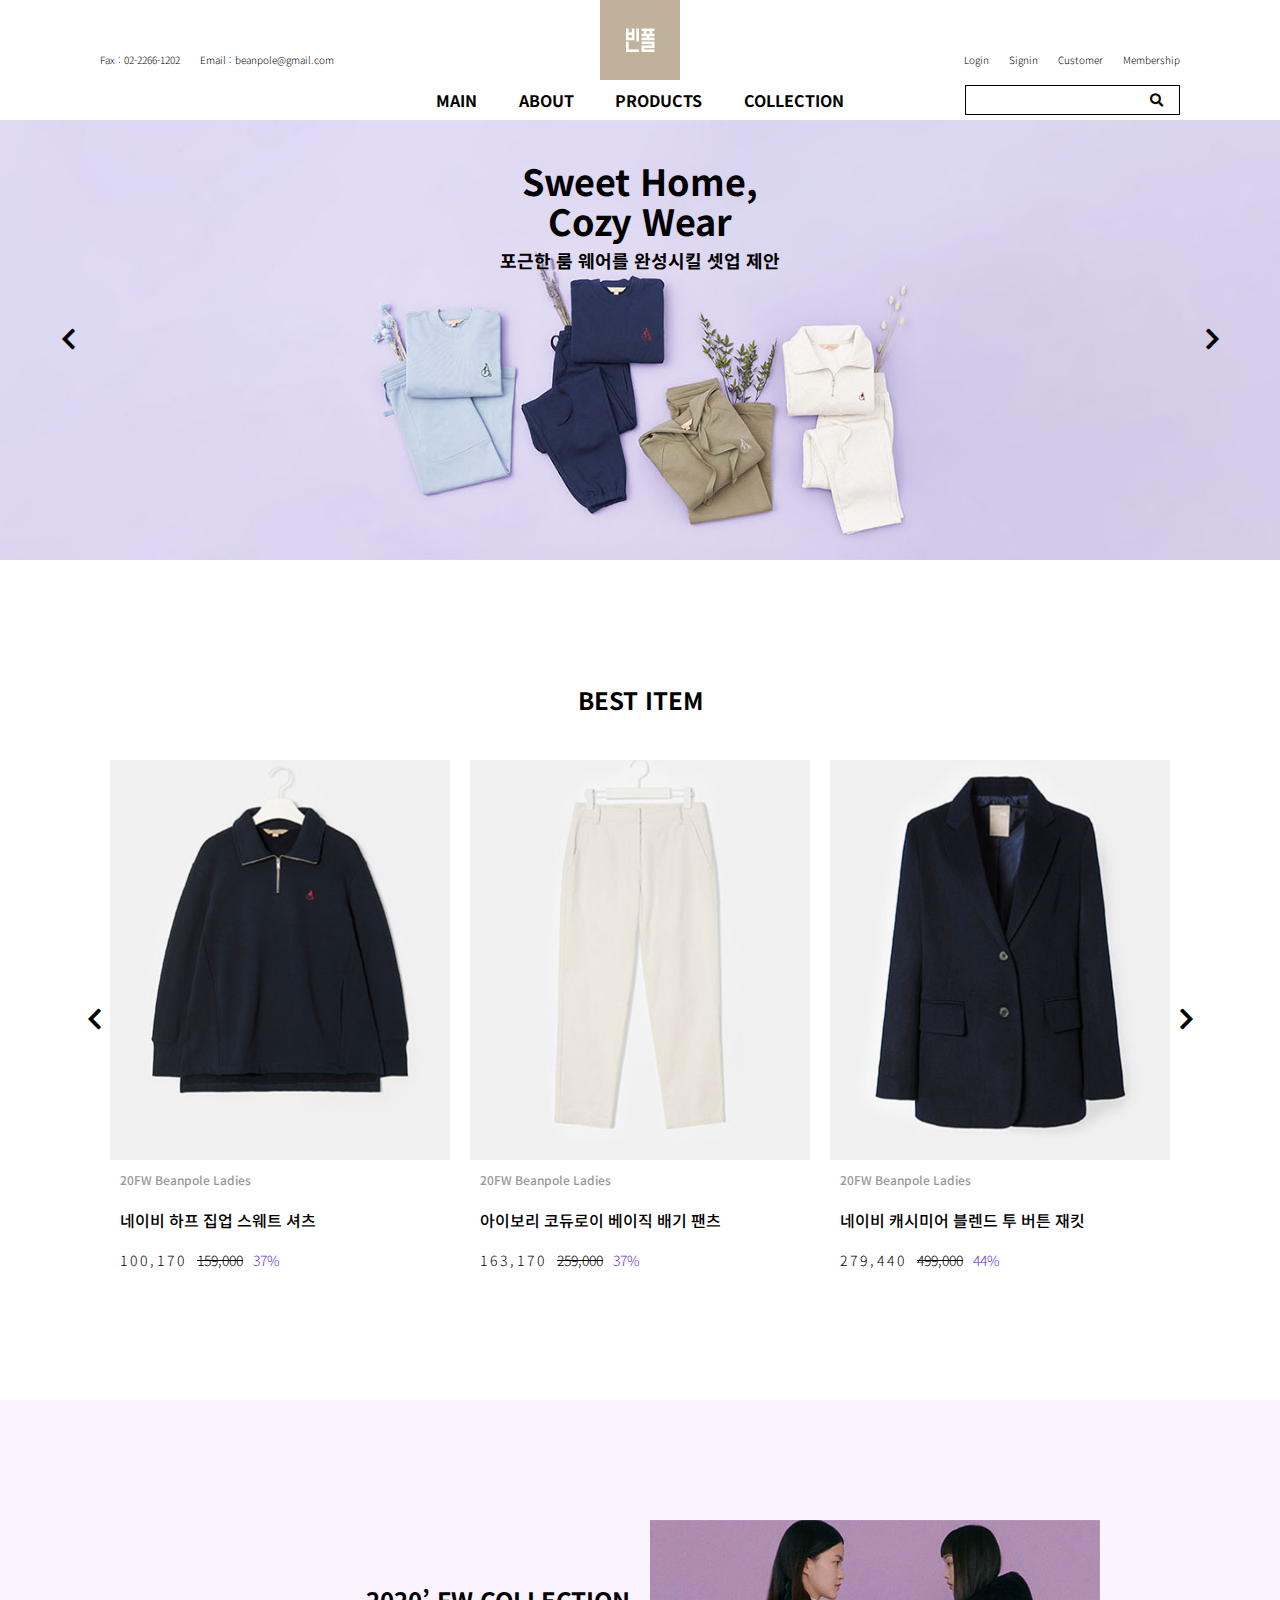
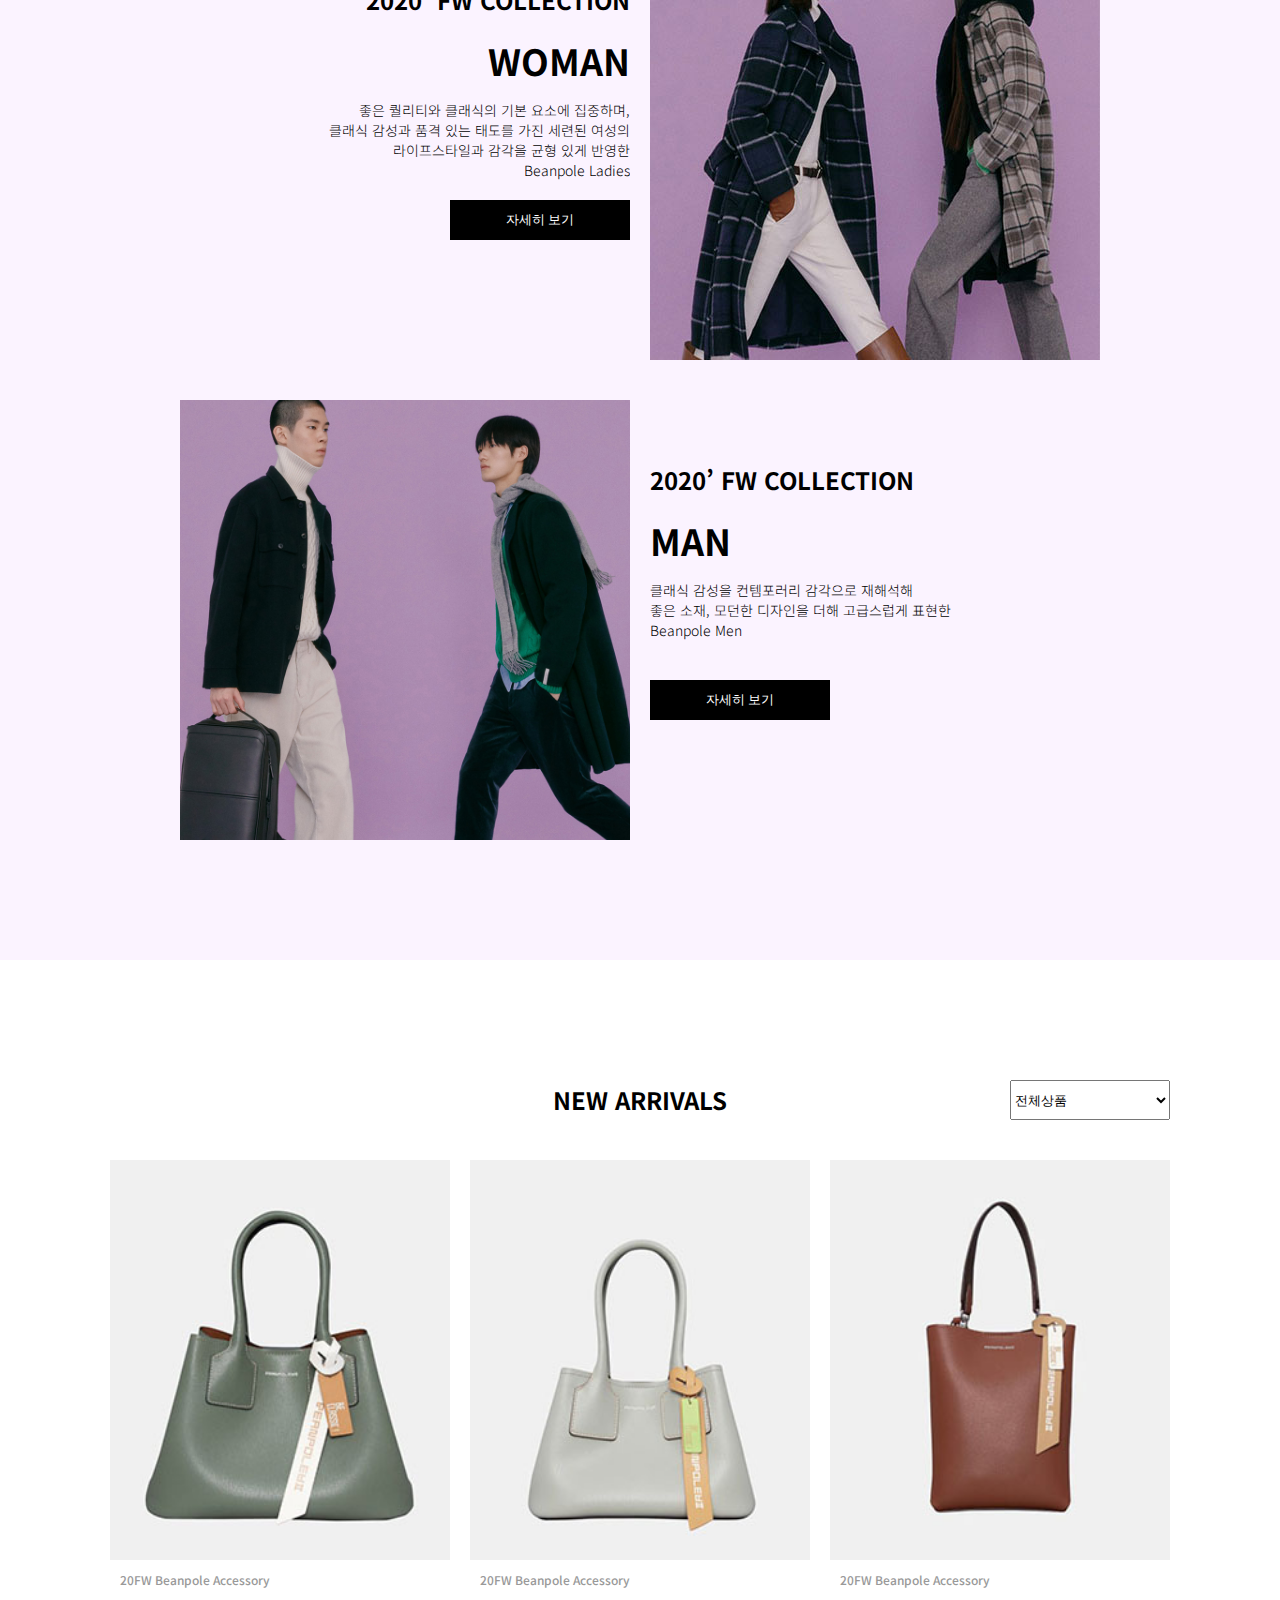
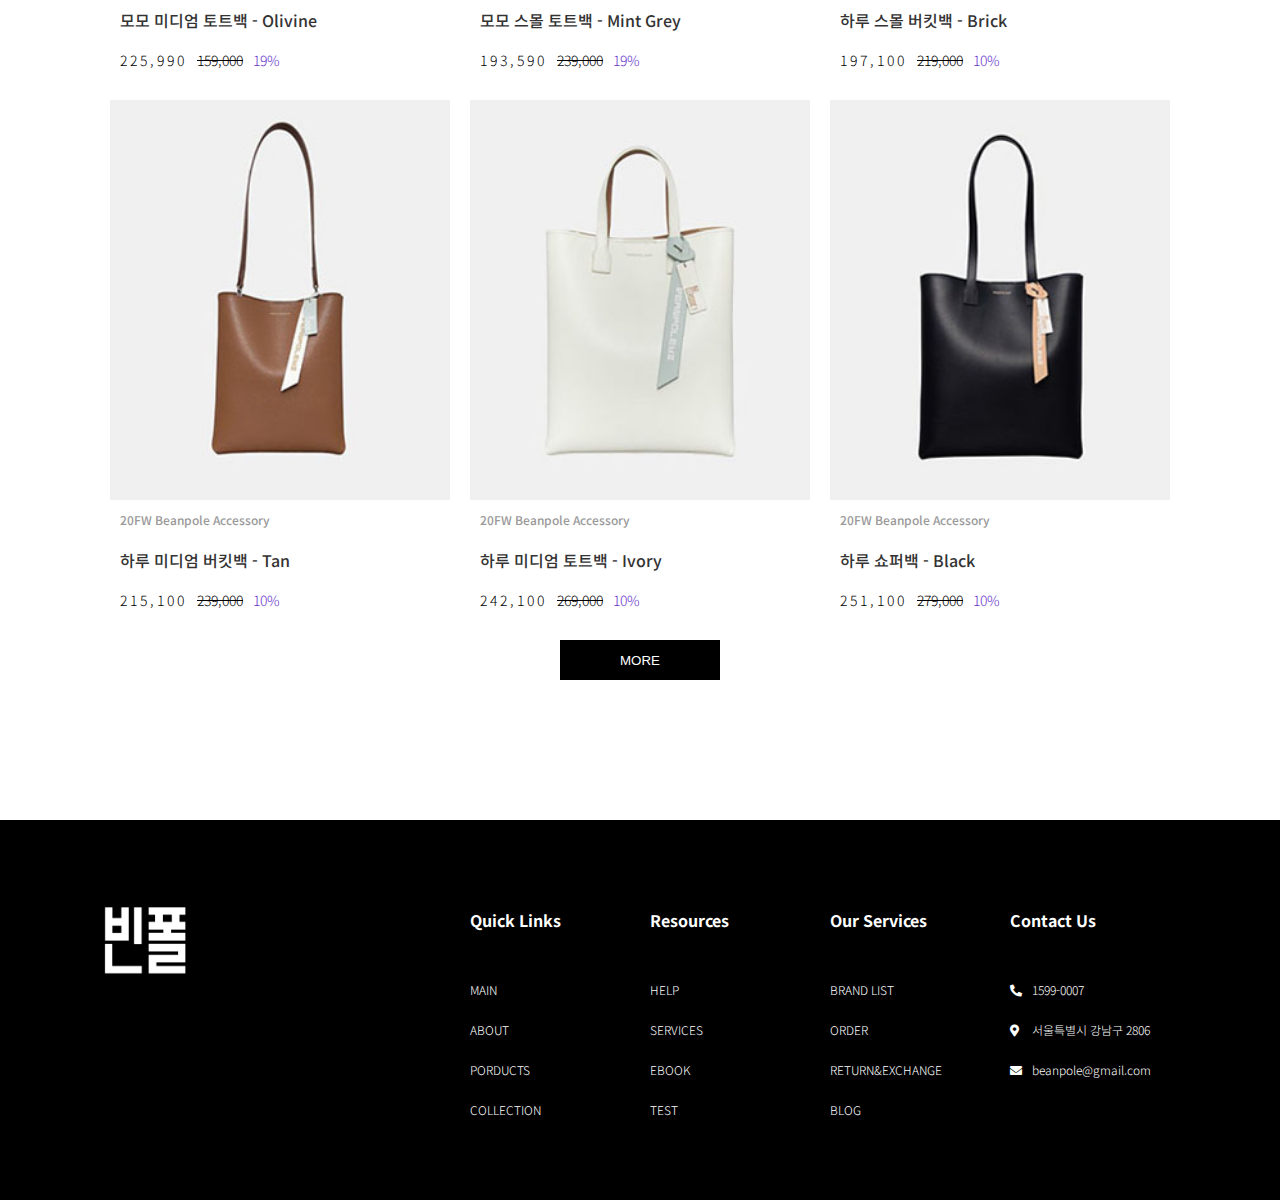
<file: demo/src/main/webapp/WEB-INF/views/beanpole/index.html>
<!DOCTYPE html>
<html lang="ko">

<head>
	<meta charset="UTF-8">
	<meta name="viewport" content="width=device-width">
	<title>Beanpole</title>
	<link rel="icon" href="img/logoB.png">
	<link rel="stylesheet" href="css/reset.css">
	<link rel="stylesheet" href="css/common.css">
	<link rel="stylesheet" href="css/index.css">
	<link rel="stylesheet" href="css/index_mx820.css" media="(max-width:820px)">
	<link rel="stylesheet" href="css/index_mx420.css" media="(max-width:420px)">
</head>

<body>
	<div class="hdrWrap">
		<div class="header">
			<ul class="fl">
				<li>Fax : 02-2266-1202</li>
				<li>Email : beanpole@gmail.com</li>
			</ul>
			
			<h1 class="logo"><a href="index.html"></a></h1>
			
			<ul class="fr">
				<li>Login</li>
				<li>Signin</li>
				<li>Customer</li>
				<li>Membership</li>
			</ul>
		</div>
	</div>

	<div class="menuWrap">
		<div class="menu">
			<ul>
				<li><a href="index.html">main</a></li>
				<li><a href="sub1.html">about</a></li>
				<li><a href="sub2.html">products</a></li>
				<li><a href="sub3.html">collection</a></li>
			</ul>
			<div class="sns">
				<input type="search">
				<button><i class="fas fa-search"></i></button>
			</div>
		</div>
	</div>
	
	<div class="mnWrap">
		<div class="main">
			<div class="image">
				<div class="header">
					<h2>Sweet Home,<br> Cozy Wear</h2>
					<h4>포근한 룸 웨어를 완성시킬 셋업 제안</h4>
				</div>
			</div>
			<div class="btnGroup">
				<button class="btPrev">
					<i class="fas fa-chevron-left"></i>
				</button>
				<button class="btNext">
					<i class="fas fa-chevron-right"></i>
				</button>
			</div>
		</div>
	</div>

	<div class="content cnt1">
		<div class="header">
			<h3>BEST ITEM</h3>
		</div>
		<div class="section clear">
			<div class="article">
				<div class="image i1"></div>
				<div class="segment">
					<h6>20FW Beanpole Ladies</h6>
					<h5>네이비 하프 집업 스웨트 셔츠</h5>
					<ul>
						<li>100,170</li>
						<li><del>159,000</del></li>
						<li>37%</li>
					</ul>
				</div>
			</div>
			<div class="article">
				<div class="image i2"></div>
				<div class="segment">
					<h6>20FW Beanpole Ladies</h6>
					<h5>아이보리 코듀로이 베이직 배기 팬츠</h5>
					<ul>
						<li>163,170</li>
						<li><del>259,000</del></li>
						<li>37%</li>
					</ul>
				</div>
			</div>
			<div class="article">
				<div class="image i3"></div>
				<div class="segment">
					<h6>20FW Beanpole Ladies</h6>
					<h5>네이비 캐시미어 블렌드 투 버튼 재킷</h5>
					<ul>
						<li>279,440</li>
						<li><del>499,000</del></li>
						<li>44%</li>
					</ul>
				</div>
			</div>
			<div class="btnGroup">
				<button class="btPrev">
					<i class="fas fa-chevron-left"></i>
				</button>
				<button class="btNext">
					<i class="fas fa-chevron-right"></i>
				</button>
			</div>
		</div>
	</div>

	<div class="content cnt2">
		<div class="section">
			<div class="article">
				<div class="image i1"></div>
				<div class="segment">
					<h3>2020’ Fw collection</h3>
					<h2>woman</h2>
					<p>
						좋은 퀄리티와 클래식의 기본 요소에 집중하며,
						<br>클래식 감성과 품격 있는 태도를 가진 세련된 여성의
						<br>라이프스타일과 감각을 균형 있게 반영한
						<br>Beanpole Ladies
					</p>
					<div class="btn">
						<button>자세히 보기</button>
					</div>
				</div>
			</div>
			<div class="article">
				<div class="image i2"></div>
				<div class="segment">
					<h3>2020’ Fw collection</h3>
					<h2>man</h2>
					<p>
						클래식 감성을 컨템포러리 감각으로 재해석해
						<br>좋은 소재, 모던한 디자인을 더해 고급스럽게 표현한
						<br>Beanpole Men
					</p>
					<div class="btn">
						<button>자세히 보기</button>
					</div>
				</div>
			</div>
		</div>
	</div>

	<div class="content cnt3">
		<div class="header">
			<h3>new Arrivals</h3>
			<div class="slt">
				<select name="" id="">
					<option value="all">전체상품</option>
					<option value="outer">outer</option>
					<option value="top">top</option>
					<option value="pants">pants</option>
					<option value="acc">acc</option>
					<option value="bag">bag</option>
				</select>
			</div>
		</div>
		<div class="section">
			<div class="article">
				<div class="image i1"></div>
				<div class="segment">
					<h6>20FW Beanpole Accessory</h6>
					<h5>모모 미디엄 토트백 - Olivine</h5>
					<ul>
						<li>225,990</li>
						<li><del>159,000</del></li>
						<li>19%</li>
					</ul>
				</div>
			</div>
			<div class="article">
				<div class="image i2"></div>
				<div class="segment">
					<h6>20FW Beanpole Accessory</h6>
					<h5>모모 스몰 토트백 - Mint Grey</h5>
					<ul>
						<li>193,590</li>
						<li><del>239,000</del></li>
						<li>19%</li>
					</ul>
				</div>
			</div>
			<div class="article">
				<div class="image i3"></div>
				<div class="segment">
					<h6>20FW Beanpole Accessory</h6>
					<h5>하루 스몰 버킷백 - Brick</h5>
					<ul>
						<li>197,100</li>
						<li><del>219,000</del></li>
						<li>10%</li>
					</ul>
				</div>
			</div>
			<div class="article">
				<div class="image i4"></div>
				<div class="segment">
					<h6>20FW Beanpole Accessory</h6>
					<h5>하루 미디엄 버킷백 - Tan</h5>
					<ul>
						<li>215,100</li>
						<li><del>239,000</del></li>
						<li>10%</li>
					</ul>
				</div>
			</div>
			<div class="article">
				<div class="image i5"></div>
				<div class="segment">
					<h6>20FW Beanpole Accessory</h6>
					<h5>하루 미디엄 토트백 - Ivory</h5>
					<ul>
						<li>242,100</li>
						<li><del>269,000</del></li>
						<li>10%</li>
					</ul>
				</div>
			</div>
			<div class="article">
				<div class="image i6"></div>
				<div class="segment">
					<h6>20FW Beanpole Accessory</h6>
					<h5>하루 쇼퍼백 - Black</h5>
					<ul>
						<li>251,100</li>
						<li><del>279,000</del></li>
						<li>10%</li>
					</ul>
				</div>
			</div>
			<div class="btn">
				<button>MORE</button>
			</div>
		</div>
	</div>
	<div class="ftrWrap">
		<div class="footer">
			<h1 class="logo">
				<!--LOGO<br>HERE-->
			</h1>
			<div class="nav">
				<dl>
					<dt>Quick Links</dt>
					<dd>main</dd>
					<dd>about</dd>
					<dd>porducts</dd>
					<dd>collection</dd>
				</dl>
				<dl>
					<dt>Resources</dt>
					<dd>help</dd>
					<dd>services</dd>
					<dd>ebook</dd>
					<dd>test</dd>
				</dl>
				<dl>
					<dt>Our Services</dt>
					<dd>brand list</dd>
					<dd>order</dd>
					<dd>return&amp;exchange</dd>
					<dd>blog</dd>
				</dl>
				<dl>
					<dt>Contact Us</dt>
					<dd>
						<i class="fas fa-phone-alt"></i>1599-0007
					</dd>
					<dd>
						<i class="fas fa-map-marker-alt"></i>&nbsp;서울특별시 강남구 2806
					</dd>
					<dd>
						<i class="fas fa-envelope"></i>beanpole@gmail.com
					</dd>
				</dl>
			</div>
		</div>
	</div>

</body>

</html>
</file>
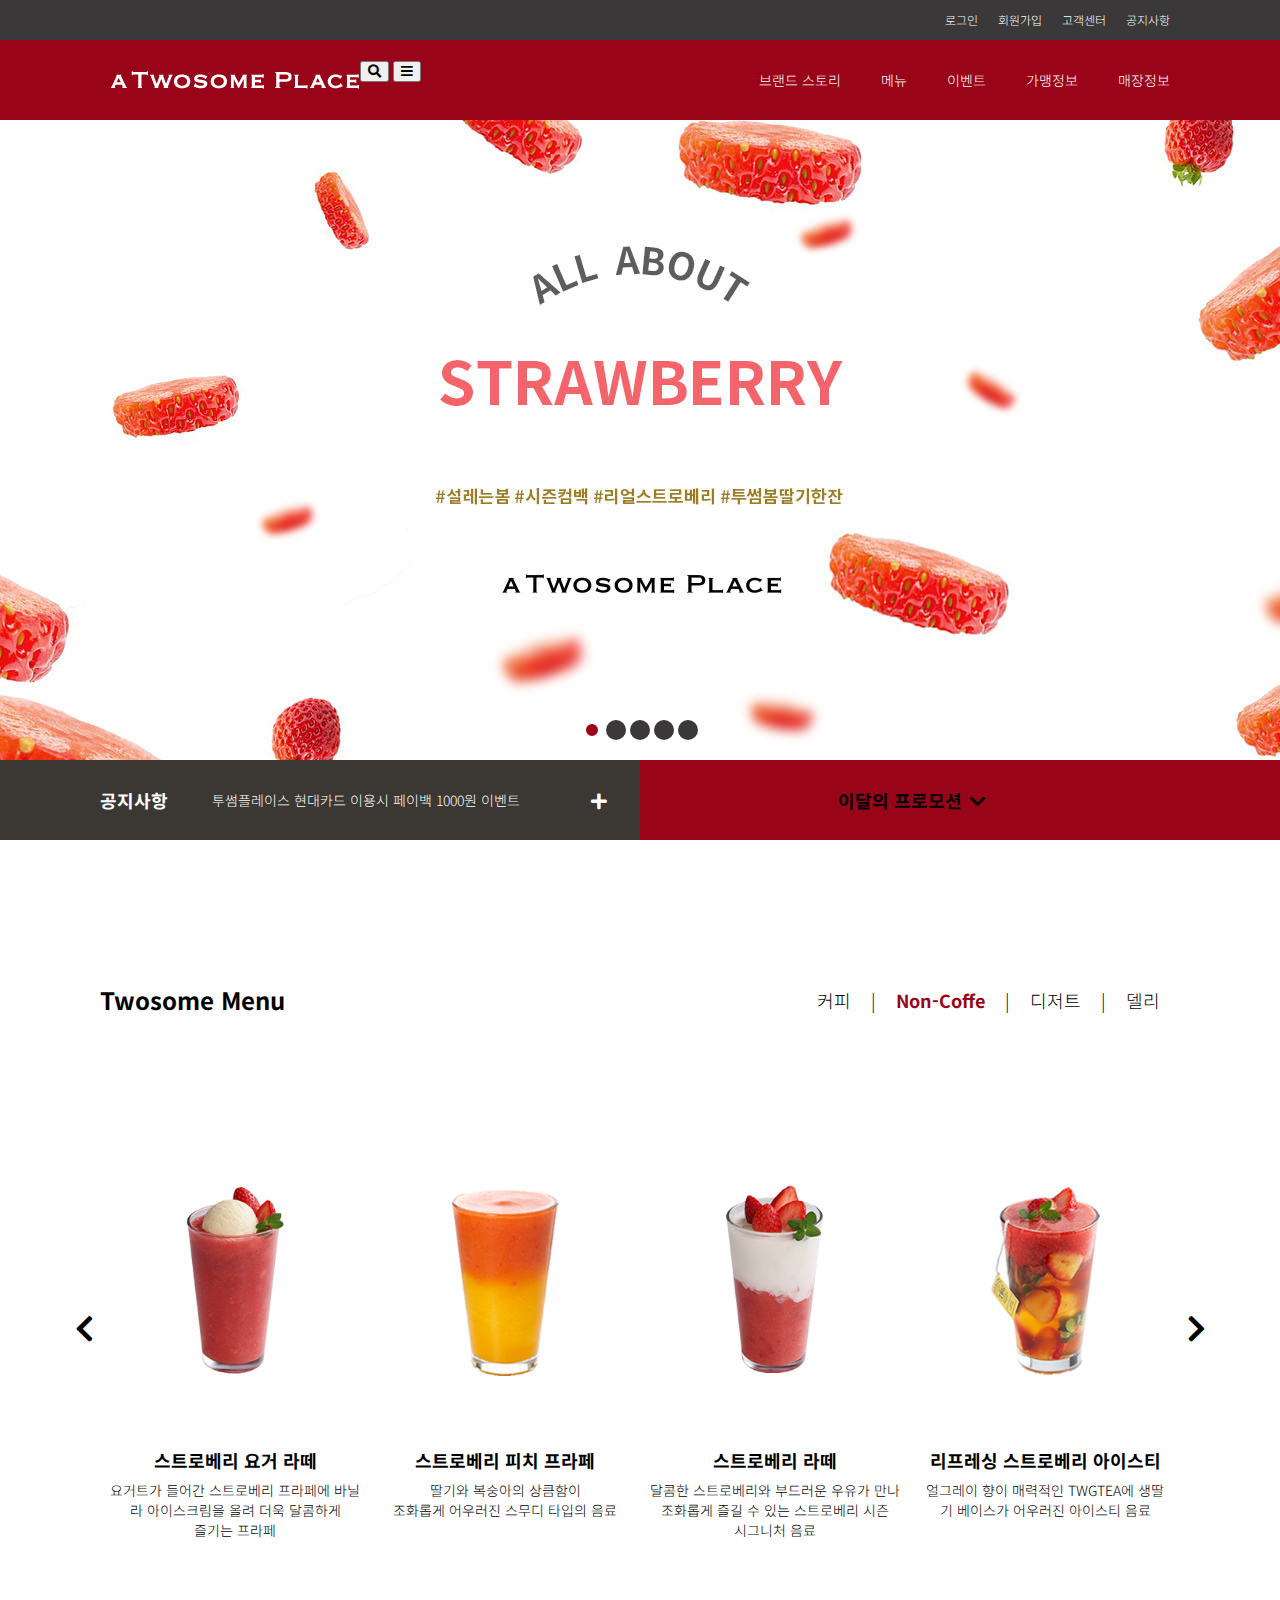
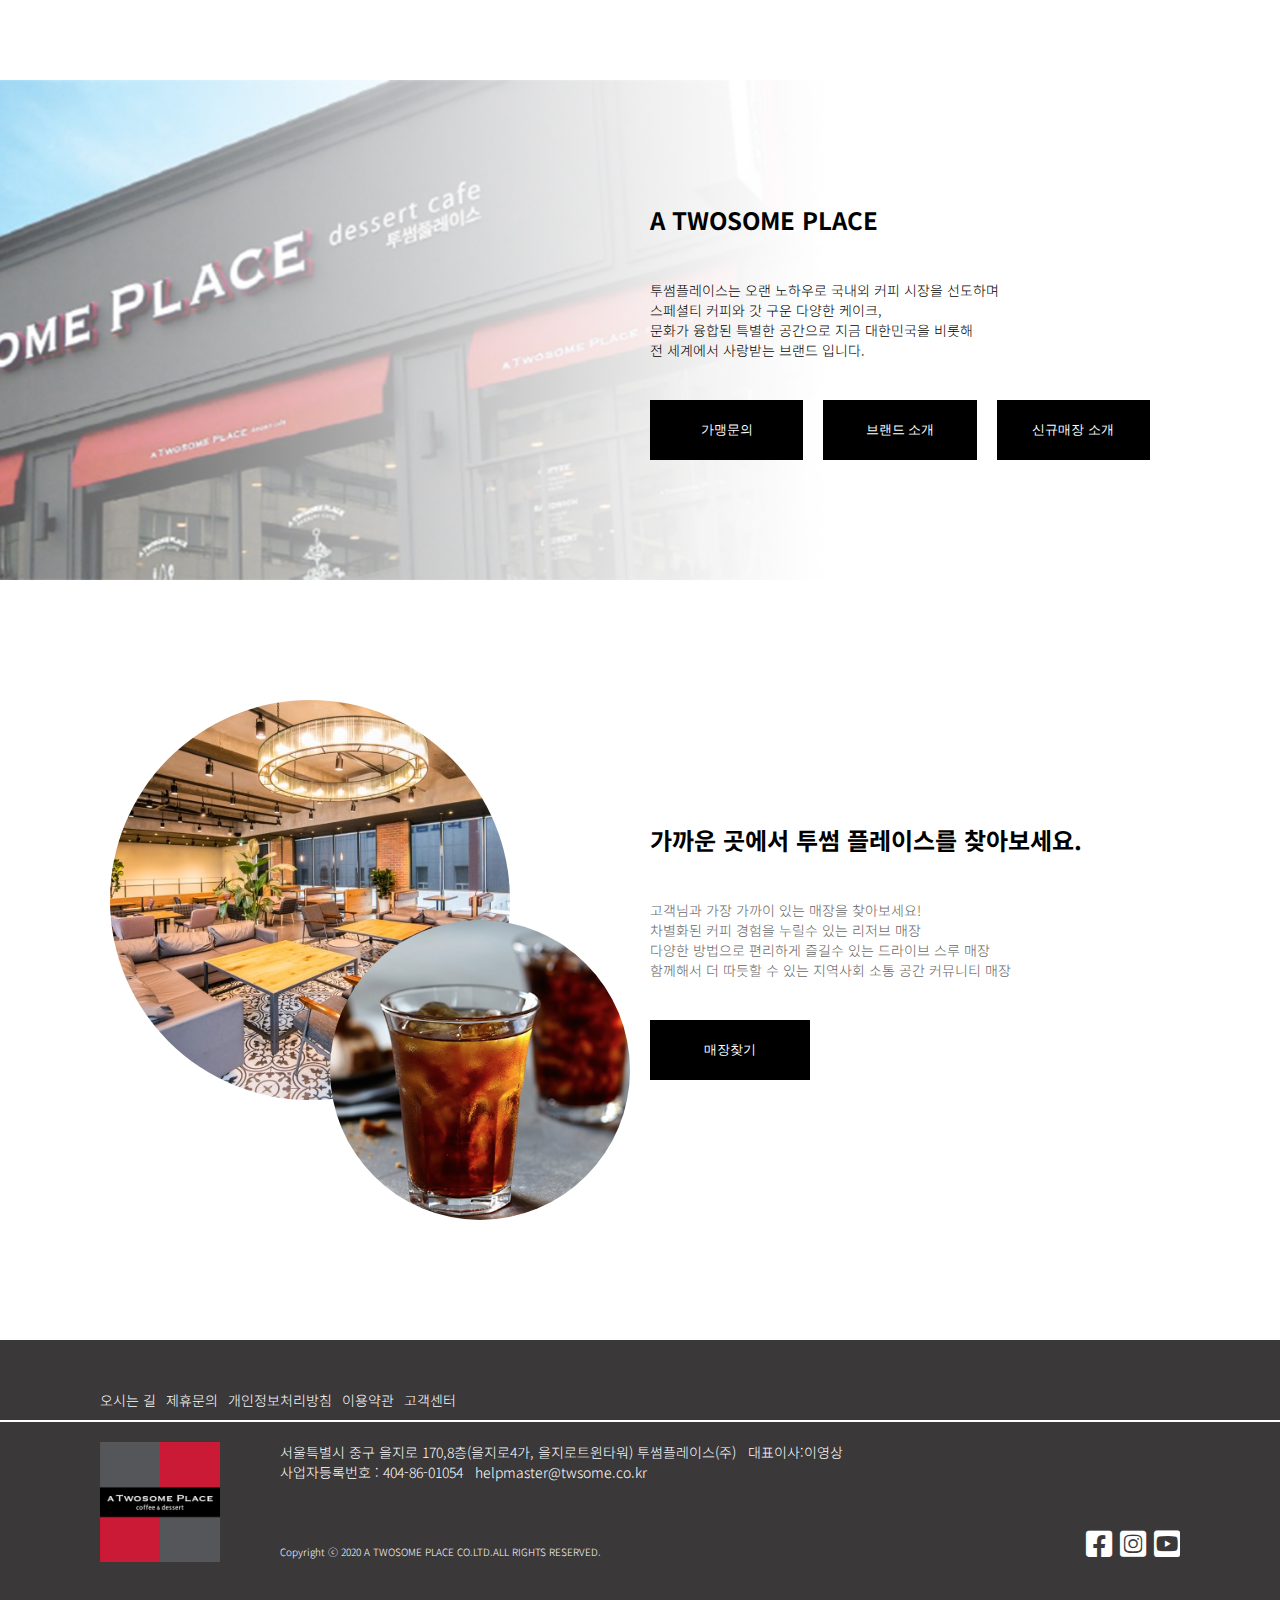
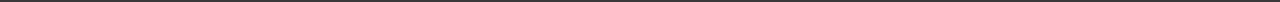
<file: demo/src/main/webapp/WEB-INF/views/twosomeplace/index.html>
<!DOCTYPE html>
<html lang="ko">

<head>
    <meta charset="UTF-8">

    <!--모바일 디바이스 너비만큼 뷰포트의 너비를 조정합니다.-->
    <meta name="viewport" content="width=device-width">

    <title>A Twosome Place</title>
    <link rel="icon" href="img/footerLogo.png">
    <link rel="stylesheet" href="css/reset.css">
    <link rel="stylesheet" href="css/common.css">
    <link rel="stylesheet" href="css/index.css">
    <link rel="stylesheet" href="css/index_mx820.css" media="(max-width:820px)">

    <script>
        //brow변수라는 저장공간 생성
        //brow에 브라우저 정보를 저장

        var brow = navigator.userAgent;
        console.log(brow);

        /*if(조건){조건이 true이면 실행}*/
        if (brow.match('ios | Android | Sysbian | Apple | Samsung | LG | Blackberry | iPhone | iPad | Gallaxy')) {
            //조건이 true이면 실행
            /*window.location.href = ''*/

        }
    </script>

</head>

<body>
    <!--php언어로 외부 문서구조를 불러옵니다.-->
    <div class="menuWrap">
    	<div class="menu">
    		<ul>
    			<li>로그인</li>
    			<li>회원가입</li>
    			<li>고객센터</li>
    			<li>공지사항</li>
    		</ul>
    	</div>
    </div>
    <div class="hdrWrap">
    	<div class="header">
    		<button class="btSearch">
				<i class="fas fa-search"></i>
    		</button>
    		<h1><a href="index.html"></a></h1>
    		<button class="btBars">
				<i class="fas fa-bars"></i>
    		</button>
    		<ul>
    			<li><a href="sub1.html">브랜드 스토리</a></li>
    			<li><a href="sub2.html">메뉴</a></li>
    			<li><a href="sub3.html">이벤트</a></li>
    			<li><a href="">가맹정보</a></li>
    			<li><a href="">매장정보</a></li>
    		</ul>
    	</div>
    </div>

    <div class="mnWrap">
        <input type="radio" name="mnimg" id="b1" checked>
        <input type="radio" name="mnimg" id="b2">
        <input type="radio" name="mnimg" id="b3">
        <input type="radio" name="mnimg" id="b4">
        <input type="radio" name="mnimg" id="b5">
        <div class="mnGroup">
            <div class="mnimg i1"></div>
            <div class="mnimg i2"></div>
            <div class="mnimg i3"></div>
            <div class="mnimg i4"></div>
            <div class="mnimg i5"></div>
        </div>
        <div class="ovMain">
            <div class="c1"><label for="b1"></label></div>
            <div class="c2"><label for="b2"></label></div>
            <div class="c3"><label for="b3"></label></div>
            <div class="c4"><label for="b4"></label></div>
            <div class="c5"><label for="b5"></label></div>
        </div>
    </div>

    <div class="noticeWrap">
        <div class="notice">
            <div class="article art1">
                <div class="segment">
                    <h3 class="logo">공지사항</h3>
                    <p class="text">
                        투썸플레이스 현대카드 이용시 페이백 1000원 이벤트
                    </p>
                    <menu class="icon"><i class="fas fa-plus"></i></menu>
                </div>
            </div>
        </div>
        <div class="notice">
            <div class="article art2">
                <div class="segment">
                    <h3>이달의 프로모션</h3>
                    <menu><i class="fas fa-chevron-left fa-rotate-270"></i></menu>
                </div>
            </div>
        </div>
    </div>
    <div class="content cnt1">
        <div class="header">
            <h2>Twosome Menu</h2>
            <ul>
                <li>커피</li>
                <li>|</li>
                <li>Non-Coffe</li>
                <li>|</li>
                <li>디저트</li>
                <li>|</li>
                <li>델리</li>
            </ul>
        </div>
        <div class="section">
            <div class="article">
                <div class="image i1"></div>
                <h3>스트로베리 요거 라떼</h3>
                <p>
                    요거트가 들어간 스트로베리 프라페에 바닐라 아이스크림을 올려 더욱 달콤하게 <br>즐기는 프라페
                </p>
            </div>
            <div class="article">
                <div class="image i2"></div>
                <h3>스트로베리 피치 프라페</h3>
                <p>
                    딸기와 복숭아의 상큼함이 <br>조화롭게 어우러진 스무디 타입의 음료
                </p>
            </div>
            <div class="article">
                <div class="image i3"></div>
                <h3>스트로베리 라떼</h3>
                <p>
                    달콤한 스트로베리와 부드러운 우유가 만나 조화롭게 즐길 수 있는 스트로베리 시즌 <br>시그니처 음료
                </p>
            </div>
            <div class="article">
                <div class="image i4"></div>
                <h3>리프레싱 스트로베리 아이스티</h3>
                <p>
                    얼그레이 향이 매력적인 TWGTEA에 생딸기 베이스가 어우러진 아이스티 음료
                </p>
            </div>
            <div class="btnGroup">
                <button class="btPrev">
                    <i class="fas fa-chevron-left"></i>
                </button>
                <button class="btNext">
                    <i class="fas fa-chevron-right"></i>
                </button>
            </div>
        </div>
    </div>
    <div class="content cnt2">
        <div class="section">
            <div class="article">
                <div class="segment">
                    <h2>A TWOSOME PLACE</h2>
                    <p>
                        투썸플레이스는 오랜 노하우로 국내외 커피 시장을 선도하며 <br>스페셜티 커피와 갓 구운 다양한 케이크,<br>
                        문화가 융합된 특별한 공간으로 지금 대한민국을
                        비롯해 <br>전 세계에서 사랑받는 브랜드 입니다.
                    </p>
                    <div class="btn">
                        <button>가맹문의</button>
                        <button>브랜드 소개</button>
                        <button>신규매장 소개</button>
                    </div>
                </div>
                <!--<div class="btn">
                    <button>가맹문의</button>
                    <button>브랜드 소개</button>
                    <button>신규매장 소개</button>
                </div>-->

            </div>
        </div>
    </div>
    <div class="content cnt3">
        <div class="section clear">
            <div class="article  clear">
                <div class="image i1"></div>
                <div class="image i2"></div>
            </div>
            <div class="article">
                <div class="segment">
                    <h2>가까운 곳에서 투썸 플레이스를 찾아보세요.</h2>
                    <p>
                        고객님과 가장 가까이 있는 매장을 찾아보세요!
                        <br>차별화된 커피 경험을 누릴수 있는 리저브 매장
                        <br>다양한 방법으로 편리하게 즐길수 있는 드라이브 스루 매장
                        <br>함께해서 더 따듯할 수 있는 지역사회 소통 공간 커뮤니티 매장
                    </p>
                    <div class="btn">
                        <button>매장찾기</button>
                    </div>
                </div>

            </div>
        </div>
    </div>
    

    <div class="ftrWrap">
    <div class="footer">
        <div class="header">
            <ul>
                <li>오시는 길</li>
                <li>제휴문의</li>
                <li>개인정보처리방침</li>
                <li>이용약관</li>
                <li>고객센터</li>
            </ul>
        </div>
    </div>
    <hr>
    <div class="section">
        <h1><a href=""></a></h1>
        <p>
            서울특별시 중구 을지로 170,8층(을지로4가, 을지로트윈타워) 투썸플레이스(주)&nbsp;&nbsp;&nbsp;대표이사:이영상
            <br>사업자등록번호 : 404-86-01054&nbsp;&nbsp;&nbsp;helpmaster@twsome.co.kr
        </p>
        <p>
            Copyright ⓒ 2020 A TWOSOME PLACE CO.LTD.ALL RIGHTS RESERVED.
        </p>
        <menu>
            <i class="fab fa-facebook-square"></i>
            <i class="fab fa-instagram-square"></i>
            <i class="fab fa-youtube-square"></i>
        </menu>
    </div>
</div>

</body></html>
</file>
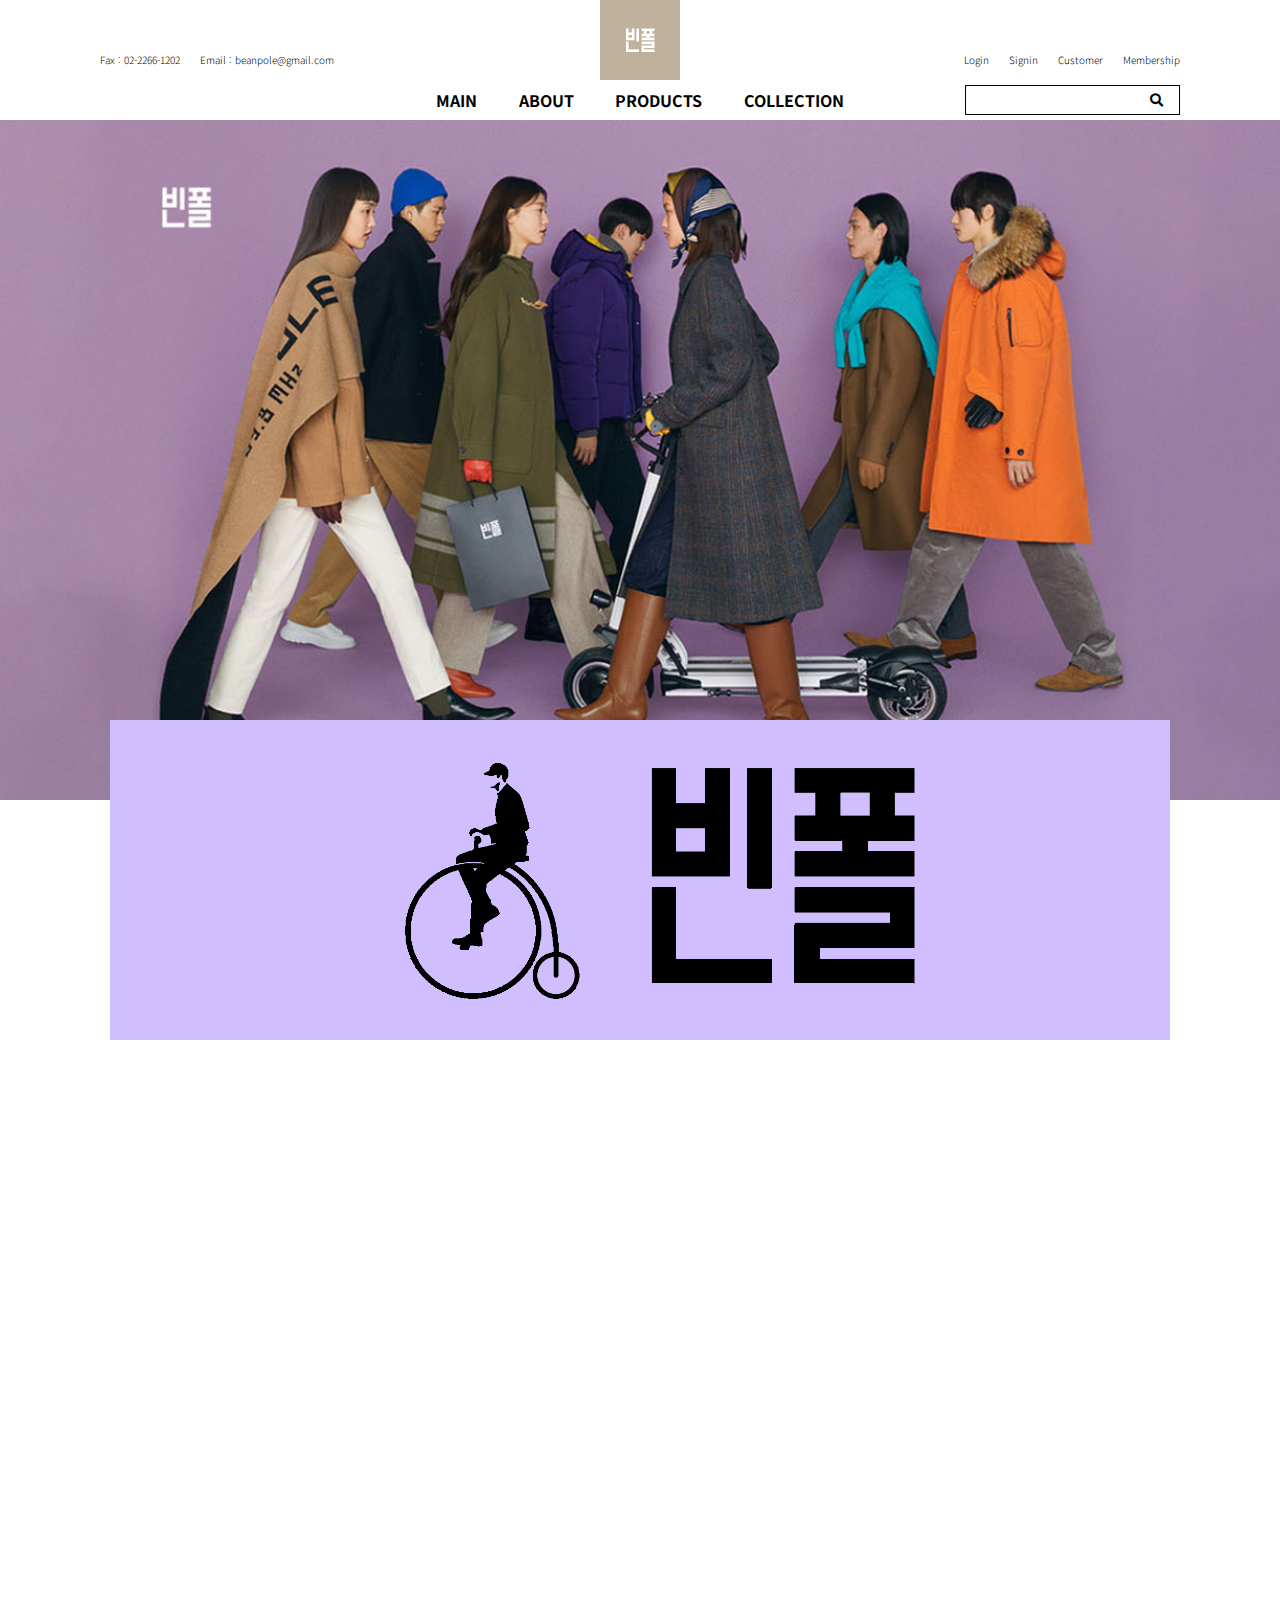
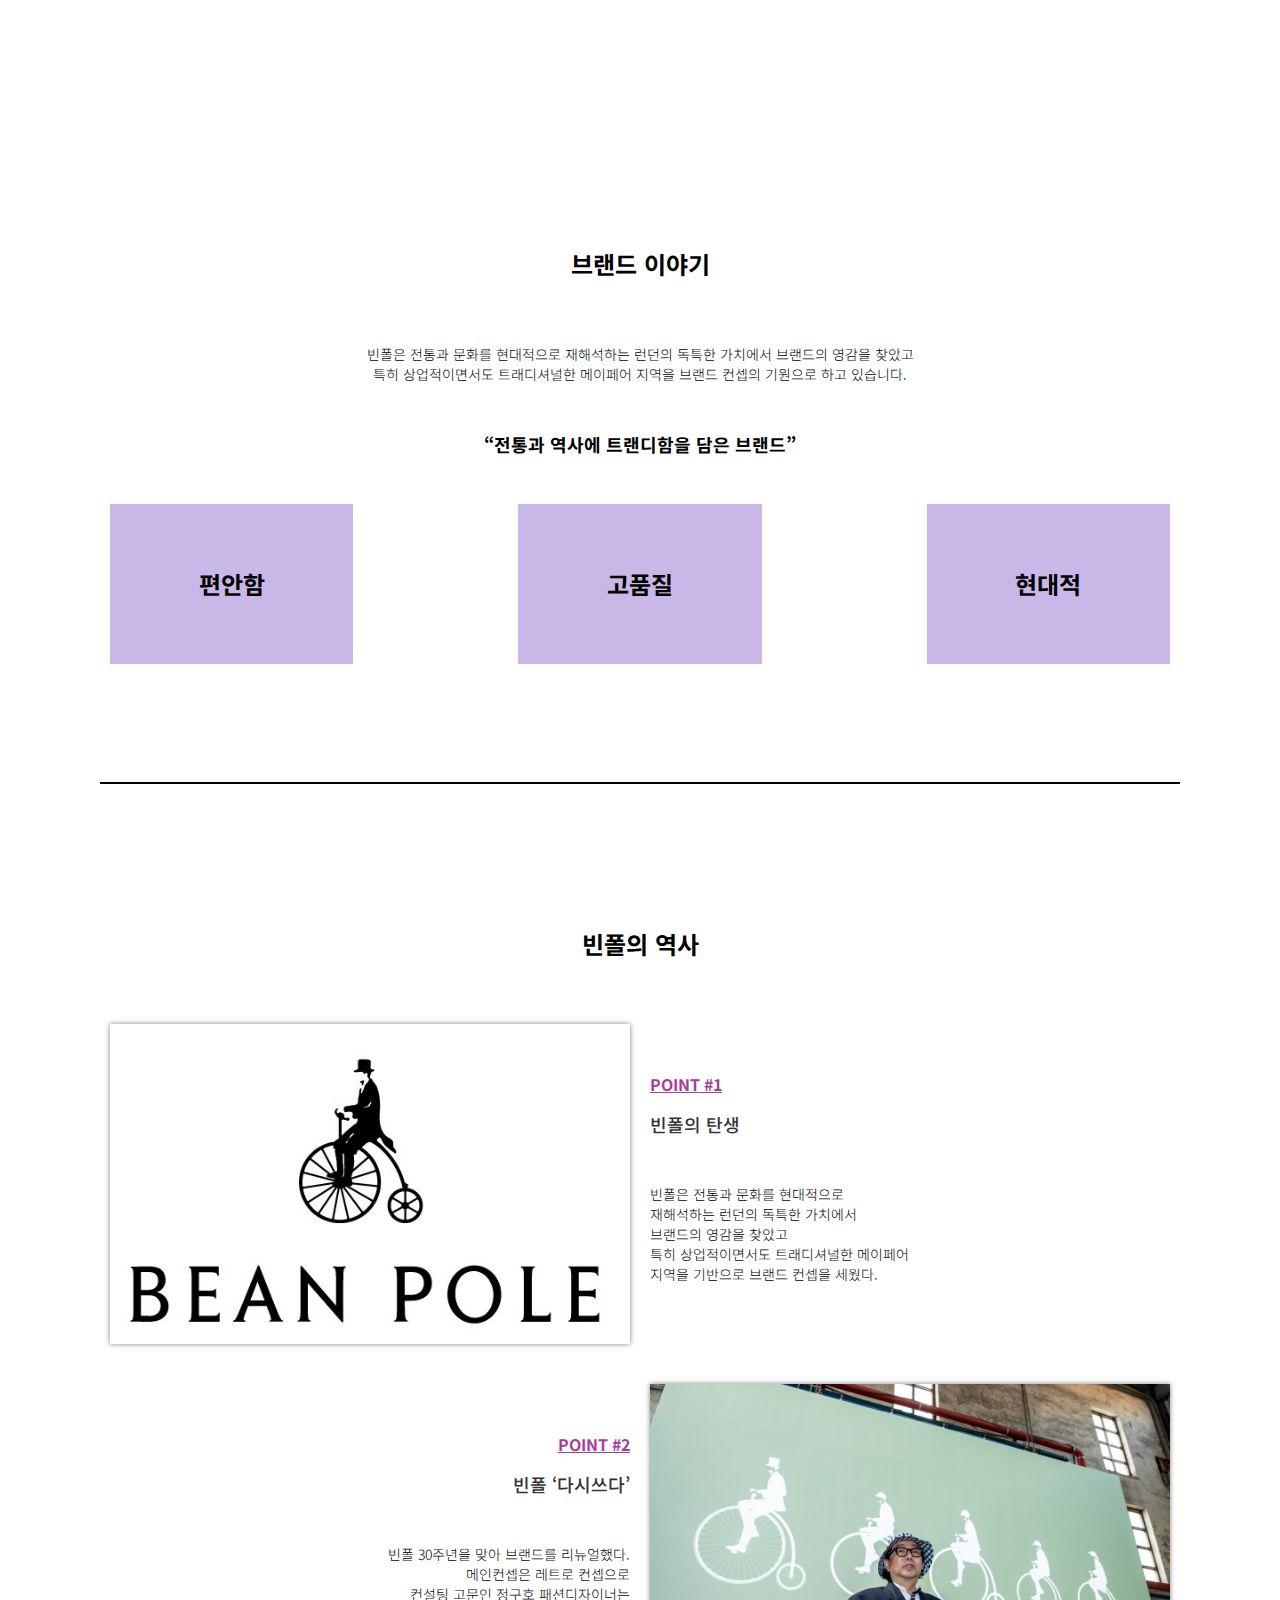
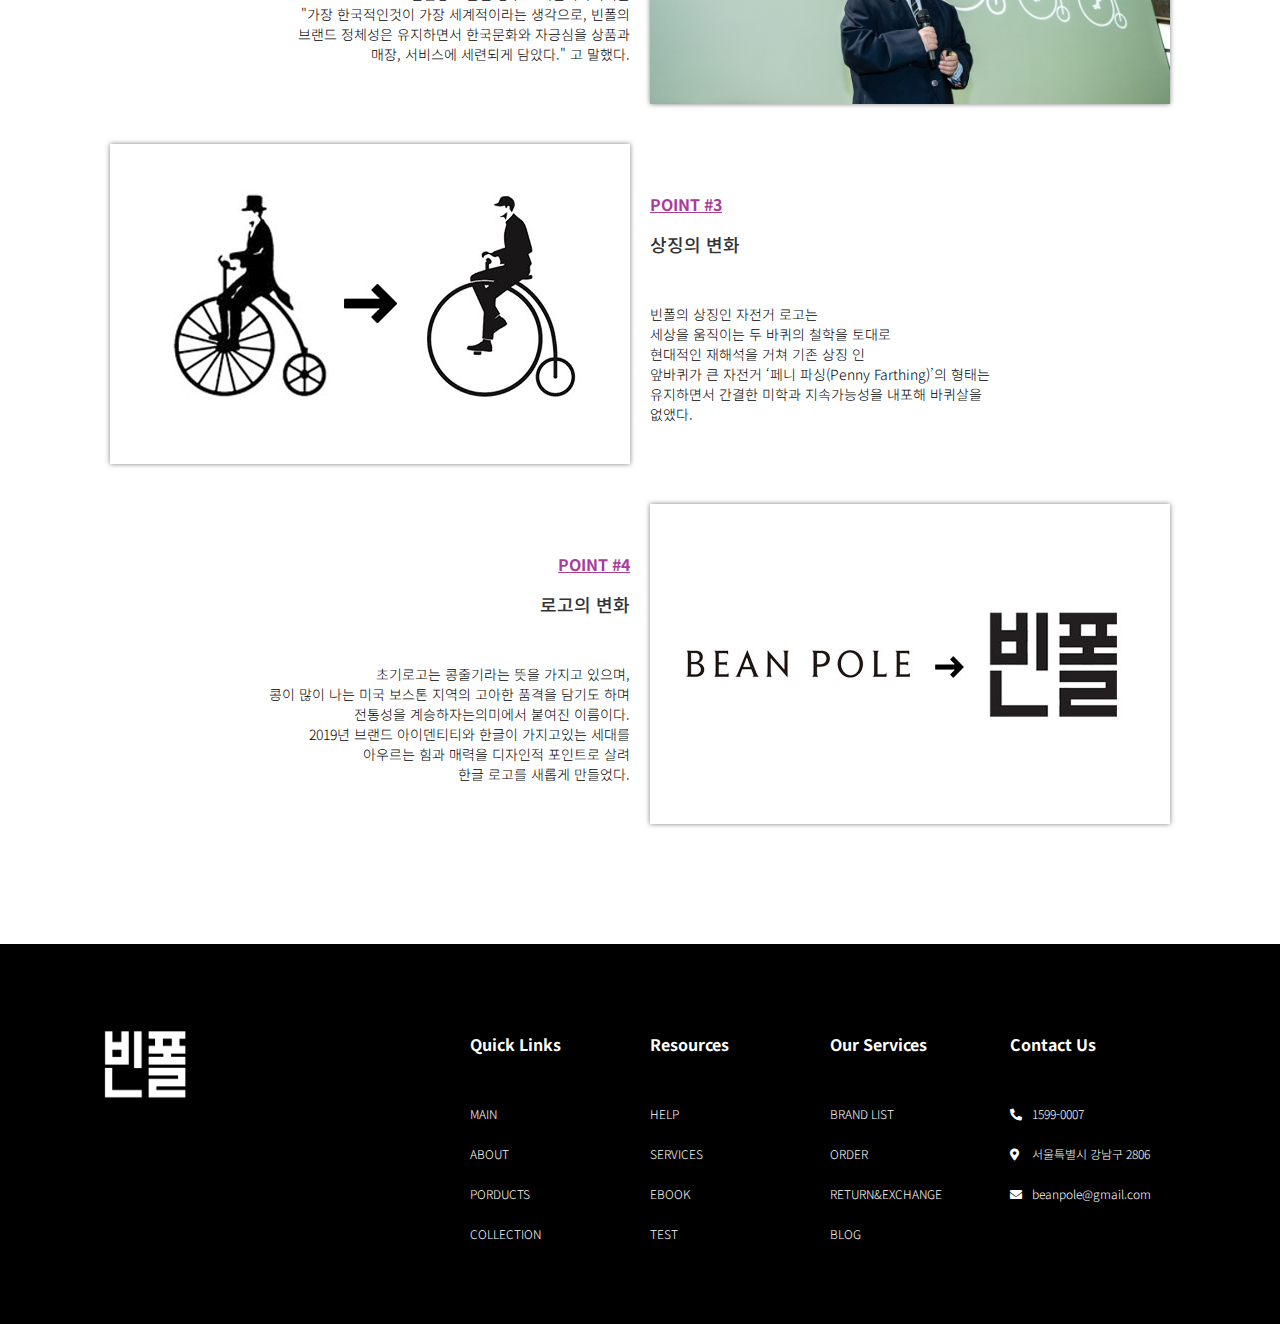
<file: demo/src/main/webapp/WEB-INF/views/beanpole/sub1.html>
<!DOCTYPE html>
<html lang="ko">

<head>
	<meta charset="UTF-8">
	<meta name="viewport" content="width=device-width">
	<title>Beanpole</title>
	<link rel="icon" href="img/logoB.png">
	<link rel="stylesheet" href="css/reset.css">
	<link rel="stylesheet" href="css/common.css">
	<link rel="stylesheet" href="css/sub1.css">
	<link rel="stylesheet" href="css/sub1_mx820.css" media="(max-width:820px)">
	<link rel="stylesheet" href="css/sub1_mx420.css" media="(max-width:420px)">
</head>

<body>
	<div class="hdrWrap">
		<div class="header">
			<ul class="fl">
				<li>Fax : 02-2266-1202</li>
				<li>Email : beanpole@gmail.com</li>
			</ul>
			<h1 class="logo"><a href="index.html"></a></h1>
			<ul class="fr">
				<li>Login</li>
				<li>Signin</li>
				<li>Customer</li>
				<li>Membership</li>
			</ul>
		</div>
	</div>

	<div class="menuWrap">
		<div class="menu">
			<ul>
				<li><a href="index.html">main</a></li>
				<li><a href="sub1.html">about</a></li>
				<li><a href="sub2.html">products</a></li>
				<li><a href="sub3.html">collection</a></li>
			</ul>
			<div class="sns">
				<input type="search">
				<button><i class="fas fa-search"></i></button>
			</div>
		</div>
	</div>


	<div class="mnWrap">
		<div class="main">
			<div class="image"></div>
		</div>
	</div>

	<div class="ovMain">
		<div class="section">
			<div class="image"></div>
			<div class="mov">
				<iframe width="100%" height="640" src="https://www.youtube.com/embed/V8w2eLPKdcA?autoplay=1&mute=1" frameborder="0" allow="accelerometer; autoplay; clipboard-write; encrypted-media; gyroscope; picture-in-picture" allowfullscreen></iframe>
			</div>
		</div>
	</div>


	<div class="content cnt1">
		<div class="header">
			<h3>브랜드 이야기</h3>
			<p>
				빈폴은 전통과 문화를 현대적으로 재해석하는 런던의 독특한 가치에서 브랜드의 영감을 찾았고<br>
				특히 상업적이면서도 트래디셔널한 메이페어 지역을 브랜드 컨셉의 기원으로 하고 있습니다.
			</p>
			<h4>“전통과 역사에 트랜디함을 담은 브랜드”</h4>
		</div>
		<div class="section">
			<div class="article">
				<div class="segment">
					<h3>편안함</h3>
				</div>
			</div>
			<div class="article">
				<div class="segment">
					<h3>고품질</h3>
				</div>
			</div>
			<div class="article">
				<div class="segment">
					<h3>현대적</h3>
				</div>
			</div>
		</div>
	</div>
	<hr>
	<div class="content cnt2">
		<div class="header">
			<h3>빈폴의 역사</h3>
		</div>
		<div class="section clear">
			<div class="article">
				<div class="image i1"></div>
				<div class="segment">
					<h5><span><u>POINT #1</u></span></h5>
					<h4>빈폴의 탄생</h4>
					<p>
						빈폴은 전통과 문화를 현대적으로
						<br>재해석하는 런던의 독특한 가치에서
						<br>브랜드의 영감을 찾았고
						<br>특히 상업적이면서도 트래디셔널한 메이페어
						<br>지역을 기반으로 브랜드 컨셉을 세웠다.
					</p>
				</div>
			</div>
			<div class="article">
				<div class="image i2"></div>
				<div class="segment">
					<h5><span><u>POINT #2</u></span></h5>
					<h4>빈폴 ‘다시쓰다’</h4>
					<p>
						빈폴 30주년을 맞아 브랜드를 리뉴얼했다.
						<br>메인컨셉은 레트로 컨셉으로
						<br>컨설팅 고문인 정구호 패션디자이너는
						<br>"가장 한국적인것이 가장 세계적이라는 생각으로, 빈폴의 <br>브랜드 정체성은 유지하면서 한국문화와 자긍심을 상품과 <br>매장, 서비스에 세련되게 담았다." 고 말했다.
					</p>
				</div>
			</div>
			<div class="article">
				<div class="image i3"></div>
				<div class="segment">
					<h5><span><u>POINT #3</u></span></h5>
					<h4>상징의 변화</h4>
					<p>
						빈폴의 상징인 자전거 로고는
						<br>세상을 움직이는 두 바퀴의 철학을 토대로
						<br>현대적인 재해석을 거쳐 기존 상징 인
						<br>앞바퀴가 큰 자전거 ‘페니 파싱(Penny Farthing)’의 형태는 <br>유지하면서 간결한 미학과 지속가능성을 내포해 바퀴살을 <br>없앴다.
					</p>
				</div>
			</div>
			<div class="article">
				<div class="image i4"></div>
				<div class="segment">
					<h5><span><u>POINT #4</u></span></h5>
					<h4>로고의 변화</h4>
					<p>
						초기로고는 콩줄기라는 뜻을 가지고 있으며,
						<br>콩이 많이 나는 미국 보스톤 지역의 고아한 품격을 담기도 하며
						<br>전통성을 계승하자는의미에서 붙여진 이름이다.
						<br>2019년 브랜드 아이덴티티와 한글이 가지고있는 세대를 <br>아우르는 힘과 매력을 디자인적 포인트로 살려
						<br>한글 로고를 새롭게 만들었다.
					</p>
				</div>
			</div>
		</div>
	</div>

	<div class="ftrWrap">
		<div class="footer">
			<h1 class="logo">
				<!--LOGO<br>HERE-->
			</h1>
			<div class="nav">
				<dl>
					<dt>Quick Links</dt>
					<dd>main</dd>
					<dd>about</dd>
					<dd>porducts</dd>
					<dd>collection</dd>
				</dl>
				<dl>
					<dt>Resources</dt>
					<dd>help</dd>
					<dd>services</dd>
					<dd>ebook</dd>
					<dd>test</dd>
				</dl>
				<dl>
					<dt>Our Services</dt>
					<dd>brand list</dd>
					<dd>order</dd>
					<dd>return&amp;exchange</dd>
					<dd>blog</dd>
				</dl>
				<dl>
					<dt>Contact Us</dt>
					<dd>
						<i class="fas fa-phone-alt"></i>1599-0007
					</dd>
					<dd>
						<i class="fas fa-map-marker-alt"></i>&nbsp;서울특별시 강남구 2806
					</dd>
					<dd>
						<i class="fas fa-envelope"></i>beanpole@gmail.com
					</dd>
				</dl>
			</div>
		</div>
	</div>

</body></html>
</file>
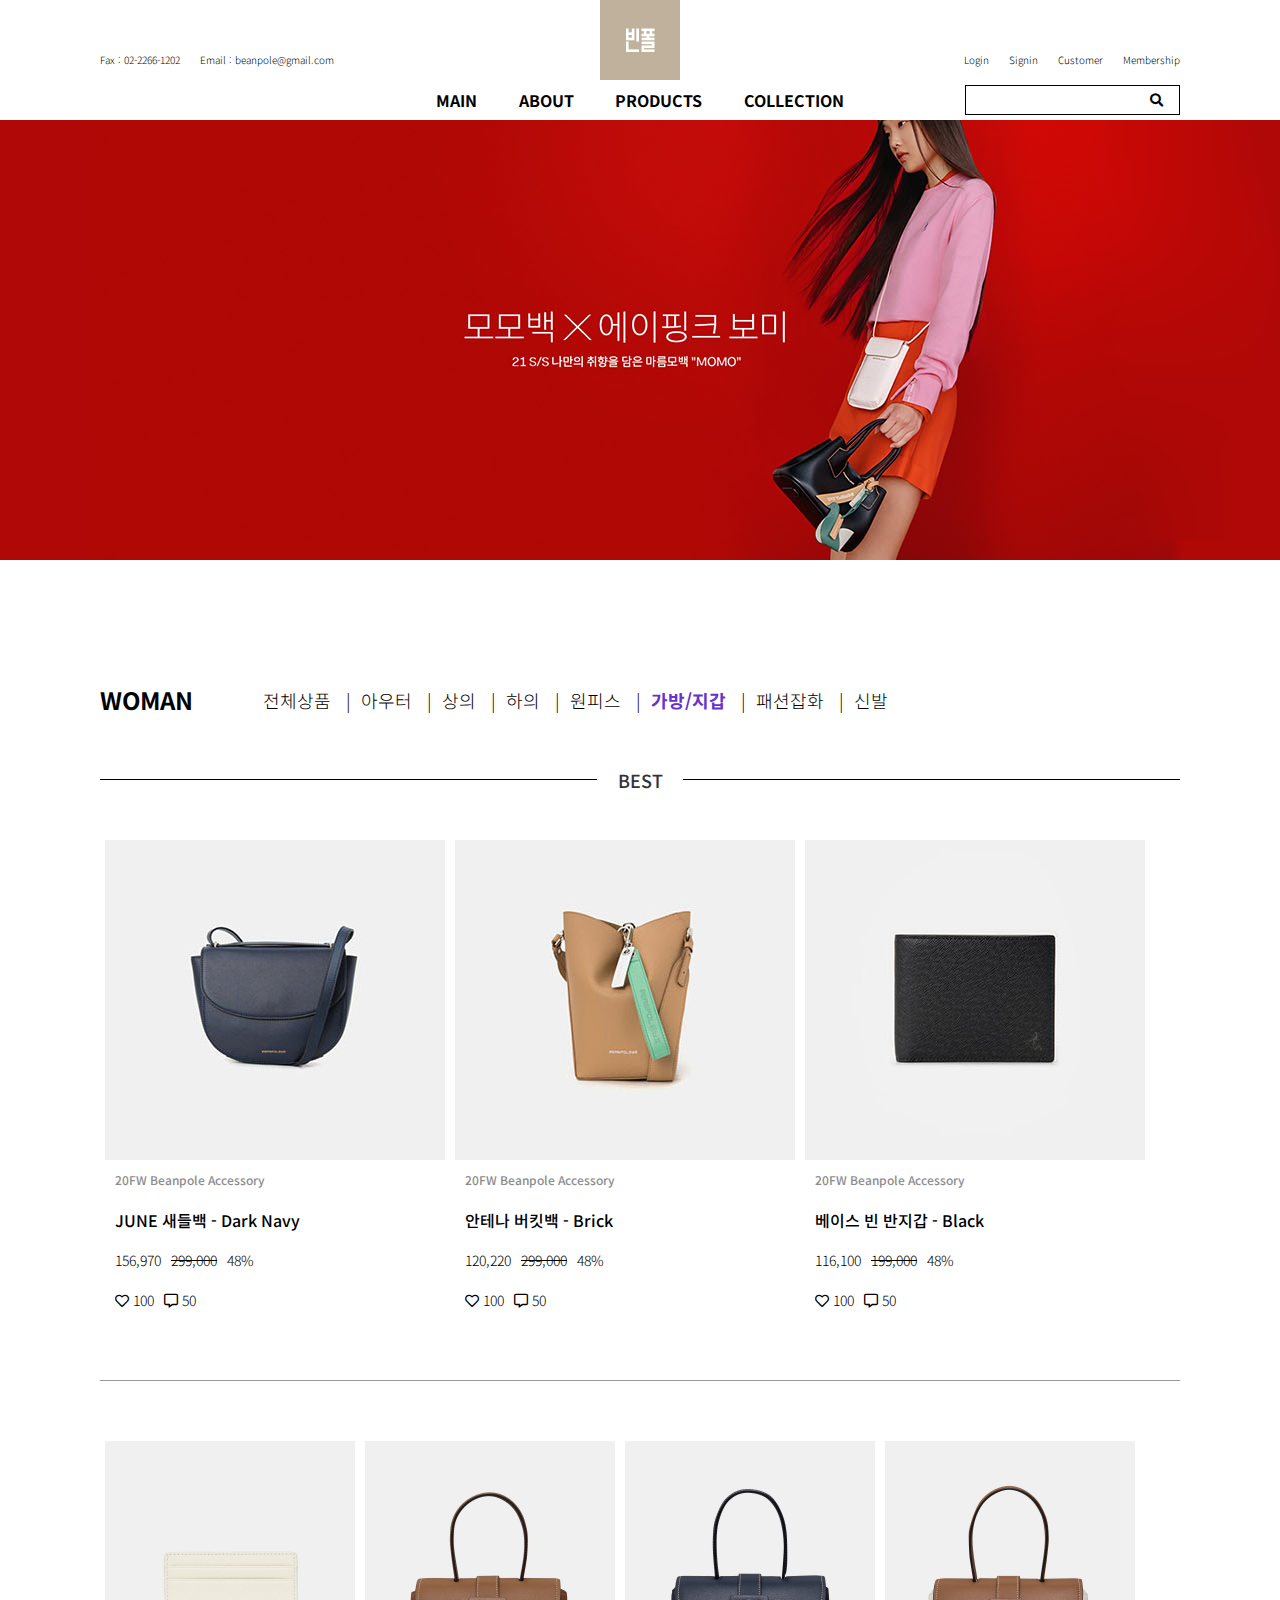
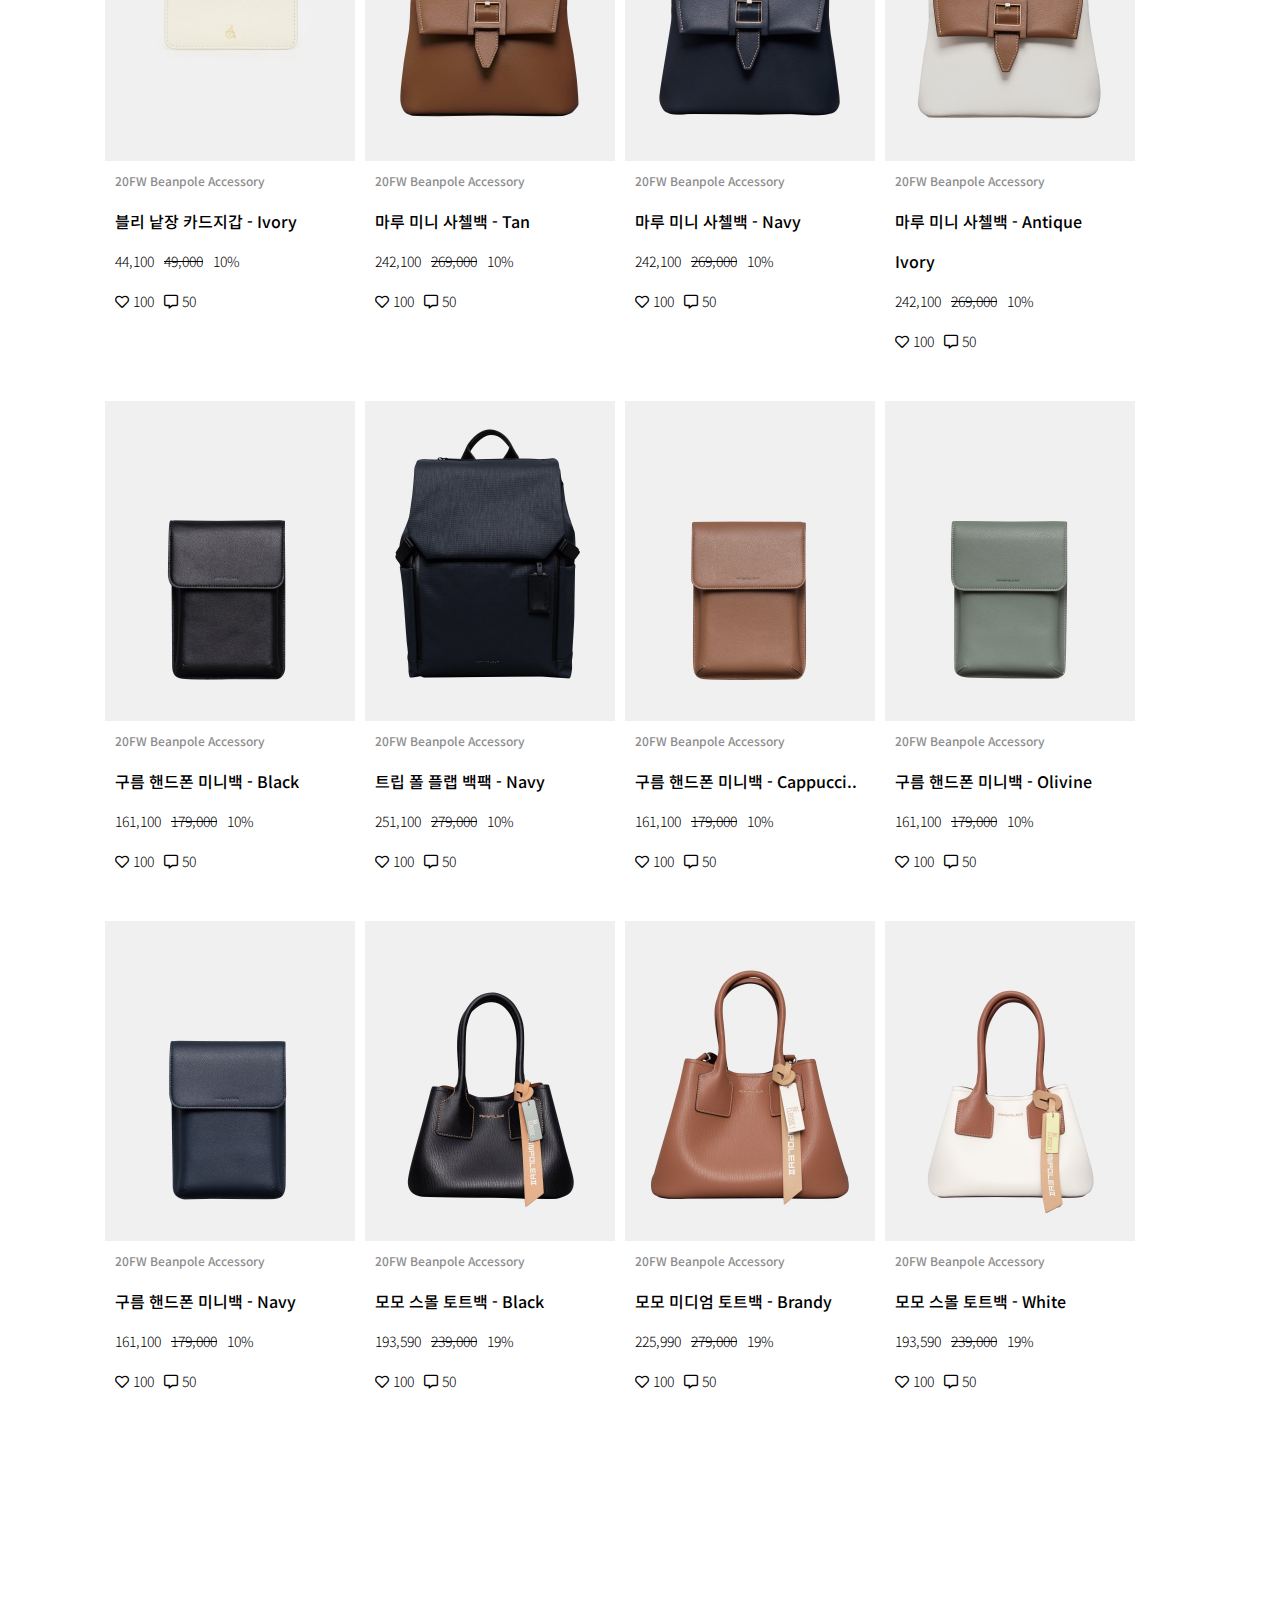
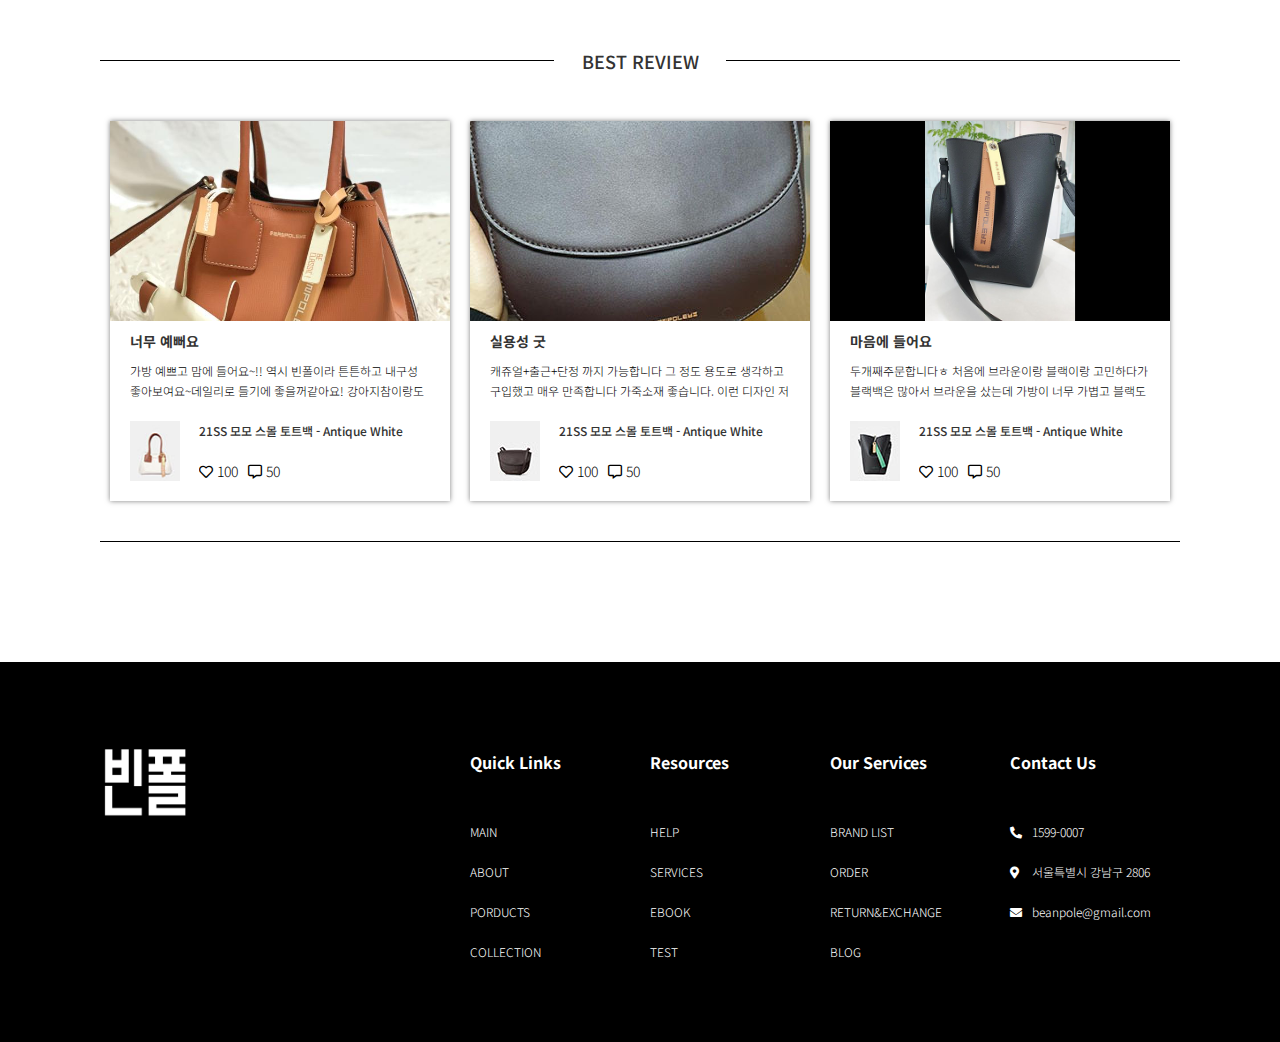
<file: demo/src/main/webapp/WEB-INF/views/beanpole/sub2.html>
<!DOCTYPE html>
<html lang="ko">

<head>
	<meta charset="UTF-8">
	<meta name="viewport" content="width=device-width">
	<title>Beanpole</title>
	<link rel="icon" href="img/logoB.png">
	<link rel="stylesheet" href="css/reset.css">
	<link rel="stylesheet" href="css/common.css">
	<link rel="stylesheet" href="css/sub2.css">
	<link rel="stylesheet" href="css/sub2_mx820.css" media="(max-width:820px)">
	<link rel="stylesheet" href="css/sub2_mx420.css" media="(max-width:420px)">
</head>

<body>
	<div class="hdrWrap">
		<div class="header">
			<ul class="fl">
				<li>Fax : 02-2266-1202</li>
				<li>Email : beanpole@gmail.com</li>
			</ul>
			<h1 class="logo"><a href="index.html"></a></h1>
			<ul class="fr">
				<li>Login</li>
				<li>Signin</li>
				<li>Customer</li>
				<li>Membership</li>
			</ul>
		</div>
	</div>

	<div class="menuWrap">
		<div class="menu">
			<ul>
				<li><a href="index.html">main</a></li>
				<li><a href="sub1.html">about</a></li>
				<li><a href="sub2.html">products</a></li>
				<li><a href="sub3.html">collection</a></li>
			</ul>
			<div class="sns">
				<input type="search">
				<button><i class="fas fa-search"></i></button>
			</div>
		</div>
	</div>



	<div class="mnWrap">
		<div class="main">
			<div class="image"></div>
		</div>
	</div>

	<div class="content cnt1">
		<div class="header">
			<h3>WOMAN</h3>
			<ul>
				<li>전체상품&nbsp;&nbsp;&nbsp;|</li>
				<li>아우터&nbsp;&nbsp;&nbsp;|</li>
				<li>상의&nbsp;&nbsp;&nbsp;|</li>
				<li>하의&nbsp;&nbsp;&nbsp;|</li>
				<li>원피스&nbsp;&nbsp;&nbsp;|</li>
				<li><span>가방/지갑</span>&nbsp;&nbsp;&nbsp;|</li>
				<li>패션잡화&nbsp;&nbsp;&nbsp;|</li>
				<li>신발</li>
			</ul>
		</div>
		<div class="section best">
			<div class="header">
				<h4 class="title">BEST</h4>
			</div>
			<div class="article">
				<div class="image i1"></div>
				<div class="segment">
					<h6>20FW Beanpole Accessory</h6>
					<h5>JUNE 새들백 - Dark Navy</h5>
					<ul class="price">
						<li>156,970</li>
						<li><del>299,000</del></li>
						<li>48%</li>
					</ul>
					<ul class="icon">
						<li>
							<i class="far fa-heart"></i>&nbsp;100
						</li>
						<li>
							<i class="far fa-comment-alt"></i>&nbsp;50
						</li>
					</ul>
				</div>
			</div>
			<div class="article">
				<div class="image i2"></div>
				<div class="segment">
					<h6>20FW Beanpole Accessory</h6>
					<h5>안테나 버킷백 - Brick</h5>
					<ul class="price">
						<li>120,220</li>
						<li><del>299,000</del></li>
						<li>48%</li>
					</ul>
					<ul class="icon">
						<li>
							<i class="far fa-heart"></i>&nbsp;100
						</li>
						<li>
							<i class="far fa-comment-alt"></i>&nbsp;50
						</li>
					</ul>
				</div>
			</div>
			<div class="article">
				<div class="image i3"></div>
				<div class="segment">
					<h6>20FW Beanpole Accessory</h6>
					<h5>베이스 빈 반지갑 - Black</h5>
					<ul class="price">
						<li>116,100</li>
						<li><del>199,000</del></li>
						<li>48%</li>
					</ul>
					<ul class="icon">
						<li>
							<i class="far fa-heart"></i>&nbsp;100
						</li>
						<li>
							<i class="far fa-comment-alt"></i>&nbsp;50
						</li>
					</ul>
				</div>
			</div>
		</div>


		<hr>


		<div class="section product">
			<div class="article">
				<div class="image i1"></div>
				<div class="segment">
					<h6>20FW Beanpole Accessory</h6>
					<h5>블리 낱장 카드지갑 - Ivory</h5>
					<ul class="price">
						<li>44,100</li>
						<li><del>49,000</del></li>
						<li>10%</li>
					</ul>
					<ul class="icon">
						<li>
							<i class="far fa-heart"></i>&nbsp;100
						</li>
						<li>
							<i class="far fa-comment-alt"></i>&nbsp;50
						</li>
					</ul>
				</div>
			</div>
			<div class="article">
				<div class="image i2"></div>
				<div class="segment">
					<h6>20FW Beanpole Accessory</h6>
					<h5>마루 미니 사첼백 - Tan</h5>
					<ul class="price">
						<li>242,100</li>
						<li><del>269,000</del></li>
						<li>10%</li>
					</ul>
					<ul class="icon">
						<li>
							<i class="far fa-heart"></i>&nbsp;100
						</li>
						<li>
							<i class="far fa-comment-alt"></i>&nbsp;50
						</li>
					</ul>
				</div>
			</div>
			<div class="article">
				<div class="image i3"></div>
				<div class="segment">
					<h6>20FW Beanpole Accessory</h6>
					<h5>마루 미니 사첼백 - Navy</h5>
					<ul class="price">
						<li>242,100</li>
						<li><del>269,000</del></li>
						<li>10%</li>
					</ul>
					<ul class="icon">
						<li>
							<i class="far fa-heart"></i>&nbsp;100
						</li>
						<li>
							<i class="far fa-comment-alt"></i>&nbsp;50
						</li>
					</ul>
				</div>
			</div>
			<div class="article">
				<div class="image i4"></div>
				<div class="segment">
					<h6>20FW Beanpole Accessory</h6>
					<h5>마루 미니 사첼백 - Antique Ivory</h5>
					<ul class="price">
						<li>242,100</li>
						<li><del>269,000</del></li>
						<li>10%</li>
					</ul>
					<ul class="icon">
						<li>
							<i class="far fa-heart"></i>&nbsp;100
						</li>
						<li>
							<i class="far fa-comment-alt"></i>&nbsp;50
						</li>
					</ul>
				</div>
			</div>
			<div class="article">
				<div class="image i5"></div>
				<div class="segment">
					<h6>20FW Beanpole Accessory</h6>
					<h5>구름 핸드폰 미니백 - Black</h5>
					<ul class="price">
						<li>161,100</li>
						<li><del>179,000</del></li>
						<li>10%</li>
					</ul>
					<ul class="icon">
						<li>
							<i class="far fa-heart"></i>&nbsp;100
						</li>
						<li>
							<i class="far fa-comment-alt"></i>&nbsp;50
						</li>
					</ul>
				</div>
			</div>
			<div class="article">
				<div class="image i6"></div>
				<div class="segment">
					<h6>20FW Beanpole Accessory</h6>
					<h5>트립 폴 플랩 백팩 - Navy</h5>
					<ul class="price">
						<li>251,100</li>
						<li><del>279,000</del></li>
						<li>10%</li>
					</ul>
					<ul class="icon">
						<li>
							<i class="far fa-heart"></i>&nbsp;100
						</li>
						<li>
							<i class="far fa-comment-alt"></i>&nbsp;50
						</li>
					</ul>
				</div>
			</div>
			<div class="article">
				<div class="image i7"></div>
				<div class="segment">
					<h6>20FW Beanpole Accessory</h6>
					<h5>구름 핸드폰 미니백 - Cappucci..</h5>
					<ul class="price">
						<li>161,100</li>
						<li><del>179,000</del></li>
						<li>10%</li>
					</ul>
					<ul class="icon">
						<li>
							<i class="far fa-heart"></i>&nbsp;100
						</li>
						<li>
							<i class="far fa-comment-alt"></i>&nbsp;50
						</li>
					</ul>
				</div>
			</div>
			<div class="article">
				<div class="image i8"></div>
				<div class="segment">
					<h6>20FW Beanpole Accessory</h6>
					<h5>구름 핸드폰 미니백 - Olivine</h5>
					<ul class="price">
						<li>161,100</li>
						<li><del>179,000</del></li>
						<li>10%</li>
					</ul>
					<ul class="icon">
						<li>
							<i class="far fa-heart"></i>&nbsp;100
						</li>
						<li>
							<i class="far fa-comment-alt"></i>&nbsp;50
						</li>
					</ul>
				</div>
			</div>
			<div class="article">
				<div class="image i9"></div>
				<div class="segment">
					<h6>20FW Beanpole Accessory</h6>
					<h5>구름 핸드폰 미니백 - Navy</h5>
					<ul class="price">
						<li>161,100</li>
						<li><del>179,000</del></li>
						<li>10%</li>
					</ul>
					<ul class="icon">
						<li>
							<i class="far fa-heart"></i>&nbsp;100
						</li>
						<li>
							<i class="far fa-comment-alt"></i>&nbsp;50
						</li>
					</ul>
				</div>
			</div>
			<div class="article">
				<div class="image i10"></div>
				<div class="segment">
					<h6>20FW Beanpole Accessory</h6>
					<h5>모모 스몰 토트백 - Black</h5>
					<ul class="price">
						<li>193,590</li>
						<li><del>239,000</del></li>
						<li>19%</li>
					</ul>
					<ul class="icon">
						<li>
							<i class="far fa-heart"></i>&nbsp;100
						</li>
						<li>
							<i class="far fa-comment-alt"></i>&nbsp;50
						</li>
					</ul>
				</div>
			</div>
			<div class="article">
				<div class="image i11"></div>
				<div class="segment">
					<h6>20FW Beanpole Accessory</h6>
					<h5>모모 미디엄 토트백 - Brandy</h5>
					<ul class="price">
						<li>225,990</li>
						<li><del>279,000</del></li>
						<li>19%</li>
					</ul>
					<ul class="icon">
						<li>
							<i class="far fa-heart"></i>&nbsp;100
						</li>
						<li>
							<i class="far fa-comment-alt"></i>&nbsp;50
						</li>
					</ul>
				</div>
			</div>
			<div class="article">
				<div class="image i12"></div>
				<div class="segment">
					<h6>20FW Beanpole Accessory</h6>
					<h5>모모 스몰 토트백 - White</h5>
					<ul class="price">
						<li>193,590</li>
						<li><del>239,000</del></li>
						<li>19%</li>
					</ul>
					<ul class="icon">
						<li>
							<i class="far fa-heart"></i>&nbsp;100
						</li>
						<li>
							<i class="far fa-comment-alt"></i>&nbsp;50
						</li>
					</ul>
				</div>
			</div>
		</div>
	</div>
	<hr>
	<div class="content cnt2">
		<div class="section clear">
			<div class="header">
				<h4 class="title">BEST REVIEW</h4>
			</div>
			<div class="article">
				<div class="image i1">
					<!--리뷰사진-->
				</div>
				<div class="segment">
					<div class="reivew">
						<h6>너무 예뻐요</h6>
						<p>
							가방 예쁘고 맘에 들어요~!! 역시 빈폴이라 튼튼하고 내구성 좋아보여요~데일리로 들기에 좋을꺼같아요!
							강아지참이랑도 너무 잘어울려서 좋아요!
						</p>
					</div>
					<div class="smallProduct">
						<div class="image i1">
							<!--리뷰 상품사진-->
						</div>
						<div class="header">
							<h6>21SS 모모 스몰 토트백 - Antique White</h6>
							<ul>
								<li>
									<i class="far fa-heart"></i>&nbsp;100
								</li>
								<li>
									<i class="far fa-comment-alt"></i>&nbsp;50
								</li>
							</ul>
						</div>
					</div>
				</div>
			</div>
			<div class="article">
				<div class="image i2">
					<!--리뷰사진-->
				</div>
				<div class="segment">
					<div class="reivew">
						<h6>실용성 굿</h6>
						<p>
							캐쥬얼+출근+단정 까지 가능합니다 그 정도 용도로 생각하고 구입했고 매우 만족합니다 가죽소재 좋습니다. 이런 디자인 저렴한게 많은데 물건도꽤많이들어갑니다 1회용마스크 들어감
						</p>
					</div>
					<div class="smallProduct">
						<div class="image i2">
							<!--리뷰 상품사진-->
						</div>
						<div class="header">
							<h6>21SS 모모 스몰 토트백 - Antique White</h6>
							<ul>
								<li>
									<i class="far fa-heart"></i>&nbsp;100
								</li>
								<li>
									<i class="far fa-comment-alt"></i>&nbsp;50
								</li>
							</ul>
						</div>
					</div>
				</div>
			</div>
			<div class="article">
				<div class="image i3">
					<!--리뷰사진-->
				</div>
				<div class="segment">
					<div class="reivew">
						<h6>마음에 들어요</h6>
						<p>
							두개째주문합니다ㅎ 처음에 브라운이랑 블랙이랑 고민하다가 블랙백은 많아서 브라운을 샀는데 가방이 너무 가볍고 블랙도 주문했어요
						</p>
					</div>
					<div class="smallProduct i3">
						<div class="image i3">
							<!--리뷰 상품사진-->
						</div>
						<div class="header">
							<h6>21SS 모모 스몰 토트백 - Antique White</h6>
							<ul>
								<li>
									<i class="far fa-heart"></i>&nbsp;100
								</li>
								<li>
									<i class="far fa-comment-alt"></i>&nbsp;50
								</li>
							</ul>
						</div>
					</div>
				</div>
			</div>
		</div>
		<hr>
	</div>

	<div class="ftrWrap">
		<div class="footer">
			<h1 class="logo">
				<!--LOGO<br>HERE-->
			</h1>
			<div class="nav">
				<dl>
					<dt>Quick Links</dt>
					<dd>main</dd>
					<dd>about</dd>
					<dd>porducts</dd>
					<dd>collection</dd>
				</dl>
				<dl>
					<dt>Resources</dt>
					<dd>help</dd>
					<dd>services</dd>
					<dd>ebook</dd>
					<dd>test</dd>
				</dl>
				<dl>
					<dt>Our Services</dt>
					<dd>brand list</dd>
					<dd>order</dd>
					<dd>return&amp;exchange</dd>
					<dd>blog</dd>
				</dl>
				<dl>
					<dt>Contact Us</dt>
					<dd>
						<i class="fas fa-phone-alt"></i>1599-0007
					</dd>
					<dd>
						<i class="fas fa-map-marker-alt"></i>&nbsp;서울특별시 강남구 2806
					</dd>
					<dd>
						<i class="fas fa-envelope"></i>beanpole@gmail.com
					</dd>
				</dl>
			</div>
		</div>
	</div>

</body></html>
</file>
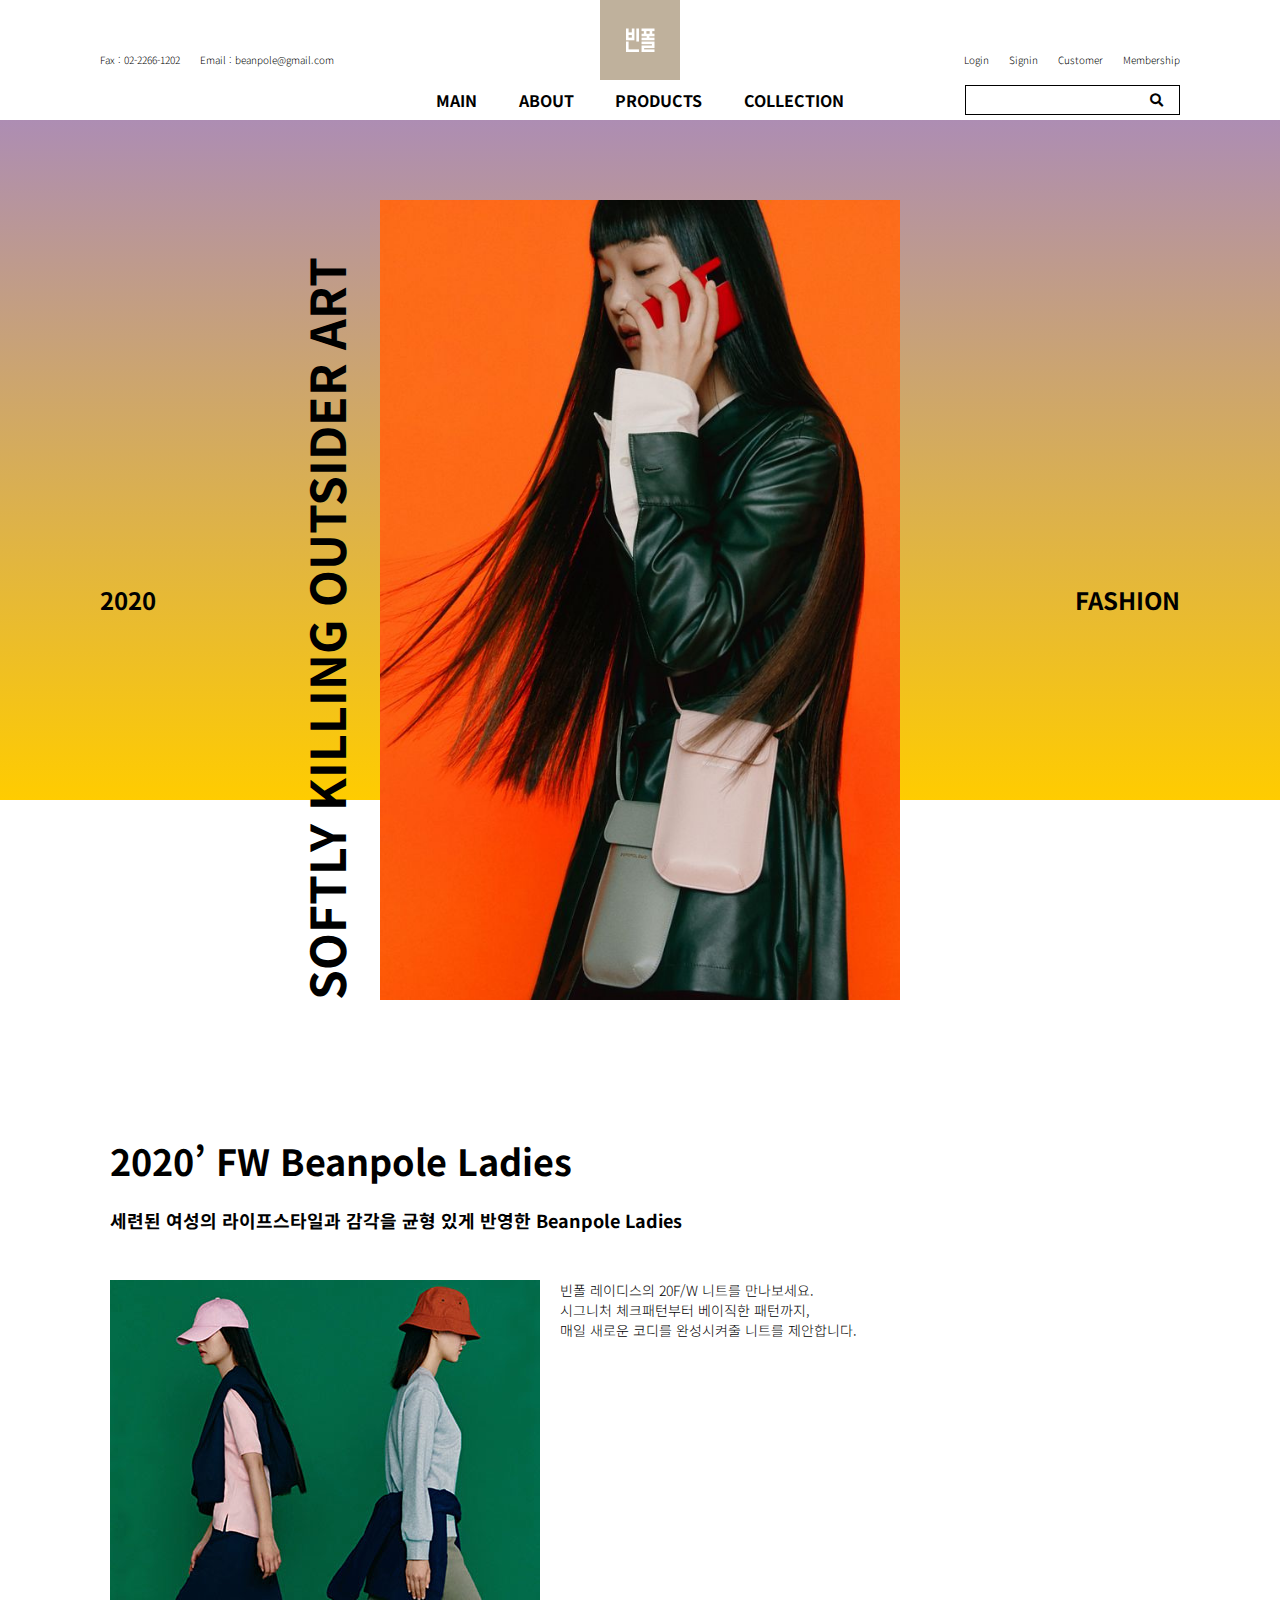
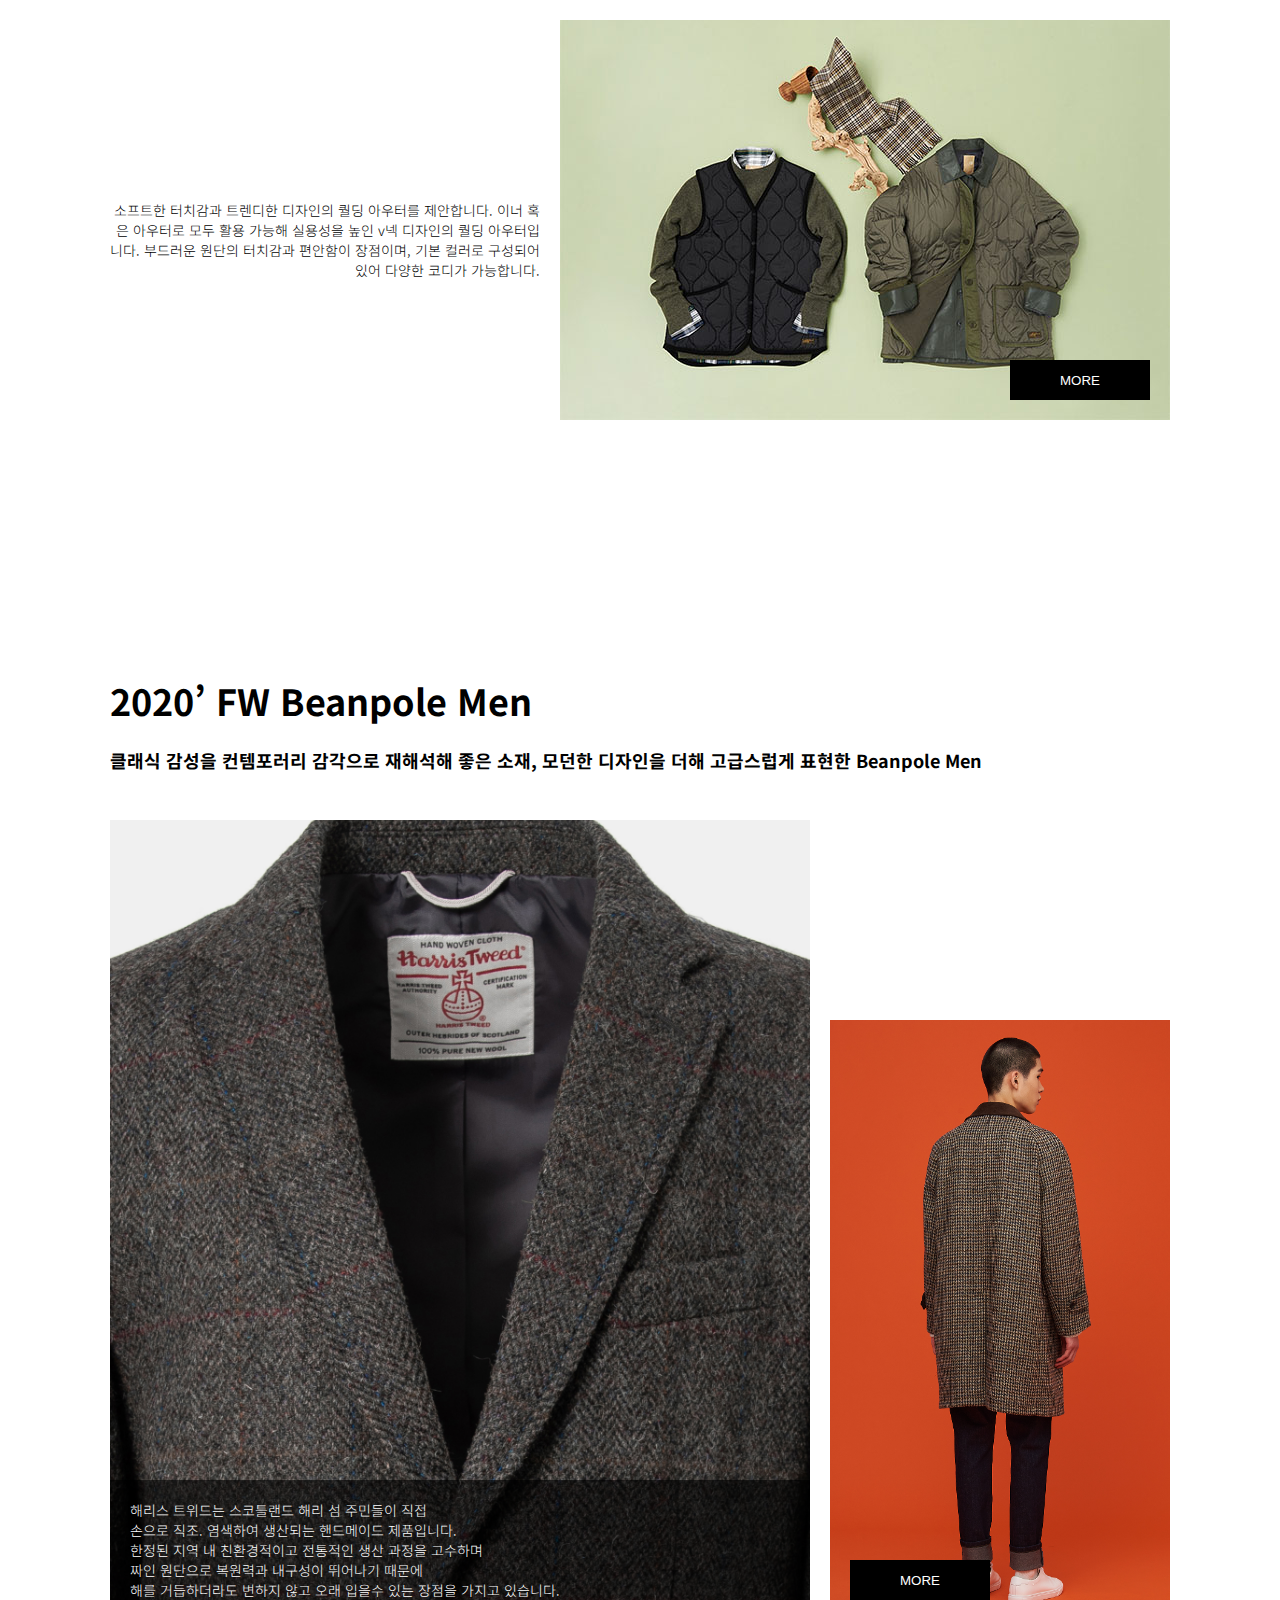
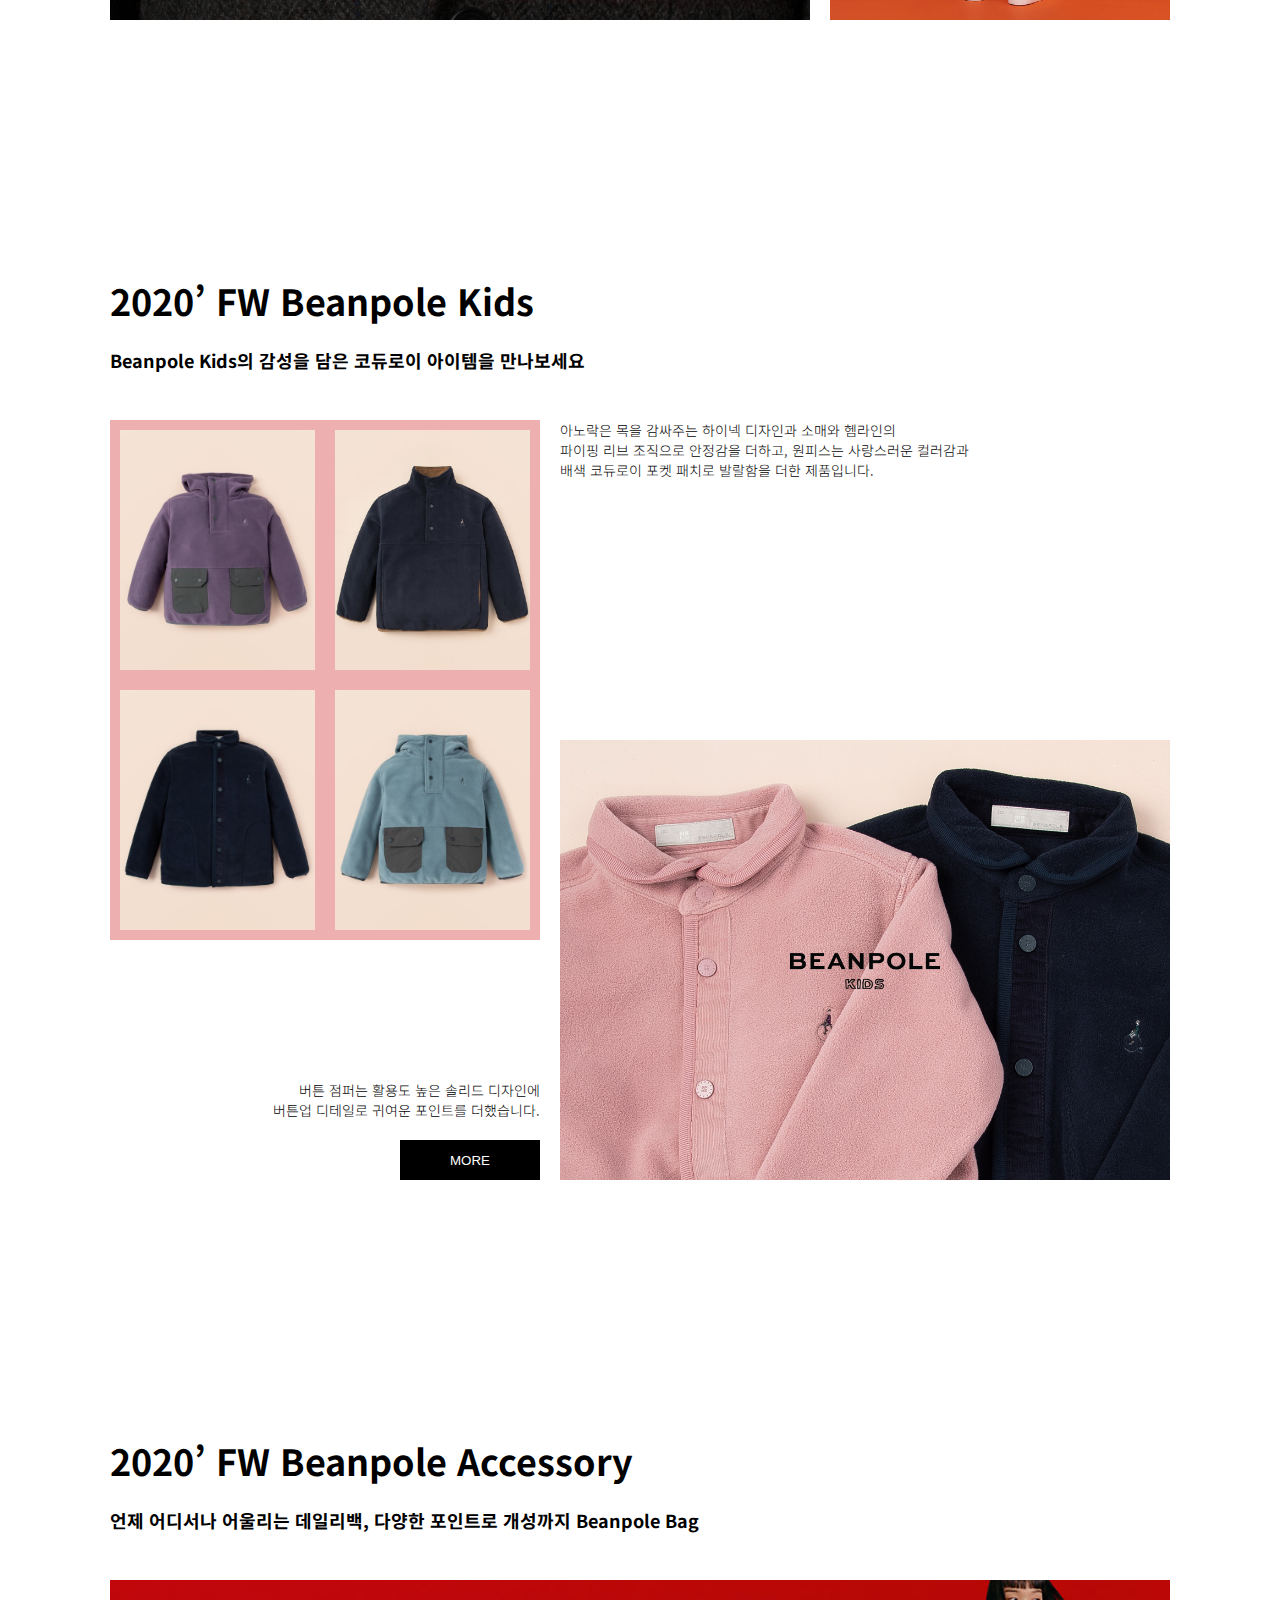
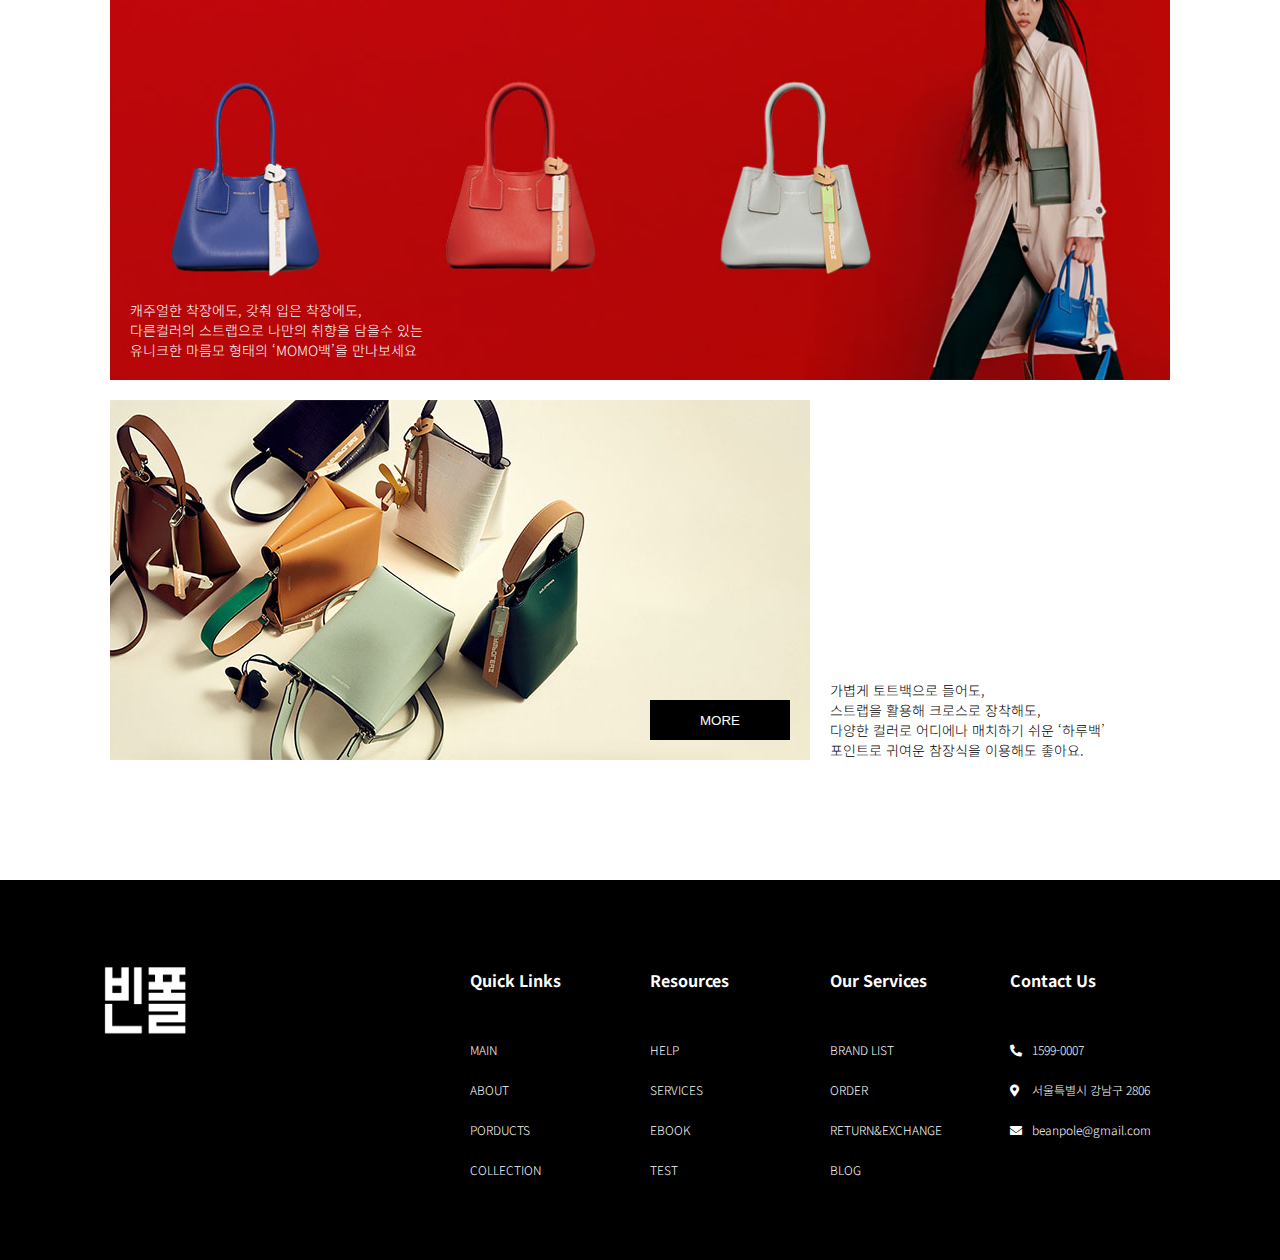
<file: demo/src/main/webapp/WEB-INF/views/beanpole/sub3.html>
<!DOCTYPE html>
<html lang="ko">

<head>
	<meta charset="UTF-8">
	<meta name="viewport" content="width=device-width">
	<title>Beanpole</title>
	<link rel="icon" href="img/logoB.png">
	<link rel="stylesheet" href="css/reset.css">
	<link rel="stylesheet" href="css/common.css">
	<link rel="stylesheet" href="css/sub3.css">
	<link rel="stylesheet" href="css/sub3_mx820.css" media="(max-width:820px)">
	<link rel="stylesheet" href="css/sub3_mx420.css" media="(max-width:420px)">
</head>

<body>
	<div class="hdrWrap">
		<div class="header">
			<ul class="fl">
				<li>Fax : 02-2266-1202</li>
				<li>Email : beanpole@gmail.com</li>
			</ul>
			<h1 class="logo"><a href="index.html"></a></h1>
			<ul class="fr">
				<li>Login</li>
				<li>Signin</li>
				<li>Customer</li>
				<li>Membership</li>
			</ul>
		</div>
	</div>

	<div class="menuWrap">
		<div class="menu">
			<ul>
				<li><a href="index.html">main</a></li>
				<li><a href="sub1.html">about</a></li>
				<li><a href="sub2.html">products</a></li>
				<li><a href="sub3.html">collection</a></li>
			</ul>
			<div class="sns">
				<input type="search">
				<button><i class="fas fa-search"></i></button>
			</div>
		</div>
	</div>


	<div class="mnWrap">
		<div class="main">
			<h3 class="fl">2020</h3>
			<div class="image">
				<h2>softly killing outsider art</h2>
				<div class="i1"></div>
			</div>
			<h3 class="fr">fashion</h3>
		</div>
	</div>

	<div class="content cnt1">
		<div class="header">
			<h2>2020’ FW Beanpole Ladies</h2>
			<h4>세련된 여성의 라이프스타일과 감각을 <br>균형 있게 반영한 Beanpole Ladies</h4>
		</div>
		<div class="section">
			<div class="article">
				<div class="image i1"></div>
				<div class="segment">
					<p>
						빈폴 레이디스의 20F/W 니트를 만나보세요.
						<br>시그니처 체크패턴부터 베이직한 패턴까지,
						<br> 매일 새로운 코디를 완성시켜줄 니트를 제안합니다.
					</p>
				</div>
			</div>
			<div class="article">
				<div class="image i2">
					<div class="btn">
						<button>MORE</button>
					</div>
				</div>
				<div class="segment">
					<p>
						소프트한 터치감과 트렌디한 디자인의 퀄딩 아우터를 제안합니다.
						이너 혹은 아우터로 모두 활용 가능해 실용성을 높인 v넥 디자인의 퀄딩 아우터입니다. 부드러운 원단의 터치감과 편안함이 장점이며,
						기본 컬러로 구성되어 있어 다양한 코디가 가능합니다.
					</p>
				</div>
			</div>
		</div>
	</div>

	<div class="content cnt2">
		<div class="header">
			<h2>2020’ FW Beanpole Men</h2>
			<h4>클래식 감성을 컨템포러리 감각으로 재해석해 좋은 <br>소재, 모던한 디자인을 더해 고급스럽게 표현한 Beanpole Men</h4>
		</div>
		<div class="section">
			<div class="article">
				<div class="image i1"></div>
				<div class="segment">
					<p>
						해리스 트위드는 스코틀랜드 해리 섬 주민들이 직접
						<br>손으로 직조. 염색하여 생산되는 핸드메이드 제품입니다.
						<br>한정된 지역 내 친환경적이고 전통적인 생산 과정을 고수하며
						<br>짜인 원단으로 복원력과 내구성이 뛰어나기 때문에
						<br>해를 거듭하더라도 변하지 않고 오래 입을수 있는 장점을 가지고 있습니다.
					</p>
				</div>
			</div>
			<div class="article">
				<div class="image i2">
					<div class="btn">
						<button>MORE</button>
					</div>
				</div>
			</div>
		</div>
	</div>

	<div class="content cnt3">
		<div class="header">
			<h2>2020’ FW Beanpole Kids</h2>
			<h4>Beanpole Kids의 감성을 담은 코듀로이 <br>아이템을 만나보세요</h4>
		</div>
		<div class="section">
			<div class="article art1 clear">
				<div class="image">
					<div class="i1"></div>
					<div class="i2"></div>
					<div class="i3"></div>
					<div class="i4"></div>
				</div>
				<div class="segment">
					<p>
						아노락은 목을 감싸주는 하이넥 디자인과 소매와 헴라인의
						<br>파이핑 리브 조직으로 안정감을 더하고, 원피스는 사랑스러운 컬러감과
						<br>배색 코듀로이 포켓 패치로 발랄함을 더한 제품입니다.
					</p>
				</div>
			</div>
			<div class="article art2 clear">
				<div class="image i1"></div>
				<div class="segment">
					<p>
						버튼 점퍼는 활용도 높은 솔리드 디자인에
						<br>버튼업 디테일로 귀여운 포인트를 더했습니다.
					</p>
					<div class="btn">
						<button>MORE</button>
					</div>
				</div>
			</div>
		</div>
	</div>

	<div class="content cnt4">
		<div class="header">
			<h2>2020’ FW Beanpole Accessory</h2>
			<h4>언제 어디서나 어울리는 데일리백, <br>다양한 포인트로 개성까지 Beanpole Bag</h4>
		</div>
		<div class="section">
			<div class="article">
				<div class="image i1"></div>
				<div class="segment">
					<p>
						캐주얼한 착장에도, 갖춰 입은 착장에도,
						<br>다른컬러의 스트랩으로 나만의 취향을 담을수 있는
						<br>유니크한 마름모 형태의 ‘MOMO백’을 만나보세요
					</p>
				</div>
			</div>
			<div class="article">
				<div class="image i2">
					<div class="btn">
						<button>MORE</button>
					</div>
				</div>
				<div class="segment">
					<p>
						가볍게 토트백으로 들어도,
						<br>스트랩을 활용해 크로스로 장착해도,
						<br>다양한 컬러로 어디에나 매치하기 쉬운 ‘하루백’
						<br>포인트로 귀여운 참장식을 이용해도 좋아요.
					</p>
				</div>
			</div>
		</div>
	</div>

	<div class="ftrWrap">
		<div class="footer">
			<h1 class="logo">
				<!--LOGO<br>HERE-->
			</h1>
			<div class="nav">
				<dl>
					<dt>Quick Links</dt>
					<dd>main</dd>
					<dd>about</dd>
					<dd>porducts</dd>
					<dd>collection</dd>
				</dl>
				<dl>
					<dt>Resources</dt>
					<dd>help</dd>
					<dd>services</dd>
					<dd>ebook</dd>
					<dd>test</dd>
				</dl>
				<dl>
					<dt>Our Services</dt>
					<dd>brand list</dd>
					<dd>order</dd>
					<dd>return&amp;exchange</dd>
					<dd>blog</dd>
				</dl>
				<dl>
					<dt>Contact Us</dt>
					<dd>
						<i class="fas fa-phone-alt"></i>1599-0007
					</dd>
					<dd>
						<i class="fas fa-map-marker-alt"></i>&nbsp;서울특별시 강남구 2806
					</dd>
					<dd>
						<i class="fas fa-envelope"></i>beanpole@gmail.com
					</dd>
				</dl>
			</div>
		</div>
	</div>


</body>
</file>
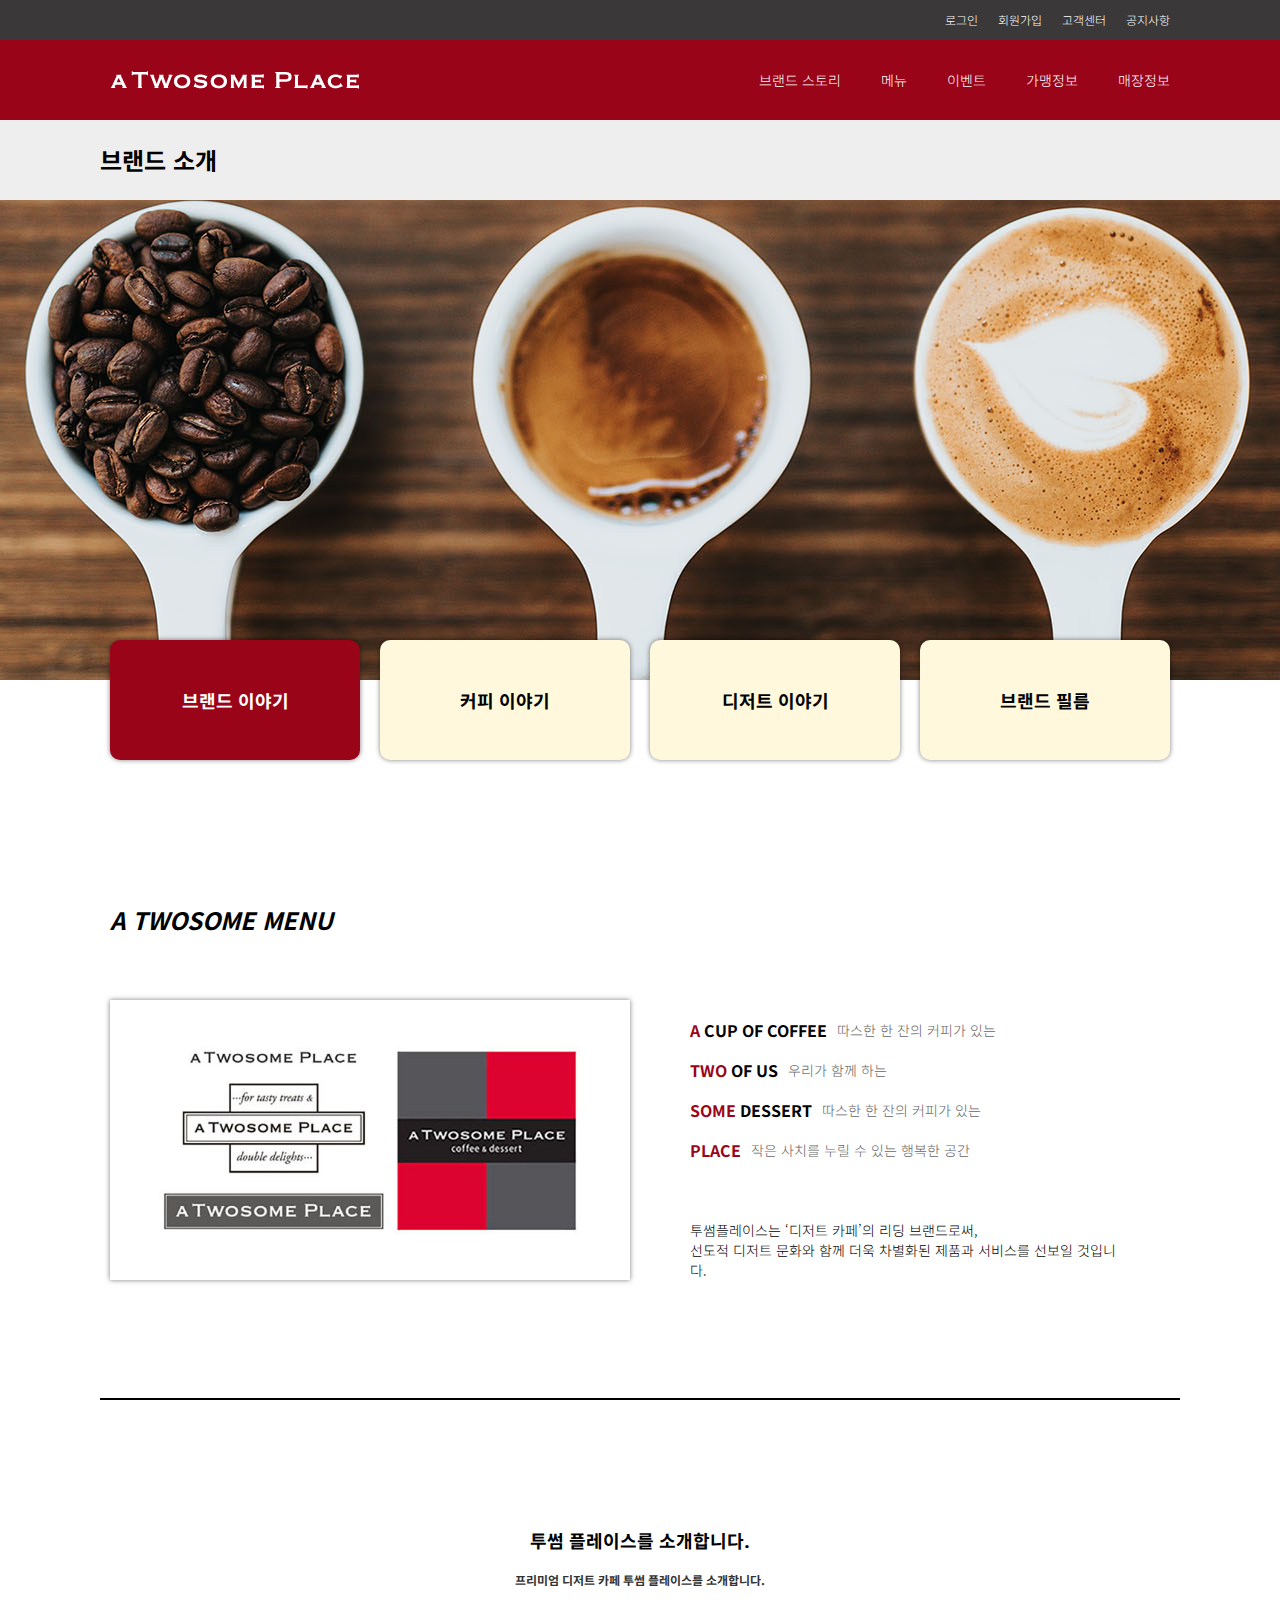
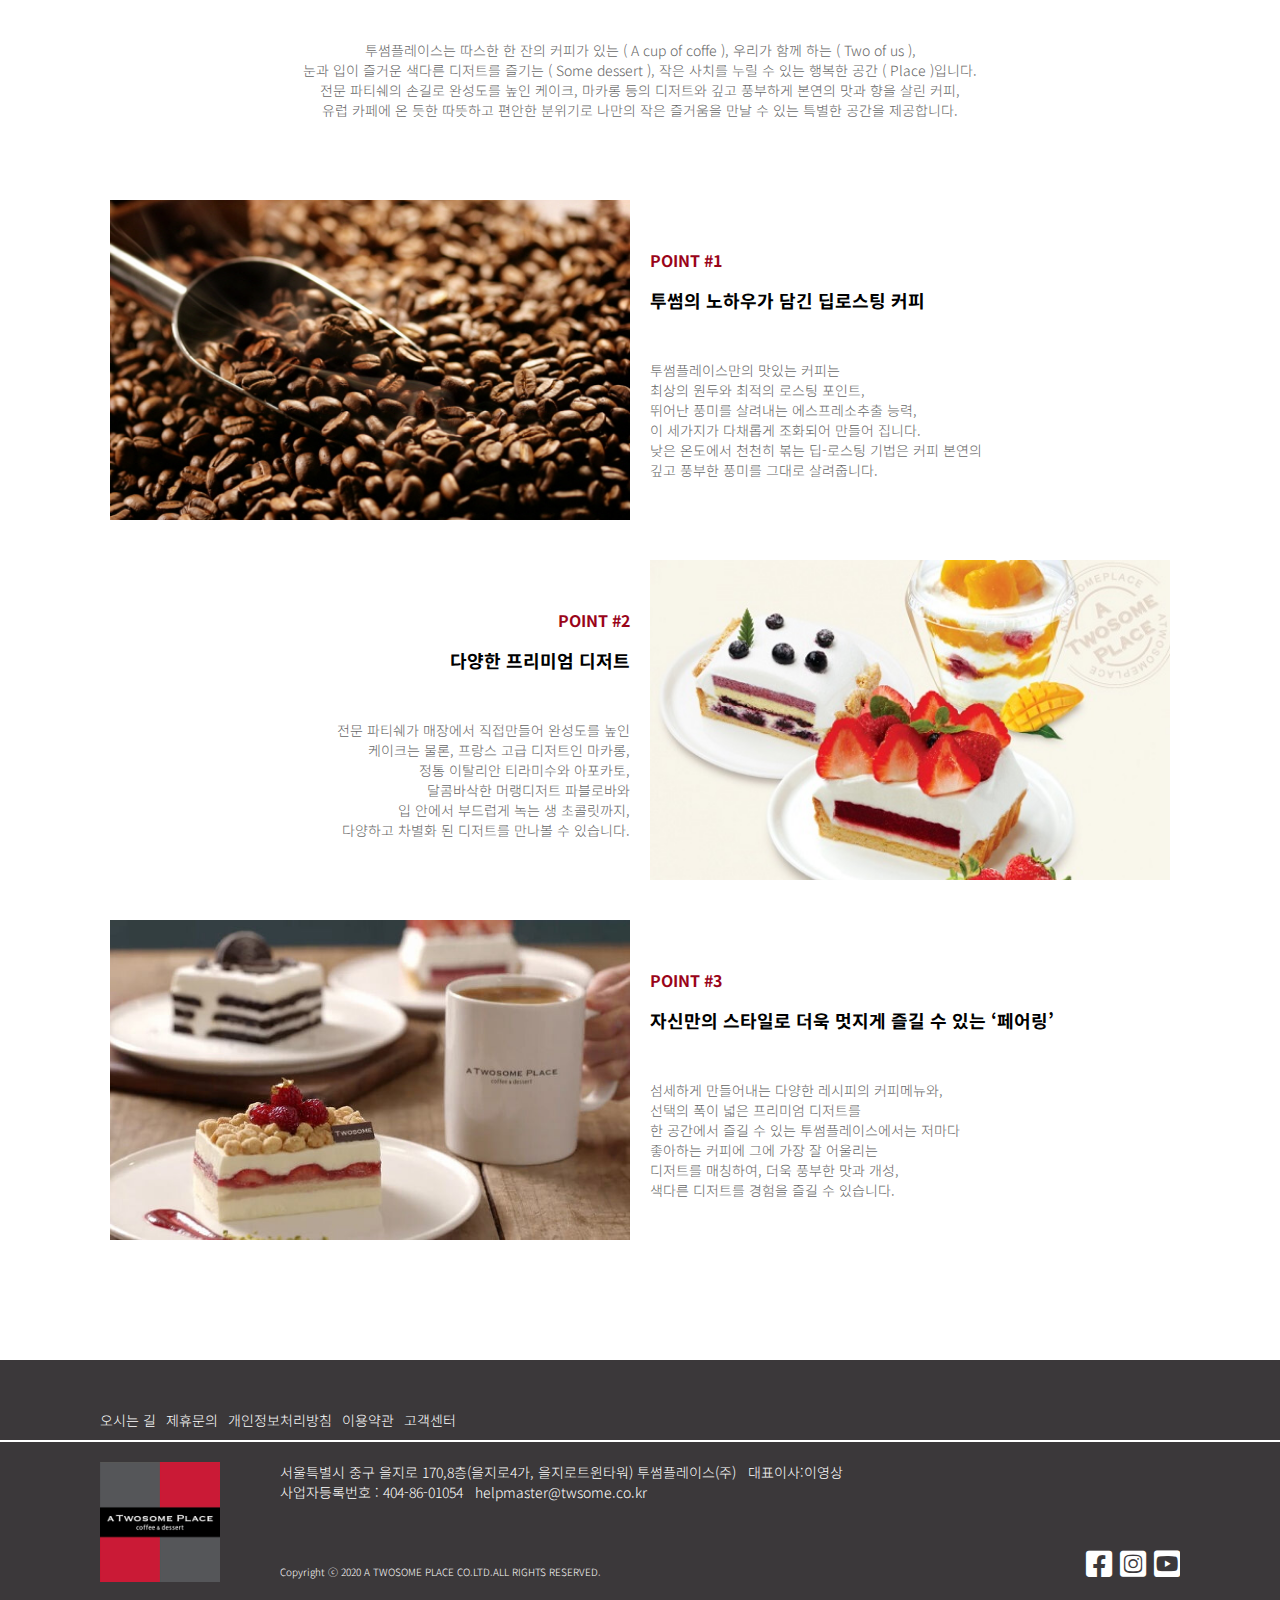
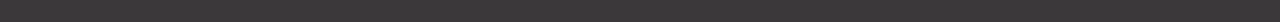
<file: demo/src/main/webapp/WEB-INF/views/twosomeplace/sub1.html>
<!DOCTYPE html>
<html lang="ko">
<head>
    <meta charset="UTF-8">
    
    <title>A Twosome Place</title>
    <link rel="icon" href="img/footerLogo.png">
    <link rel="stylesheet" href="css/reset.css">
    <link rel="stylesheet" href="css/common.css">
    <link rel="stylesheet" href="css/sub1.css">
</head>

<body>
    <div class="menuWrap">
    	<div class="menu">
    		<ul>
    			<li>로그인</li>
    			<li>회원가입</li>
    			<li>고객센터</li>
    			<li>공지사항</li>
    		</ul>
    	</div>
    </div>
    <div class="hdrWrap">
    	<div class="header">
    		<h1><a href="index.html"></a></h1>
    		<ul>
    			<li><a href="sub1.html">브랜드 스토리</a></li>
    			<li><a href="sub2.html">메뉴</a></li>
    			<li><a href="sub3.html">이벤트</a></li>
    			<li><a href="">가맹정보</a></li>
    			<li><a href="">매장정보</a></li>
    		</ul>
    	</div>
    </div>

    <div class="subTitle">
        <div class="segment">
            <h2>브랜드 소개</h2>
        </div>
    </div>
    <div class="main">
        <div class="mainImg"></div>
    </div>
    <div class="overMain">
        <div class="section clear">
            <div class="btn">
                <div class="button">
                    <p>브랜드 이야기</p>
                </div>
            </div>
            <div class="btn">
                <div class="button">
                    <p>커피 이야기</p>
                </div>
            </div>
            <div class="btn">
                <div class="button">
                    <p>디저트 이야기</p>
                </div>
            </div>
            <div class="btn">
                <div class="button">
                    <p>브랜드 필름</p>
                </div>
            </div>
        </div>
    </div>
    <div class="content cnt1">
        <div class="header">
            <h2>A Twosome Menu</h2>
        </div>
        <div class="section">
            <div class="article">
                <div class="image">
                    <!--이미지-->
                </div>
                <div class="segment">
                    <dl>
                        <dt>
                            <span style="color: #9a0419">A</span> cup of coffee
                        </dt>
                        <dd>따스한 한 잔의 커피가 있는</dd>
                    </dl>
                    <dl>
                        <dt>
                            <span style="color: #9a0419">two</span> of us
                        </dt>
                        <dd>우리가 함께 하는</dd>
                    </dl>
                    <dl>
                        <dt>
                            <span style="color: #9a0419">some</span> dessert
                        </dt>
                        <dd>따스한 한 잔의 커피가 있는</dd>
                    </dl>
                    <dl>
                        <dt>
                            <span style="color: #9a0419">place</span>
                        </dt>
                        <dd>작은 사치를 누릴 수 있는 행복한 공간</dd>
                    </dl>
                    <p>
                        투썸플레이스는 ‘디저트 카페’의 리딩 브랜드로써,
                        <br>선도적 디저트 문화와 함께 더욱 차별화된 제품과 서비스를 선보일 것입니다.
                    </p>
                </div>
            </div>
        </div>
    </div>
    
    <div class="content cnt2">
        <div class="header">
            <h3>투썸 플레이스를 소개합니다.</h3>
            <h6>프리미엄 디저트 카페 투썸 플레이스를 소개합니다.</h6>
            <p>
                투썸플레이스는 따스한 한 잔의 커피가 있는 ( A cup of coffe ), 우리가 함께 하는 ( Two of us ), <br>눈과 입이 즐거운 색다른 디저트를 즐기는 ( Some dessert ), 작은 사치를 누릴 수 있는 행복한 공간 ( Place )입니다. <br>전문 파티쉐의 손길로 완성도를 높인 케이크, 마카롱 등의 디저트와 깊고 풍부하게 본연의 맛과 향을 살린 커피, <br>유럽 카페에 온 듯한 따뜻하고 편안한 분위기로 나만의 작은 즐거움을 만날 수 있는 특별한 공간을 제공합니다.
            </p>
        </div>
        <div class="section">
            <div class="article">
                <div class="image i1">
                    <!--이미지-->
                </div>
                <div class="segment">
                    <h5>point #1</h5>
                    <h3>투썸의 노하우가 담긴 딥로스팅 커피</h3>
                    <p>
                        투썸플레이스만의 맛있는 커피는
                        <br>최상의 원두와 최적의 로스팅 포인트,
                        <br>뛰어난 풍미를 살려내는 에스프레소추출 능력,
                        <br>이 세가지가 다채롭게 조화되어 만들어 집니다.
                        <br>낮은 온도에서 천천히 볶는 딥-로스팅 기법은 커피 본연의 깊고 풍부한 풍미를 그대로 살려줍니다.
                    </p>
                </div>
            </div>
            <div class="article">
                <div class="image i2">
                    <!--이미지-->
                </div>
                <div class="segment">
                    <h5>point #2</h5>
                    <h3>다양한 프리미엄 디저트</h3>
                    <p>
                        전문 파티쉐가 매장에서 직접만들어 완성도를 높인
                        <br>케이크는 물론, 프랑스 고급 디저트인 마카롱,
                        <br>정통 이탈리안 티라미수와 아포카토,
                        <br>달콤바삭한 머랭디저트 파블로바와
                        <br>입 안에서 부드럽게 녹는 생 초콜릿까지,
                        <br>다양하고 차별화 된 디저트를 만나볼 수 있습니다.
                    </p>
                </div>
            </div>
            <div class="article">
                <div class="image i3">
                    <!--이미지-->
                </div>
                <div class="segment">
                    <h5>point #3</h5>
                    <h3>자신만의 스타일로 더욱 멋지게 즐길 수 있는 ‘페어링’</h3>
                    <p>
                        섬세하게 만들어내는 다양한 레시피의 커피메뉴와,
                        <br>선택의 폭이 넓은 프리미엄 디저트를
                        <br>한 공간에서 즐길 수 있는 투썸플레이스에서는 저마다
                        <br>좋아하는 커피에 그에 가장 잘 어울리는
                        <br>디저트를 매칭하여, 더욱 풍부한 맛과 개성,
                        <br>색다른 디저트를 경험을 즐길 수 있습니다.
                    </p>
                </div>
            </div>
        </div>
    </div>
    <div class="ftrWrap">
    <div class="footer">
        <div class="header">
            <ul>
                <li>오시는 길</li>
                <li>제휴문의</li>
                <li>개인정보처리방침</li>
                <li>이용약관</li>
                <li>고객센터</li>
            </ul>
        </div>
    </div>
    <hr>
    <div class="section">
        <h1><a href=""></a></h1>
        <p>
            서울특별시 중구 을지로 170,8층(을지로4가, 을지로트윈타워) 투썸플레이스(주)&nbsp;&nbsp;&nbsp;대표이사:이영상
            <br>사업자등록번호 : 404-86-01054&nbsp;&nbsp;&nbsp;helpmaster@twsome.co.kr
        </p>
        <p>
            Copyright ⓒ 2020 A TWOSOME PLACE CO.LTD.ALL RIGHTS RESERVED.
        </p>
        <menu>
            <i class="fab fa-facebook-square"></i>
            <i class="fab fa-instagram-square"></i>
            <i class="fab fa-youtube-square"></i>
        </menu>
    </div>
</div>

</body></html>
</file>
<file: demo/src/main/webapp/WEB-INF/views/beanpole/css/common.css>
/*common.css  문자 글꼴 관련 속성들 저장*/
@import url('all.css');
@import url('https://fonts.googleapis.com/css2?family=Noto+Sans+KR:wght@100;300;400;500;700;900&family=Noto+Serif+KR:wght@200;300;400;500;600;700;900&display=swap');

@font-face{
    font-family:"Noto Sans KR";
    font-weight: 100;/*lighter*/
    src : url(../fonts/NotoSansKR-Thin.otf) format('otf');
}
@font-face{
    font-family:"Noto Sans KR";
    font-weight: 300;/*nomal*/
    src : url(../fonts/NotoSansKR-Light.otf) format('otf');
}
@font-face{
    font-family:"Noto Sans KR";
    font-weight: 700;/*bold*/
    src : url(../fonts/NotoSansKR-Bold.otf) format('otf');
}
@font-face{
    font-family:"Noto Sans KR";
    font-weight: 900;/*bolder*/
    src : url(../fonts/NotoSansKR-Black.otf) format('otf');
}

body{
    font-family: "Noto Sans KR", "돋움", "Sans-serif";
    font-weight: 300;
    font-size: 14px;
    line-height: 20px;
    color: #666;
}
*.clear::after{
    display: block;
    content: '';
    clear: both;
}
/*글로벌 헤더*/
div.hdrWrap .header{
    width: 90%;
    max-width: 1080px;
    margin: 0 auto;
}
div.hdrWrap .header .logo{
    font-weight: 700; font-size: 24px;
    line-height: 80px; color: #000; text-align: center;
}
div.hdrWrap .header .logo a{
    display: block;
    width: 80px;
    height: 80px;
    background-image: url(../img/logo.png);
    background-size: cover;
    background-position: center;
    background-repeat: no-repeat;
    /*background-color: #FC0;*/
}
div.hdrWrap .header ul li{
    font-weight: 300; font-size: 10px; line-height: 40px; color: #000;
    margin-top: 40px;
}

/*메뉴*/
div.menuWrap .menu{
    width: 90%;
    max-width: 1080px;
    margin: 0 auto;
}
div.menuWrap .menu ul li{
    font-weight: 700; font-size: 16px; color: #000; line-height: 40px;
    text-transform: uppercase;
}
div.menuWrap>.menu>.sns>input{
    text-indent: 15px;
}

/*글로벌 컨텐츠*/
div.content{
    padding: 120px 0;
} 
div.content .header{}
div.content .header h2{
    font-weight: 700;
    font-size: 36px;
    color: #000;
    line-height: 40px;
}
div.content .header h3{
    font-weight: 700;
    font-size: 24px;
    color: #000;
    line-height: 80px;
}
div.content .header h4{
    font-weight: 700;
    font-size: 18px;
    color: #000;
    line-height: 80px;
}
div.content .header p{}
div.content .section{
    width: 90%;
    max-width: 1080px;
    margin: 0 auto;
    margin-top: 40px;
}
div.content .section h2{
    font-weight: 700;
    font-size: 36px;
    color: #000;
    line-height: 40px;
}
div.content .section h3{
    font-weight: 700;
    font-size: 24px;
    color: #000;
    line-height: 40px;
}
div.content .section h4{
    font-weight: 500;
    font-size: 18px;
    color: #333;
    line-height: 40px;
}
div.content .section h5{
    font-weight: 500;
    font-size: 16px;
    color: #333;
    line-height: 40px;
}
div.content .section h6{
    font-weight: 500;
    font-size: 12px;
    color: #333;
    line-height: 40px;
}
div.content .section p{
    font-weight: 300;
    font-size: 14px;
    color: #000;
    line-height: 20px;
}
div.content .section .sns{
    font-size: 30px;
    color: #000;
    line-height: 40px;
}
div.banner{
    padding: 80px 0;
}
div.banner .section{
    width: 1080px;
    margin: 0 auto;
}

/*글로벌 푸터*/
div.ftrWrap{
    background-color: #000;
    padding: 80px 0;
}
div.ftrWrap .footer{
    color: #fff;
    width: 90%; 
    max-width: 1080px;
    margin: 0 auto;
    overflow: hidden;
}
div.ftrWrap .footer .logo{
    font-weight: 700; font-size: 24px;
}
div.ftrWrap .footer .nav dl dt{
    line-height: 40px; font-size: 16px; font-weight: 700;
}
div.ftrWrap>.footer>.nav>dl>dd{
    line-height: 20px; font-size: 12px;
    text-transform: uppercase;
}
</file>
<file: demo/src/main/webapp/WEB-INF/views/beanpole/css/index.css>
div.hdrWrap{}
div.hdrWrap>.header{
    width: 90%;
    max-width: 1080px;
    margin: 0 auto;
    overflow: hidden;
    position: relative;
}
div.hdrWrap>.header>.logo{
    font-weight: 700; font-size: 24px; /*background-color: #ccc;*/
    line-height: 80px; color: #000; text-align: center;
    position: absolute;
    width: 80px; height: 80px;
    margin: auto;
    left: 0; right: 0px; top: 0px; bottom: 0;
	
    background-image: url(../img/logo.png);
    background-size: cover;
    background-position: center;
    background-repeat: no-repeat;
}
div.hdrWrap>.header>ul{
    overflow: hidden;
}
div.hdrWrap>.header>ul>li{
    font-weight: 300; font-size: 10px; line-height: 40px; color: #000;
    float: left; margin-top: 40px;
}
div.hdrWrap>.header>.fl{
    float: left;
}
div.hdrWrap>.header>.fl>li{
    margin-right: 20px;
}
div.hdrWrap>.header>.fr{
    float: right;
}
div.hdrWrap>.header>.fr>li{
    margin-left: 20px;
}

div.menuWrap{}
div.menuWrap>.menu{
    width: 90%;
    max-width: 1080px;
    margin: 0 auto;
    position: relative;
    overflow: hidden;
}
/*div.menuWrap>.menu::after{
    display: block; content: ""; 
    clear: both;
}*/
div.menuWrap>.menu>ul{
    /*background-color: #999;*/
    overflow: hidden;
    position: absolute;
    width: 450px; 
    margin: auto;
    left: 0; right: 0;
    display: flex; justify-content: space-around;
    flex-wrap: wrap;
}
div.menuWrap>.menu>ul>li{
    font-weight: 700; font-size: 16px; color: #000; line-height: 40px;
    text-transform: uppercase;
}
div.menuWrap>.menu>ul>li:hover{
    color: #6633cc;
}
div.menuWrap>.menu>.sns{
    float: right; margin: 5px 0;
    overflow: hidden;
}
div.menuWrap>.menu>.sns>input{
    float: left;
    height: 30px;
    border: 1px solid #000;
    border-right: 0;
    width: 185px;
}
div.menuWrap>.menu>.sns>button{
    float: left;
    height: 30px;
    width: 30px;
    border: 1px solid #000;
    border-left: 0;
    text-indent: -8px;
    cursor: pointer;
    background-color: #fff;
}
div.mnWrap{}
div.mnWrap>.main{
    position: relative;
}
div.mnWrap>.main>.image{
    height: 440px; background-color: #ccc;
    background-image: url(../img/index_main_i1.jpg);
    background-size: cover;
    background-position: center;
    background-repeat: no-repeat;
}
div.mnWrap>.main>.image>.header{
    text-align: center; color: #000;
    font-weight: 700; line-height: 40px;
    padding-top: 40px;
}
div.mnWrap>.main>.image>.header>br{
	display: none;
}
div.mnWrap>.main>.image>.header>h2{
    font-size: 36px;
}
div.mnWrap>.main>.image>.header>h4{
    font-size: 18px;
}
div.mnWrap>.main>.btnGroup{
    max-width: 80%;
    width: 1080px; height: 80px; /*background-color: #f30;*/
    position: absolute;
    margin: auto;
    top: 0; bottom: 0;
    left: 0; right: 0;
}
div.mnWrap>.main>.btnGroup>button{
    font-size: 24px; 
    background-color: transparent;
    border: 0;
    width: 80px; height: 80px;
}
div.mnWrap>.main>.btnGroup>.btPrev{
    float: left; margin-left: -100px;
}
div.mnWrap>.main>.btnGroup>.btNext{
    float: right; margin-right: -100px;
}

div.cnt1{}
div.cnt1>.header{
    text-align: center;
}
div.cnt1>.header>h3{
    line-height: 40px;
}
div.cnt1>.section{
    /*overflow: hidden;*/
    position: relative;
}
div.cnt1>.section>.article{
    width: calc(100% / 3 - 20px);
    float: left; margin: 0 10px;
}
div.cnt1>.section>.article>.image{
    height: 400px; background-color: #ccc;
    /*z-index: 10;*/
    
    background-size: 100%;
    background-position: center;
    background-repeat: no-repeat;
    transition: background-size 0.3s;
}
div.cnt1>.section>.article>.image:hover{
    background-size: 110%; cursor: pointer;
}
div.cnt1>.section>.article>.i1{
    background-image: url(../img/index_cnt1_i1.jpg);
}
div.cnt1>.section>.article>.i2{
    background-image: url(../img/index_cnt1_i2.jpg);
}
div.cnt1>.section>.article>.i3{
    background-image: url(../img/index_cnt1_i3.jpg);
}

div.cnt1>.section>.article>.segment{
    padding: 0 10px;
}
div.cnt1>.section>.article>.segment>h6{
    color: #999;
}
div.cnt1>.section>.article>.segment>h5{
    color: #000;
}
div.cnt1>.section>.article>.segment>h4{}
div.cnt1>.section>.article>.segment>ul{
    overflow: hidden;
}
div.cnt1>.section>.article>.segment>ul>li{
    font-size: 14px; color: #000; 
    line-height: 40px; float: left;
    margin-right: 10px;
}
div.cnt1>.section>.article>.segment>ul>li:nth-child(3){
    color: #6633cc;
}
div.cnt1>.section>.article>.segment>ul>li:nth-child(1){
    letter-spacing: 3px;
}
div.cnt1>.section>.btnGroup{
    max-width: 90%;
    width: 1080px; height: 80px; /*background-color: #f30;*/
    position: absolute;
    margin: auto;
    top: 0; bottom: 0;
    left: 0; right: 0;
}
div.cnt1>.section>.btnGroup>button{
    font-size: 24px; 
    background-color: transparent;
    border: 0;
    width: 80px; height: 80px;
}
div.cnt1>.section>.btnGroup>.btPrev{
    float: left; margin-left: -100px;
}
div.cnt1>.section>.btnGroup>.btNext{
    float: right; margin-right: -100px;
}

div.cnt2{
    background-color: rgba(242, 211, 255, 0.27);
}
div.cnt2>.section{
    margin-top: 0;
    width: 90%;
    max-width: 940px;
}
div.cnt2>.section>.article{
    overflow: hidden;
}
div.cnt2>.section>.article>div{
    width: calc(100% / 2 - 20px);
    height: 440px; margin: 0 10px;
}
div.cnt2>.section>.article:first-child>div{
    float: right; text-align: right;
}
div.cnt2>.section>.article:nth-child(2)>div{
    margin-top: 40px;
}
div.cnt2>.section>.article>.image{
    background-color: #6633cc;
    float: left;
    background-size: cover;
    background-position: center;
    background-repeat: no-repeat;
}
div.cnt2>.section>.article>.i1{
    background-image: url(../img/index_cnt2_i1.jpg);
}
div.cnt2>.section>.article>.i2{
    background-image: url(../img/index_cnt2_i2.jpg);
}
div.cnt2>.section>.article>.segment{
    /*background-color: #999;*/
    float: left; padding: 40px 0;
}
div.cnt2>.section>.article>.segment>h3{
    text-transform: uppercase; line-height: 80px;
}
div.cnt2>.section>.article>.segment>h2{
    text-transform: uppercase;
}
div.cnt2>.section>.article>.segment>p{
    height: 80px; overflow: hidden; margin-top: 20px;
}
div.cnt2>.section>.article>.segment>.btn{
	margin-top: 20px;
}
div.cnt2>.section>.article>.segment>.btn>button{
    width: 180px; height: 40px; border: 0;
    background-color: #000; color: #fff; 
    transition: font-size 0.2s;
}
div.cnt2>.section>.article>.segment>.btn>button:hover{
    font-size: 16px;
}

div.cnt3{}
div.cnt3>.header{
    width: 90%;
    max-width: 1060px;
    margin: 0 auto; text-align: center;
    text-transform: uppercase;
    position: relative;
    overflow: hidden;
}
div.cnt3>.header>h3{
    line-height: 40px;
    position: absolute;
    margin: auto; width: 200px;
    left: 0; right: 0;
    top: 0; bottom: 0;
}
div.cnt3>.header>.slt{ 
    float: right;
}
div.cnt3>.header>.slt>select{
    width: 160px; height: 40px;
}
div.cnt3>.header>.slt>select>option{
    text-transform: uppercase;
}
div.cnt3>.section{
    overflow: hidden;
    position: relative;
}
div.cnt3>.section>.article{
    width: calc(100% / 3 - 20px);
    float: left; margin: 0 10px;
}
div.cnt3>.section>.article:nth-child(n+4){
    margin-top: 20px;
}
div.cnt3>.section>.article>.image{
    height: 400px;
    background-color: #ccc;
    background-size: 100%;
    background-position: center;
    background-repeat: no-repeat;
    transition: background-size 0.3s;
}
div.cnt3>.section>.article:hover>.image{
    background-size: 110%;
}
div.cnt3>.section>.article>.i1{
    background-image: url(../img/index_cnt3_i1.jpg);
}
div.cnt3>.section>.article>.i2{
    background-image: url(../img/index_cnt3_i2.jpg);
}
div.cnt3>.section>.article>.i3{
    background-image: url(../img/index_cnt3_i3.jpg);
}
div.cnt3>.section>.article>.i4{
    background-image: url(../img/index_cnt3_i4.jpg);
}
div.cnt3>.section>.article>.i5{
    background-image: url(../img/index_cnt3_i5.jpg);
}
div.cnt3>.section>.article>.i6{
    background-image: url(../img/index_cnt3_i6.jpg);
}

div.cnt3>.section>.article>.segment{
    padding: 0 10px;
}
div.cnt3>.section>.article>.segment>h6{
    color: #999;
}
div.cnt3>.section>.article>.segment>ul{
    overflow: hidden;
}
div.cnt3>.section>.article>.segment>ul>li{
    font-size: 14px; color: #000; 
    line-height: 40px; float: left;
    margin-right: 10px;
}
div.cnt3>.section>.article>.segment>ul>li:nth-child(3){
    color: #6633cc;
}
div.cnt3>.section>.article>.segment>ul>li:nth-child(1){
    letter-spacing: 3px;
}
div.cnt3>.section>.btn{
    text-align: center;
}
div.cnt3>.section>.btn>button{
    width: 160px; height: 40px; border: 0;
    background-color: #000; color: #fff; margin: 20px 0;
}

div.ftrWrap{
    background-color: #000;
    padding: 80px 0;
}
div.ftrWrap>.footer{
    color: #fff;
    width: 90%; 
    max-width: 1080px;
    margin: 0 auto;
    overflow: hidden;
}
div.ftrWrap>.footer>.logo{
    width: 90px; height: 80px;
    font-weight: 700; font-size: 24px;
    float: left;
    
    background-image: url(../img/logoW.png);
    background-size: cover;
    background-position: center;
    background-repeat: no-repeat;
}
div.ftrWrap>.footer>.nav{
    width: 720px; 
    /*background-color: #ccc;*/
    float: right;
}
div.ftrWrap>.footer>.nav>dl{
    width: calc(100% / 4 - 20px);
    float: left; margin: 0 10px;
}
div.ftrWrap>.footer>.nav>dl>dt{
    line-height: 40px; font-size: 16px; font-weight: 700;
}
div.ftrWrap>.footer>.nav>dl>dd{
    line-height: 20px; font-size: 12px;
    text-transform: uppercase; margin-top: 40px;
}
div.ftrWrap>.footer>.nav>dl>dd:nth-of-type(n+2){
    margin-top: 20px;
}
div.ftrWrap>.footer>.nav>dl>dd>i{
    margin-right: 10px;
}
div.ftrWrap>.footer>.nav>dl:nth-child(4)>dd{
    text-transform: none;
}
</file>
<file: demo/src/main/webapp/WEB-INF/views/beanpole/css/index_mx820.css>
/*index_mx820.css*/
/*body{
	background-color: rgba(51, 102, 51, 0.29);
}*/
div.menuWrap>.menu>.sns{
    float: right; margin: 5px 0;
    overflow: hidden;
}
div.menuWrap>.menu>.sns>input{
    height: 30px;
    border-radius: 20px 0 0 20px;
    width: 30px;
    transition: width 0.5s;
}
div.menuWrap>.menu>.sns>input:focus{
	width: 100px;
    text-indent: 20px;
}
div.menuWrap>.menu>.sns>button{
    height: 30px;
    border-radius: 0 20px 20px 0;
    text-indent: -8px;
}
div.cnt1>.section>.article>.image{
    height: 280px;
}

div.cnt2>.section>.article>div{
    width: calc(100% / 2 - 20px);
    height: 360px; margin: 0 10px;
}
div.cnt2>.section>.article:nth-child(2)>div{
    margin-top: 20px;
}

div.cnt3>.section>.article>.image{
    height: 280px;
}
div.ftrWrap>.footer>.logo{
	width: 60px; height: 60px;
}
div.ftrWrap>.footer>.nav{
    width: 640px; 
    /*background-color: #ccc;*/
    float: right;
}
div.ftrWrap>.footer>.nav>dl{
	width: calc(100% / 4);
    margin: auto;
}
</file>
<file: demo/src/main/webapp/WEB-INF/views/beanpole/css/index_mx420.css>
/*index_mx420.css*/
/*body{
	background-color: rgba(51, 102, 51, 0.29);
}*/

div.hdrWrap>.header{
	overflow: visible;
}
div.hdrWrap>.header>.logo{
	position: relative;
}
div.hdrWrap>.header>ul{
    display: none;
}
/*header-end*/
div.mnWrap>.main>.image{
    height: 540px;
    background-image: url(../img/index_main_Mi1.jpg);
}
/*menu_start*/
div.menuWrap>.menu>ul{
    overflow: hidden;
    position: relative;
    width: 100%; 
    margin: auto;
    left: 0; right: 0;
    display: flex; justify-content: space-around;
    flex-wrap: wrap;
}
div.menuWrap>.menu{
	height: 40px;
}
div.menuWrap>.menu>.sns{
	display: none;
}
/*menu_end*/
div.content{
    padding: 80px 0;
} 
/*ct1_start*/
div.cnt1>.section>.article{
    width: 100%; float: none;
	margin: 0;
}
div.cnt1>.section>.article:nth-child(n+2){
    display: none;
}
div.cnt1>.section>.article>.image{
    height: 460px;
}
/*ct1_end*/
/*ct2_start*/
div.cnt2>.section>.article>div{
    width: 100%;
    height: 360px; margin: 0;
}
div.cnt2>.section>.article>div{
    float: none;
}
div.cnt2>.section>.article{
    padding-top: 80px;
}
/*ct2_end*/
/*ct3_start*/
div.cnt3>.header>h3{
	position: relative;
}
div.cnt3>.header>.slt{ 
    float: none;
}
div.cnt3>.header>.slt>select{
    width: 100%;
	margin-top: 20px;
}
div.cnt3>.section>.article{
    width: calc(100% / 2 - 20px);
    float: left; margin: 0 10px;
}
div.cnt3>.section>.article:nth-child(n+3){
    margin-top: 20px;
}
div.cnt3>.section>.article:nth-child(n+7){
    display: none;
}
div.cnt3>.section>.article>.image{
	height: 200px;
}
div.cnt3>.section>.article>.segment{
    padding: 0;
}
div.cnt3>.section>.article>.segment>h5{
	white-space: nowrap;
	text-overflow: ellipsis;
	overflow: hidden;
}
div.cnt3>.section>.article>.segment>ul{
	margin-left: 20px;
}
div.cnt3>.section>.article>.segment>ul>li:nth-child(2){
	display: none;
}
/*ct3_end*/
div.ftrWrap>.footer{
    text-align: center;
}
div.ftrWrap>.footer>.logo{
	width: 20%; height: 60px;
    float: none;
    display: inline-block;
}
div.ftrWrap>.footer>.nav{
    width: 100%; 
    /*background-color: #ccc;*/
    float: left;
    margin: 0 auto;
    margin-top: 20px;
}
div.ftrWrap>.footer>.nav>dl{
    width: 100%;
    float:none;
    text-align: center;
    text-transform: uppercase;
}
div.ftrWrap>.footer>.nav>dl>dt{}
div.ftrWrap>.footer>.nav>dl>dd{
    display: none;
}
</file>
<file: demo/src/main/webapp/WEB-INF/views/twosomeplace/css/common.css>
/*common.css  문자 글꼴 관련 속성들 저장*/
@import url('all.css');
@import url('https://fonts.googleapis.com/css2?family=Noto+Sans+KR:wght@100;300;400;500;700;900&family=Noto+Serif+KR:wght@200;300;400;500;600;700;900&display=swap');
@font-face{
    font-family:"Noto Sans KR";
    font-weight: 100;/*lighter*/
    src : url(../fonts/NotoSansKR-Thin.otf) format('otf');
}
@font-face{
    font-family:"Noto Sans KR";
    font-weight: 300;/*nomal*/
    src : url(../fonts/NotoSansKR-Light.otf) format('otf');
}
@font-face{
    font-family:"Noto Sans KR";
    font-weight: 700;/*bold*/
    src : url(../fonts/NotoSansKR-Bold.otf) format('otf');
}
@font-face{
    font-family:"Noto Sans KR";
    font-weight: 900;/*bolder*/
    src : url(../fonts/NotoSansKR-Black.otf) format('otf');
}

body{
    /*font-family: "Noto Sans KR", "돋움", "Sans-serif";*/
    font-family: "Noto Sans KR";
    font-weight: 300;
    font-size: 14px;
    line-height: 20px;
    color: #666;
}
*.clear::after{
    display: block;
    content: '';
    clear: both;
}
/*탑메뉴*/
div.menuWrap{
    background-color: #3b383a;
}
div.menuWrap .menu{
    /*width: 1060px;*/
    width: 90%;
    max-width: 1060px;
    margin: 0 auto;
}
div.menuWrap .menu li{
    font-weight: 300;
    font-size: 12px;
    color: #FFF;
    line-height: 40px;
}
/*글로벌 헤더*/
div.hdrWrap{
    background-color: #9a0419;
    padding: 20px 0;
}
div.hdrWrap .header{
    width: 90%;
    max-width: 1060px;
    margin: 0 auto;
}
div.hdrWrap .header h1{
    font-size: 36px;
    color: #FFF;
    line-height: 40px;
}
div.hdrWrap .header h1 a{
    display: block;
    width: 250px;
    height: 40px;
    background-image: url(../img/headerLogo.png);
    background-size: cover;
    background-position: center;
    background-repeat: no-repeat;
    /*background-color: #FC0;*/
}
div.hdrWrap .header li{
    font-weight: 300;
    font-size: 14px;
    color: #000;
    line-height: 40px;
    color: #FFF;
}
div.hdrWrap>.header>ul>li::after{
    display: block; content: '';
    width: 0; height: 4px;
    background-color: #fff;
    margin-top: -4px;
    float: right;
    transition: width 0.3s;
}
div.hdrWrap>.header>ul>li:hover::after{
    /*border-bottom:  4px solid #fff;*/
    width: 100%;
    float: left;
}
/*메인*/
/*div.noticeWrap .notice{
    background-color: #F00;
}
div.noticeWrap>.notice .article{
    background-color: #000;
    padding: 20px 0;
}*/
div.noticeWrap .notice h3{
    font-size: 18px;
    /*font-size: 1.5vw;*/
    font-weight: 700;
    line-height: 40px;
}
div.noticeWrap .notice p{
    font-size: 14px;
    /*font-size: 1.2vw;*/
    font-weight: 300;
    line-height: 40px;
}
div.noticeWrap .notice menu{
    font-size: 18px;
    /*font-size: 1.5vw;*/
    line-height: 40px;
}

/*글로벌 컨텐츠*/
div.content{
    padding: 120px 0;
}
div.content .header{}
div.content .header h2{
    font-weight: 700;
    font-size: 24px;
    color: #000;
    line-height: 80px;
}
div.content .header p{}
div.content .header li{
    font-weight: 300;
    font-size: 18px;
    color: #000;
    line-height: 80px;
}
div.content .section{
    width: 90%;
    max-width: 1080px;
    margin: 0 auto;
}
div.content h2{
    font-weight: 700;
    font-size: 24px;
    color: #000;
    line-height: 80px;
}
div.content h3{
    font-weight: 700;
    font-size: 18px;
    color: #000;
    line-height: 40px;
}
div.content h5{
    font-weight: 700;
    font-size: 16px;
    color: #333;
    line-height: 40px;
}
div.content h6{
    font-weight: 700;
    font-size: 12px;
    color: #333;
    line-height: 40px;
}
div.content p{
    font-weight: 300;
    line-height: 20px;
}
div.content menu{
    font-size: 30px; 
    color: #000;
    line-height: 40px;
}
div.content .segment dt{
    font-weight: 700;
    font-size: 16px;
    line-height: 20px;
    color: #000;
}
div.content .segment dd{
    font-weight: 300;
    font-size: 14px;
    line-height: 20px;
}

div.banner{
    padding: 80px 0;
}
div.banner .section{
    width: 1080px;
    margin: 0 auto;
}
/*글로벌 푸터*/
div.ftrWrap{
    background-color: #3b383a;
    padding: 40px 0;
}
div.ftrWrap .footer{
    width: 90%;
    max-width: 1080px;
    margin: 0 auto;
    color: #FFF;
}
div.ftrWrap .footer .header li{
    margin-right: 10px;
    line-height: 40px;
}
div.ftrWrap>hr{
    width: 100%;
    height: 2px;
    background-color: #fff;
}
div.ftrWrap .section{
    width: 90%;
    max-width: 1080px;
    color: #FFF;
    margin: 0 auto;
    margin-top: 20px;
}
div.ftrWrap .section h1{
    width: 120px;
    height: 120px;
    font-size: 36px;
    line-height: 120px;
    background-image: url(../img/footerLogo.png);
    background-size: cover;
    background-position: center;
    background-repeat: no-repeat;
    background-color: #FC0;
}
div.ftrWrap .section p{
    width: 610px;
    height: 40px;
}
div.ftrWrap .section menu{
    font-size: 30px;
    line-height: 40px;
    width: 120px; text-align: right;
}
</file>
<file: demo/src/main/webapp/WEB-INF/views/twosomeplace/css/index.css>
/*top-menu*/
div.menuWrap>.menu{
    overflow: hidden;
}
div.menuWrap>.menu>ul{
    overflow: hidden;
    float: right;
}
div.menuWrap>.menu>ul>li{
    float: left;
    margin-left: 20px;
}

/*header*/
div.hdrWrap{}
div.hdrWrap>.header{
    overflow: hidden; 
}
div.hdrWrap>.header>h1{
    float: left;
}
div.hdrWrap>.header>ul{
    overflow: hidden;
    float: right;
}
div.hdrWrap>.header>ul>li{
    float: left;
    margin-left: 40px;
}

/*main*/
div.mnWrap{
    overflow-x: hidden;
}
div.mnWrap>.mnGroup{
    overflow: hidden;
    width: 500%;
    
    /*현재상태*/
    margin-left: 0;
    transition: margin-left 0.5s;
}

div.mnWrap>input{display: none;}
#b1:checked~.mnGroup{margin-left: 0;}
#b2:checked~.mnGroup{margin-left: -100%;}
#b3:checked~.mnGroup{margin-left: -200%;}
#b4:checked~.mnGroup{margin-left: -300%;}
#b5:checked~.mnGroup{margin-left: -400%;}

div.mnWrap>.mnGroup>.mnimg{
    float: left;
    height: 640px;
    width: calc(100% / 5);
    
    background-size: cover;
    background-position: center;
    background-repeat: no-repeat;
}
div.mnWrap>.mnGroup>.i1{
    /*background-color: #fc0;*/
    background-image: url(../img/index_main_i1.jpg);
}
div.mnWrap>.mnGroup>.i2{
    /*background-color: #f90;*/
    background-image: url(../img/index_main_i2.jpg);
}
div.mnWrap>.mnGroup>.i3{
    /*background-color: #f50;*/
    background-image: url(../img/index_main_i3.jpg);
}
div.mnWrap>.mnGroup>.i4{
    /*background-color: #f00;*/
    background-image: url(../img/index_main_i4.jpg);
}
div.mnWrap>.mnGroup>.i5{
    /*background-color: #fc0;*/
    background-image: url(../img/index_main_i5.jpg);
}

div.mnWrap>.ovMain{
    width: 120px;
    margin: 0 auto;
    overflow: hidden;
    margin-top: -40px;
    position: absolute;
    left: 0; right: 0;
}
div.mnWrap>.ovMain>div{
    float: left;
}
div.mnWrap>.ovMain>div>label{
    display:block;
    width:20px;height:20px;
    background-color:#3b383a;
    /*background-color: #000;*/
    border-radius:50%;
    /*border: 3px solid #9a0419;*/
    cursor:pointer;
    margin: 0 2px;
}
#b1:checked~.ovMain>div:nth-child(1)>label{
    background-color: #9a0419;
    border: 4px solid #fff;
}
#b2:checked~.ovMain>div:nth-child(2)>label{
    background-color: #9a0419;
	border: 4px solid #fff;
}
#b3:checked~.ovMain>div:nth-child(3)>label{
    background-color: #9a0419;
	border: 4px solid #fff;
}
#b4:checked~.ovMain>div:nth-child(4)>label{
    background-color: #9a0419;
	border: 4px solid #fff;
}
#b5:checked~.ovMain>div:nth-child(5)>label{
    background-color: #9a0419;
	border: 4px solid #fff;
}




div.noticeWrap{
    background-color: #000;
    overflow: hidden;
    color: #fff;
}
div.noticeWrap>.notice{
    width: calc(100% / 2);
    max-width: 1080px;
    /*overflow: hidden;*/
    background-color: #ccc;
    float: left; 
    /*height: 80px;*/
}
div.noticeWrap>.notice:nth-child(1){
    background-color: #3b3833;
}
div.noticeWrap>.notice:nth-child(2){
    background-color: #9a0419;
}
div.noticeWrap>.notice>.article{
    width: 90%;
    max-width: 540px;
    /*width: 540px;*/
    /*width: 100%; max-width: 540px;*/
    overflow: hidden;/* margin: 0 10px;*/
}
div.noticeWrap>.notice>.art1{
    /*width: 100%; max-width: 540px;*/
    /*height: 80px; overflow: hidden;*/
    float: right; padding: 20px 0;
}
div.noticeWrap>.notice>.art1>.segment{
    /*display: flex;
    justify-content: space-around;*/
    overflow:hidden;   
}
div.noticeWrap>.notice>.art1>.segment>*{
    /*margin: 0 10px;*/
}
div.noticeWrap>.notice>.art1>.segment>.logo{
    /*width: 70px;*/
    width: 17%;
    white-space: nowrap;
    overflow:hidden;
    text-overflow: ellipsis;
    float: left; margin-right: 10px;
}
div.noticeWrap>.notice>.art1>.segment>.text{
    /*width: 340px;*/
    width: 63%; height: 40px;
    white-space: nowrap;
    overflow:hidden;
    text-overflow: ellipsis;
    float: left; margin: 0 10px;
}
div.noticeWrap>.notice>.art1>.segment>.icon{
    /*width: 70px;*/ 
    width: 10%;
    text-align: center;
    float: left; margin-left: 10px;
}

div.noticeWrap>.notice>.art2{
    width: 90%; max-width: 540px;
    padding: 20px 0; float: left;
}
div.noticeWrap>.notice>.art2>.segment{
    text-align: center; color: #000;
}
div.noticeWrap>.notice>.art2>.segment>h3{
    display: inline;
}
div.noticeWrap>.notice>.art2>.segment>menu{
    display: inline; margin-left: 5px;
}

/*cnt1*/
div.cnt1{}
div.cnt1>.header{
    /*width: 1060px;*/
    width:90%;
    max-width: 1080px;
    margin: 0 auto;
    overflow: hidden;
}
div.cnt1>.header>h2{
    float: left;
}
div.cnt1>.header>ul{
    overflow: hidden;
    float: right;
}
div.cnt1>.header>ul>li{
    float: left;
    margin-right: 20px;
}
div.cnt1>.header>ul>li:nth-child(3){
    font-weight: 700;
    color: #9a0419;
}
div.cnt1>.section{
    margin-top: 80px;
    display: flex; justify-content: space-around;
    flex-wrap: wrap;
    position: relative;
}
div.cnt1>.section>.article{
    /*width: 250px; max-width: 1060px;*/
    width: calc(100% / 4 - 20px);
    max-width: 1080px;
    text-align: center;
    position: relative;
    z-index: 10;
}
div.cnt1>.section>.article>.image{
    width: 100%;
    height: 320px;
    /*background-color: #ccc;*/
    
    background-size: 100%;
    background-position: center;
    background-repeat: no-repeat;
    
    transition: background-size 0.3s;
}
div.cnt1>.section>.article>.image:hover{
    background-size: 130%;    
}
div.cnt1>.section>.article>h3{
    white-space: nowrap;
    overflow:hidden;
    text-overflow: ellipsis;
}
div.cnt1>.section>.article>p{
    line-height: 20px;
    height: 80px;
    overflow: hidden;
	color: #000;
    /*white-space: nowrap;
    overflow:hidden;
    text-overflow: ellipsis;*/
}

div.cnt1>.section>.btnGroup{
    width: 90%; /*max-width:200px;*/
    max-width:1080px;
    height: 80px; /*background-color: #f30;*/
    position: absolute; margin: auto; top: 0; bottom: 0;
}
div.cnt1>.section>.btnGroup>button{
    font-size: 30px;
    width: 60px; height: 60px;
    background-color: transparent;
    border: 0;
    position: absolute;
}
div.cnt1>.section>.btnGroup>.btPrev{
    left: -100px;
}
div.cnt1>.section>.btnGroup>.btNext{
    right: -100px;
}

div.cnt1>.section>.article>.i1{
    background-image: url(../img/index_ct1_i1.png);
}
div.cnt1>.section>.article>.i2{
    background-image: url(../img/index_ct1_i2.png);
}
div.cnt1>.section>.article>.i3{
    background-image: url(../img/index_ct1_i3.png);
}
div.cnt1>.section>.article>.i4{
    background-image: url(../img/index_ct1_i4.png);
}
/*cnt2*/
div.cnt2{
    background-color: #ccc;
    background-image: url(../img/index_ct2_i1.jpg);
    background-size: cover;
    background-position: center;
    background-repeat: no-repeat;
    
    overflow: hidden;
}
div.cnt2>.section{
    overflow: hidden;
}
div.cnt2>.section>.article{
    width: 100%;
    max-width: 1080px;
    margin: auto;
    /*height: 280px;*/
    /*padding: 0 10px;*/
}
div.cnt2>.section>.article>.segment{
    width: calc(100% / 2 - 20px);
    float: right; margin: 0 10px;
}
div.cnt2>.section>.article>.segment>h2{
    line-height: 40px;
}
div.cnt2>.section>.article>.segment>p{
    margin-top: 40px;
    color: #000;
    /*width: 340px;*/
    height: 80px;
    overflow: hidden;
}
div.cnt2>.section>.article>.segment>.btn{
    width: 100%;
    /*width: 520px;*/
    margin-top: 40px;
}
div.cnt2>.section>.article>.segment>.btn>button{
    /*width: 160px;*/
    width: calc(33.33% - 20px);
    height: 60px;
    color: #fff;
    background-color: #000;
    border-style: none;
    display: block;
    float: left;
}
div.cnt2>.section>.article>.segment>.btn>button:nth-child(1){
    margin-right: 10px;
}
div.cnt2>.section>.article>.segment>.btn>button:nth-child(2){
    margin:0 10px;
}
div.cnt2>.section>.article>.segment>.btn>button:nth-child(3){
    margin-left: 10px;
    /*margin-right: 0;*/
}
/*cnt3*/
div.cnt3{}
div.cnt3>.section{
    /*overflow: hidden;*/    
}
div.cnt3>.section>.article{
    width: calc(100% / 2 - 20px);
    margin: 0 10px;
    float: left;
    position: relative;
}
div.cnt3>.section>.article>.image{
    background-size: cover;
    background-position: center;
    background-repeat: no-repeat;
}
div.cnt3>.section>.article>.i1{
    /*width: 400px; height: 400px;*/
    width: 50vw; height: 50vw;
    max-width: 400px; max-height: 400px;
    background-color: #666;
    border-radius: 70%;
    background-image: url(../img/index_ct3_i1.jpg);
}
div.cnt3>.section>.article>.i2{
    width: 40vw; height: 40vw;
    max-width: 300px; max-height: 300px;
    background-color: #ccc;
    position: absolute;
    margin: auto;
    right: 0; top: 220px;
    border-radius: 70%;
    background-image: url(../img/index_ct3_i2.png);
}
div.cnt3>.section>.article>.segment{
    padding: 120px 0;
}
div.cnt3>.section>.article>.segment>h2{
    line-height: 40px;
}
div.cnt3>.section>.article>.segment>p{
    height: 80px; overflow: hidden; margin-top: 40px;
}
div.cnt3>.section>.article>.segment>.btn{
    margin-top: 40px; padding-bottom: 20px;
}
div.cnt3>.section>.article>.segment>.btn>button{
    width: 160px; height: 60px; color: #fff; 
    border: 0; background-color: #000;
}

/*footer*/
div.ftrWrap{}
div.ftrWrap>.footer{}
div.ftrWrap>.footer>.header{}
div.ftrWrap>.footer>.header>ul{
    overflow: hidden;
}
div.ftrWrap>.footer>.header>ul>li{
    float: left;
}
div.ftrWrap>hr{
    width: 100%;
    height: 2px;
    background-color: #fff;
}
div.ftrWrap>.section{
    overflow: hidden;
    position: relative;
}
div.ftrWrap>.section>h1{
    float: left;
}
div.ftrWrap>.section>p{
    width: 610px;
    height: 40px;
    float: left;
    margin-left: 60px;
}
div.ftrWrap>.section>p:nth-child(3){
    font-size: 10px;
    height: 20px;
    margin-top: 60px;
}
div.ftrWrap>.section>menu{
    position: absolute;
    margin: auto;
    right: 0; bottom: 0;
}
</file>
<file: demo/src/main/webapp/WEB-INF/views/twosomeplace/css/index_mx820.css>
body{
	background-color: rgba(90, 51, 102, 0.35);
}
div.hdrWrap>.header>h1{
	width: 90%;
}
div.hdrWrap .header h1 a{
	margin: 0 auto;
	background-image: url(../img/headerLogoM.jpg);
}
div.hdrWrap>.header>.btSearch{
	float: left;
}
div.hdrWrap>.header>.btBars{
	float: right;
}
div.hdrWrap>.header>button{
	height: 40px;
	line-height: 40px;
	font-size: 18px;
	background-color: transparent;
	border: 0; color: #fff;
}
div.hdrWrap>.header>ul{
	display: none;
}
div.mnWrap>.mnGroup>.mnimg{
	height: 780px;
}
div.mnWrap>.mnGroup>.i1{
	background-image: url(../img/index_main_i1M.jpg);
}
div.mnWrap>.mnGroup>.i2{
	background-image: url(../img/index_main_i2M.jpg);
}
div.mnWrap>.mnGroup>.i3{
	background-image: url(../img/index_main_i3M.jpg);
}
div.mnWrap>.mnGroup>.i4{
	background-image: url(../img/index_main_i4M.jpg);
}
div.mnWrap>.mnGroup>.i5{
	background-image: url(../img/index_main_i5M.jpg);
}
div.noticeWrap>.notice>.art1>.segment>.logo{
	width: 50%;
	text-align: right;
}
div.noticeWrap>.notice>.art1>.segment>.text{
	display: none;
}

div.cnt1>.section>.article{
	width: calc(100% / 2 - 20px);
}
div.cnt1>.section>.article:nth-child(n+3){
	display: none;
}
div.cnt1>.section>.article>p>br{
	display: none
}
div.cnt1>.section>.btnGroup{
	width: 80%;
}

div.cnt2{
	background-position: 30% center;
}
div.cnt2>.section>.article>.segment>h2{
	text-align: center;
}
div.cnt2>.section>.article>.segment>p{
	text-align: center;
	padding: 0 23px;
}
div.cnt2>.section>.article>.segment>p>br{
	display: none;
}
div.cnt2>.section>.article>.segment>.btn{
	margin: 0 auto;
	width: 90%;
	margin-top: 40px;
}
div.cnt2>.section>.article>.segment>.btn>button{
	width: 100%;
	float: none;
	font-size: 16px;
}
div.cnt2>.section>.article>.segment>.btn>button:nth-child(1){
    margin-right: 0px;
}
div.cnt2>.section>.article>.segment>.btn>button:nth-child(2){
    margin:0px; margin-top: 20px;
}
div.cnt2>.section>.article>.segment>.btn>button:nth-child(3){
    margin:0px; margin-top: 20px;
}

div.cnt3>.section>.article>.i1{
	margin-left: -100px;
}
div.ftrWrap>.section>p{
    width: 610px;
    height: 40px;
    float: left;
    margin-left: 60px;
}
</file>
<file: demo/src/main/webapp/WEB-INF/views/beanpole/css/sub1.css>
div.hdrWrap{}
div.hdrWrap>.header{
    overflow: hidden;
    position: relative;
}
div.hdrWrap>.header>.logo{
    position: absolute;
    width: 80px;
    margin: auto;
    left: 0; right: 0px; top: 0px; bottom: 0;
    
    background-image: url(../img/logo.png);
    background-size: cover;
    background-position: center;
    background-repeat: no-repeat;
}
div.hdrWrap>.header>ul{
    overflow: hidden;
}
div.hdrWrap>.header>ul>li{
    float: left;
}
div.hdrWrap>.header>.fl{
    float: left;
}
div.hdrWrap>.header>.fl>li{
    margin-right: 20px;
}
div.hdrWrap>.header>.fr{
    float: right;
}
div.hdrWrap>.header>.fr>li{
    margin-left: 20px;
}

div.menuWrap{}
div.menuWrap>.menu{
    position: relative;
    overflow: hidden;
}
div.menuWrap>.menu>ul{
    /*background-color: #999;*/
    overflow: hidden;
    position: absolute;
    width: 450px; 
    margin: auto;
    left: 0; right: 0;
    display: flex; justify-content: space-around;
    flex-wrap: wrap;
}
div.menuWrap>.menu>ul>li{}
div.menuWrap>.menu>ul>li:hover{
    color: #6633cc;
}
div.menuWrap>.menu>.sns{
    float: right; margin: 5px 0;
    overflow: hidden;
}
div.menuWrap>.menu>.sns>input{
    float: left;
    height: 30px;
    border: 1px solid #000;
    border-right: 0;
    width: 185px;
}
div.menuWrap>.menu>.sns>button{
    float: left;
    height: 30px;
    width: 30px;
    border: 1px solid #000;
    border-left: 0;
    text-indent: -8px;
    cursor: pointer;
    background-color: #fff;
}

/*main*/
div.mnWrap{}
div.mnWrap>.main{
    /*width: 100%; min-width: 1080px;*/
    height: 680px;
    background-size: cover;
    background-position: center;
    background-repeat: no-repeat;
    
    background-image: url(../img/sub1_main_i1.jpg);
}

div.ovMain{
    width: 90%;
    max-width: 1060px;
    margin: 0 auto;
    margin-top: -80px;
}
div.ovMain>.section{
    
}
div.ovMain>.section>.image{
    height: 320px;
    background-color: rgb(208, 190, 255);
    background-image: url(../img/sub1_ov_i1.png);
    background-position: center;
    background-size: contain;
    background-repeat: no-repeat;
}
div.ovMain>.section>.mov{
    /*position: relative;
    height: 0;
    padding-bottom: 56.25%;*/
    
    padding-top: 20px;
}
div.ovMain>.section>.mov>iframe{
    /*position: absolute;
    top: 0;
    left: 0;
    width: 100%;
    height: 100%;*/
}

div.cnt1{
    position: relative;
}
div.cnt1::after{
    content: '';
    position: absolute;
    margin: 0 auto;
    left: 0; right: 0; bottom: 0;
    width: 90%;
    max-width : 1080px;
    border-bottom:2px solid #000;
}
div.cnt1>.header{
    text-align: center;
}
div.cnt1>.header>h3{}
div.cnt1>.header>p{
    height: 40px; overflow: hidden;
    margin-top: 40px; color: #000;
}
div.cnt1>.header>h4{
    line-height: 40px; margin-top: 40px;
}
div.cnt1>.section{
    width: 90%;
    max-width: 1060px; overflow: hidden;
}
div.cnt1>.section>.article{
    width: calc(100% / 3 - 110px);
    height: 160px; background-color: rgba(77, 24, 177, 0.31);
    float: left; margin: 0 82.5px;
}
div.cnt1>.section>.article:nth-of-type(1){
    margin-left: 0;
}
div.cnt1>.section>.article:nth-of-type(3){
    margin-right: 0;
}
div.cnt1>.section>.article>.segment{
    text-align: center;
}
div.cnt1>.section>.article>.segment>h3{
    line-height: 80px; padding: 40px 0;
}

div.cnt2{}
div.cnt2>.header{
    text-align: center;
}
div.cnt2>.section{}
div.cnt2>.section>.article{
    /*overflow: hidden;*/
}
div.cnt2>.section>.article>div{
    width: calc(100% / 2 - 20px);
    height: 320px; margin: 0 10px;
}
div.cnt2>.section>.article:nth-child(even)>div{
    float: right; text-align: right;
}
div.cnt2>.section>.article:nth-child(n+2)>div{
    margin-top: 40px;
}
div.cnt2>.section>.article>.image{
    background-color: #ccc;
    float: left;
    box-shadow: 0px 0px 5px rgba(0,0,0,0.5);
    
    background-position: center;
    background-size: cover;
    background-repeat: no-repeat;
}
div.cnt2>.section>.article>.i1{
    background-image: url(../img/sub1_cnt2_i1.jpg);
}
div.cnt2>.section>.article>.i2{
    background-image: url(../img/sub1_cnt2_i2.jpg);
}
div.cnt2>.section>.article>.i3{
    background-image: url(../img/sub1_cnt2_i3.jpg);
}
div.cnt2>.section>.article>.i4{
    background-image: url(../img/sub1_cnt2_i4.jpg);
}
div.cnt2>.section>.article>.segment{
    /*background-color: #999;*/
    float: left; padding: 40px 0;
}
div.cnt2>.section>.article>.segment>h5{
	font-weight: 700;
    color: #a83c9c;
}
div.cnt2>.section>.article>.segment>h3{
    text-transform: uppercase; line-height: 80px;
}
div.cnt2>.section>.article>.segment>h2{
    text-transform: uppercase;
}
div.cnt2>.section>.article>.segment>p{
    height: 120px; 
	overflow: hidden;
	margin: 40px 0;
}
div.cnt2>.section>.article>.segment>.btn{
    
}
div.cnt2>.section>.article>.segment>.btn>button{
    width: 180px; height: 40px; border: 0;
    background-color: #000; color: #fff; margin: 20px 0;
}
div.ftrWrap{}
div.ftrWrap>.footer{
    overflow: hidden;
}
div.ftrWrap>.footer>.logo{
    width: 90px; height: 80px;
    float: left;
    
    background-image: url(../img/logoW.png);
    background-size: cover;
    background-position: center;
    background-repeat: no-repeat;
}
div.ftrWrap>.footer>.nav{
    width: 720px; 
    /*background-color: #ccc;*/
    float: right;
}
div.ftrWrap>.footer>.nav>dl{
    width: calc(100% / 4 - 20px);
    float: left; margin: 0 10px;
}
div.ftrWrap>.footer>.nav>dl>dt{}
div.ftrWrap>.footer>.nav>dl>dd{
    margin-top: 40px;
}
div.ftrWrap>.footer>.nav>dl>dd:nth-of-type(n+2){
    margin-top: 20px;
}
div.ftrWrap>.footer>.nav>dl>dd>i{
    margin-right: 10px;
}
div.ftrWrap>.footer>.nav>dl:nth-child(4)>dd{
    text-transform: none;
}
</file>
<file: demo/src/main/webapp/WEB-INF/views/beanpole/css/sub1_mx820.css>
/*sub1_mx820.css*/
/*body{
	background-color: rgba(51, 102, 51, 0.29);
}*/
div.menuWrap>.menu>.sns{
    float: right; margin: 5px 0;
    overflow: hidden;
}
div.menuWrap>.menu>.sns>input{
    height: 30px;
    border-radius: 20px 0 0 20px;
    width: 30px;
    transition: width 0.5s;
}
div.menuWrap>.menu>.sns>input:focus{
	width: 100px;
    text-indent: 20px;
}
div.menuWrap>.menu>.sns>button{
    height: 30px;
    border-radius: 0 20px 20px 0;
    text-indent: -8px;
}

div.cnt1>.section>.article{
    width: calc(100% / 3 - 30px);
	margin: 0 22px;
}

div.cnt2>.section>.article>div{
    height: 210px;
}
div.cnt2>.section>.article>.image{
    background-position: center;
    background-size: cover;
    background-repeat: no-repeat;
}
div.cnt2>.section>.article>.segment{
	padding: 0;
}
div.cnt2>.section>.article>.segment>p{
	margin:0;
}

div.ftrWrap>.footer>.logo{
	width: 60px; height: 60px;
}
div.ftrWrap>.footer>.nav{
    width: 640px; 
    /*background-color: #ccc;*/
    float: right;
}
div.ftrWrap>.footer>.nav>dl{
	width: calc(100% / 4);
    margin: auto;
}
</file>
<file: demo/src/main/webapp/WEB-INF/views/beanpole/css/sub1_mx420.css>
/*index_mx420.css*/
/*body{
	background-color: rgba(51, 102, 51, 0.29);
}*/

div.hdrWrap>.header{
	overflow: visible;
}
div.hdrWrap>.header>.logo{
	position: relative;
}
div.hdrWrap>.header>ul{
    display: none;
}
/*header-end*/
div.mnWrap>.main>.image{
    height: 540px;
}
/*menu_start*/
div.menuWrap>.menu>ul{
    overflow: hidden;
    position: relative;
    width: 100%; 
    margin: auto;
    left: 0; right: 0;
    display: flex; justify-content: space-around;
    flex-wrap: wrap;
}
div.menuWrap>.menu{
	height: 40px;
}
div.menuWrap>.menu>.sns{
	display: none;
}
div.ovMain>.section>.mov>iframe{
	height: 300px;
}
/*menu_end*/
div.content{
    padding: 80px 0;
} 
/*ct1_start*/
div.cnt1>.header>p{
	width: 90%;
	margin: 0 auto;
}
div.cnt1>.section>.article{
    width: calc(100%);
    height: 80px;
    float: none; margin: 0;
}
div.cnt1>.section>.article:nth-child(n+2){
	margin-top: 20px;
}
div.cnt1>.section>.article>.segment>h3{
	line-height: 0px; font-size: 18px;
}
/*ct1_end*/
/*ct2_start*/
div.cnt2>.section>.article>div{
    width: 100%;
    height: 360px; margin: 0;
}
div.cnt2>.section>.article>div{
    float: none;
}
div.cnt2>.section>.article{
    padding-top: 80px;
}
div.cnt2>.section>.article>div{
	height: 200px;
}
div.cnt2>.section>.article:nth-child(even)>div{
    float: none; text-align: center;
}
div.cnt2>.section>.article:nth-child(n+2)>div{
    margin-top: 0px;
}
div.cnt2>.section>.article>.image{
	float: none;
}
div.cnt2>.section>.article>.segment{
	text-align: center;
	float: none;
}
div.cnt2>.section>.article>.segment>h5{
	margin-top: 40px;
}
div.cnt2>.section>.article>.segment>p>br{
	display: none;
}
/*ct2_end*/

div.ftrWrap>.footer{
    text-align: center;
}
div.ftrWrap>.footer>.logo{
	width: 20%; height: 60px;
    float: none;
    display: inline-block;
}
div.ftrWrap>.footer>.nav{
    width: 100%; 
    /*background-color: #ccc;*/
    float: left;
    margin: 0 auto;
    margin-top: 20px;
}
div.ftrWrap>.footer>.nav>dl{
    width: 100%;
    float:none;
    text-align: center;
    text-transform: uppercase;
}
div.ftrWrap>.footer>.nav>dl>dt{}
div.ftrWrap>.footer>.nav>dl>dd{
    display: none;
}
</file>
<file: demo/src/main/webapp/WEB-INF/views/beanpole/css/sub2.css>
/*header*/
div.hdrWrap{}
div.hdrWrap>.header{
    overflow: hidden;
    position: relative;
}
div.hdrWrap>.header>.logo{
    position: absolute;
    width: 80px;
    margin: auto;
    left: 0; right: 0px; top: 0px; bottom: 0;
    
    background-image: url(../img/logo.png);
    background-size: cover;
    background-position: center;
    background-repeat: no-repeat;
}
div.hdrWrap>.header>ul{
    overflow: hidden;
}
div.hdrWrap>.header>ul>li{
    float: left;
}
div.hdrWrap>.header>.fl{
    float: left;
}
div.hdrWrap>.header>.fl>li{
    margin-right: 20px;
}
div.hdrWrap>.header>.fr{
    float: right;
}
div.hdrWrap>.header>.fr>li{
    margin-left: 20px;
}

/*menu*/
div.menuWrap{}
div.menuWrap>.menu{
    position: relative;
    overflow: hidden;
}
div.menuWrap>.menu>ul{
    /*background-color: #999;*/
    overflow: hidden;
    position: absolute;
    width: 450px; 
    margin: auto;
    left: 0; right: 0;
    display: flex; justify-content: space-around;
    flex-wrap: wrap;
}
div.menuWrap>.menu>ul>li{}
div.menuWrap>.menu>ul>li:hover{
    color: #6633cc;
}
div.menuWrap>.menu>.sns{
    float: right; margin: 5px 0;
    overflow: hidden;
}
div.menuWrap>.menu>.sns>input{
    float: left;
    height: 30px;
    border: 1px solid #000;
    border-right: 0;
    width: 185px;
}
div.menuWrap>.menu>.sns>button{
    float: left;
    height: 30px;
    width: 30px;
    border: 1px solid #000;
    border-left: 0;
    text-indent: -8px;
    cursor: pointer;
    background-color: #fff;
}

/*main*/
div.mnWrap{}
div.mnWrap>.main{
    position: relative;
    height: 440px; background-color: #ccc;
    background-image: url(../img/sub2_main_i1.jpg);
    background-position: center;
    background-size: cover;
    background-repeat: no-repeat;
}

/*sub2.common*/
div.content .section .article .segment{
    padding: 0 10px;
}
div.content .section .article .segment>h6{
    color: #8d8d8d;
}
div.content .section .article .segment>h5{
    color: #000;
}
div.content .section .article .segment h4{}
div.content .section .article .segment ul{
    overflow: hidden;
}
div.content .section .article .segment li{
    font-size: 14px; color: #000; 
    line-height: 40px; float: left;
    margin-right: 10px;
}

div.cnt1{}
div.cnt1>.header{
    width: 90%;
    max-width: 1080px;
    margin: 0 auto;
    overflow: hidden;
}
div.cnt1>.header>h3{
    line-height: 40px;
    float: left;
}
div.cnt1>.header>ul{
    float: left;
    overflow: hidden;
    margin-left: 70px;
}
div.cnt1>.header>ul>li{
    font-size: 18px; line-height: 40px;color: #000;
    float: left; margin-right: 10px;
}
div.cnt1>.header>ul>li>span{
    color: #6633cc; font-weight: 700;
}


div.cnt1>.section>.article{
    float: left; margin: 0 5px;
}
div.cnt1>.best{
    overflow: hidden;
}
div.cnt1>.best>.header{
    width: 100%;
    max-width: 1080px;
    text-align: center;
    height: 40px;
    position: relative;
}
div.cnt1>.best>.header>h4::before{
    content: '';
    position: absolute;
    margin: auto;
    left: 0; bottom: 20px;
    width : calc(100% / 2 - 4%);
    border-bottom: 1px solid #000;
}
div.cnt1>.best>.header::after{
    content: '';
    position: absolute;
    margin: auto;
    right: 0; bottom: 20px;
    width : calc(100% / 2 - 4%);
    border-bottom: 1px solid #000;   
}
div.cnt1>.best>.header>.title{
}
div.cnt1>.best>.header>h4{}
div.cnt1>.best>.article{
    width: calc(100% / 3 - 20px);
    padding-top: 40px;
}
div.cnt1>.best>.article>.image{
    height: 320px; background-color: #ccc;
    background-position: center;
    background-size: 100%;
    background-repeat: no-repeat;
    transition: background-size 0.3s
}
div.cnt1>.best>.article>.image:hover{
    background-size: 110%;
}
div.cnt1>.best>.article>.i1{
    background-image: url(../img/sub2_cnt1_i1.jpg);
}
div.cnt1>.best>.article>.i2{
    background-image: url(../img/sub2_cnt1_i2.jpg);
}
div.cnt1>.best>.article>.i3{
    background-image: url(../img/sub2_cnt1_i3.jpg);
}

div.cnt1>.best>.article>.segment{}
div.cnt1>.best>.article>.segment>ul{}

div.cnt1>hr{
    width: 90%;
    max-width: 1080px;
    margin: 0 auto;
    height: 1px;
    background-color: #999;
    margin-top: 60px;
    /*display: inline-block;*/
}
div.cnt1>.product{
    padding-top: 20px;
    overflow: hidden;
}
div.cnt1>.product>.article{
    width: calc(100% / 4 - 20px); 
}
div.cnt1>.product>.article:nth-child(n+5){
    margin-top: 40px;
}
div.cnt1>.product>.article>.image{
    height: 320px; background-color: #ccc;
    background-position: center;
    background-size: cover;
    background-repeat: no-repeat;
    transition: background-image 0.3s;
}
div.cnt1>.product>.article>.i1{
    background-image: url(../img/sub2_cnt2_i1.jpg);
}
div.cnt1>.product>.article>.i1:hover{
    background-image: url(../img/sub2_cnt2_i1_b.jpg);
}

div.cnt1>.product>.article>.i2{
    background-image: url(../img/sub2_cnt2_i2.jpg);
}
div.cnt1>.product>.article>.i2:hover{
    background-image: url(../img/sub2_cnt2_i2_b.jpg);
}

div.cnt1>.product>.article>.i3{
    background-image: url(../img/sub2_cnt2_i3.jpg);
}
div.cnt1>.product>.article>.i3:hover{
    background-image: url(../img/sub2_cnt2_i3_b.jpg);
}

div.cnt1>.product>.article>.i4{
    background-image: url(../img/sub2_cnt2_i4.jpg);
}
div.cnt1>.product>.article>.i4:hover{
    background-image: url(../img/sub2_cnt2_i4_b.jpg);
}

div.cnt1>.product>.article>.i5{
    background-image: url(../img/sub2_cnt2_i5.jpg);
}
div.cnt1>.product>.article>.i5:hover{
    background-image: url(../img/sub2_cnt2_i5_b.jpg);
}

div.cnt1>.product>.article>.i6{
    background-image: url(../img/sub2_cnt2_i6.jpg);
}
div.cnt1>.product>.article>.i6:hover{
    background-image: url(../img/sub2_cnt2_i6_b.jpg);
}

div.cnt1>.product>.article>.i7{
    background-image: url(../img/sub2_cnt2_i7.jpg);
}
div.cnt1>.product>.article>.i7:hover{
    background-image: url(../img/sub2_cnt2_i7_b.jpg);
}

div.cnt1>.product>.article>.i8{
    background-image: url(../img/sub2_cnt2_i8.jpg);
}
div.cnt1>.product>.article>.i8:hover{
    background-image: url(../img/sub2_cnt2_i8_b.jpg);
}

div.cnt1>.product>.article>.i9{
    background-image: url(../img/sub2_cnt2_i9.jpg);
}
div.cnt1>.product>.article>.i9:hover{
    background-image: url(../img/sub2_cnt2_i9_b.jpg);
}

div.cnt1>.product>.article>.i10{
    background-image: url(../img/sub2_cnt2_i10.jpg);
}
div.cnt1>.product>.article>.i10:hover{
    background-image: url(../img/sub2_cnt2_i10_b.jpg);
}

div.cnt1>.product>.article>.i11{
    background-image: url(../img/sub2_cnt2_i11.jpg);
}
div.cnt1>.product>.article>.i11:hover{
    background-image: url(../img/sub2_cnt2_i11_b.jpg);
}

div.cnt1>.product>.article>.i12{
    background-image: url(../img/sub2_cnt2_i12.jpg);
}
div.cnt1>.product>.article>.i12:hover{
    background-image: url(../img/sub2_cnt2_i12_b.jpg);
}

div.cnt1>.product>.article>.segment{}

div.cnt2{}
div.cnt2>.section{
    margin-top: 0;
    /*overflow: hidden;*/
}
div.cnt2>.section>.header{
    width: 100%;
    max-width: 1080px;
    text-align: center;
    height: 40px;
    position: relative;
}
div.cnt2>.section>.header>h4{}
div.cnt2>.section>.header>h4::before{
    content: '';
    position: absolute;
    margin: auto;
    right: 0; bottom: 20px;
    /*width : 460px;*/
    width: calc(100% / 2 - 8%);
    border-bottom: 1px solid #000;
}
div.cnt2>.section>.header::after{
    content: '';
    position: absolute;
    margin: auto;
    left: 0; bottom: 20px;
    width: calc(100% / 2 - 8%);
    border-bottom: 1px solid #000;
}
div.cnt2>.section>.header>.title{}

div.cnt2>.section>.article{
    width: calc(100% / 3 - 20px);
    max-width: 1080px;
    float: left; margin: 0 10px; margin-top: 40px;
    box-shadow: 0 0 5px rgba(0,0,0,0.5);
}
div.cnt2>.section>.article>.image{
    height: 200px; background-color: #999;
    background-position: center;
    background-size: cover;
    background-repeat: no-repeat;
}
div.cnt2>.section>.article>.i1{
    background-image: url(../img/sub2_cnt3_i1.jpg);
}
div.cnt2>.section>.article>.i2{
    background-image: url(../img/sub2_cnt3_i2.jpg);
}
div.cnt2>.section>.article>.i3{
    background-image: url(../img/sub2_cnt3_i3.jpg);
}
div.cnt2>.section>.article>.segment{
    /*background-color: #ccc;*/ padding: 0 20px;
}
div.cnt2>.section>.article>.segment>.reivew{
    /*background-color: #fc0;*/
}
div.cnt2>.section>.article>.segment>.reivew>h6{
    font-weight: 700; font-size: 14px;
}
div.cnt2>.section>.article>.segment>.reivew>p{
    font-weight: 300; font-size: 12px; line-height:20px;
    height: 40px; overflow: hidden;
}
div.cnt2>.section>.article>.segment>.smallProduct{
    /*background-color: #f60;*/ padding: 10px 0;
    overflow: hidden;
}
div.cnt2>.section>.article>.segment>.smallProduct>.image{
    width: 50px; height: 60px; margin-top: 10px;
    background-color: #999;
    float: left;
    background-position: center;
    background-size: cover;
    background-repeat: no-repeat;
}
div.cnt2>.section>.article>.segment>.smallProduct>.i1{
    background-image: url(../img/sub2_cnt3_i1-1.jpg);
}
div.cnt2>.section>.article>.segment>.smallProduct>.i2{
    background-image: url(../img/sub2_cnt3_i2-1.jpg);
}
div.cnt2>.section>.article>.segment>.smallProduct>.i3{
    background-image: url(../img/sub2_cnt3_i3-1.jpg);
}
div.cnt2>.section>.article>.segment>.smallProduct>.i2{}
div.cnt2>.section>.article>.segment>.smallProduct>.i3{}
div.cnt2>.section>.article>.segment>.smallProduct>.header{
    float: left; width: 230px; margin-left: 19px;
}
div.cnt2>hr{
    width: 90%;
    max-width: 1080px;
    margin: 0 auto;
    height: 1px;
    background-color: #000;
    margin-top: 40px;
    /*display: inline-block;*/
}

/*footer*/
div.ftrWrap{}
div.ftrWrap>.footer{
    overflow: hidden;
}
div.ftrWrap>.footer>.logo{
    width: 90px; height: 80px;
    float: left;
    
    background-image: url(../img/logoW.png);
    background-size: cover;
    background-position: center;
    background-repeat: no-repeat;
}
div.ftrWrap>.footer>.nav{
    width: 720px; 
    /*background-color: #ccc;*/
    float: right;
}
div.ftrWrap>.footer>.nav>dl{
    width: calc(100% / 4 - 20px);
    float: left; margin: 0 10px;
}
div.ftrWrap>.footer>.nav>dl>dt{}
div.ftrWrap>.footer>.nav>dl>dd{
    margin-top: 40px;
}
div.ftrWrap>.footer>.nav>dl>dd:nth-of-type(n+2){
    margin-top: 20px;
}
div.ftrWrap>.footer>.nav>dl>dd>i{
    margin-right: 10px;
}
div.ftrWrap>.footer>.nav>dl:nth-child(4)>dd{
    text-transform: none;
}
</file>
<file: demo/src/main/webapp/WEB-INF/views/beanpole/css/sub2_mx820.css>
/*sub2_mx820.css*/
/*body{
	background-color: rgba(51, 102, 51, 0.29);
}*/
div.menuWrap>.menu>.sns{
    float: right; margin: 5px 0;
    overflow: hidden;
}
div.menuWrap>.menu>.sns>input{
    height: 30px;
    border-radius: 20px 0 0 20px;
    width: 30px;
    transition: width 0.5s;
}
div.menuWrap>.menu>.sns>input:focus{
	width: 100px;
    text-indent: 20px;
}
div.menuWrap>.menu>.sns>button{
    height: 30px;
    border-radius: 0 20px 20px 0;
    text-indent: -8px;
}

div.cnt1>.header>ul{
    float: none;
    margin-left: 100px;
}
div.cnt1>.best>.article{
    width: calc(100% / 3 - 10px);
    padding-top: 40px;
}
div.cnt1>.best>.article>.image{
    height: 200px;
}
div.cnt1>.product>.article{
    width: calc(100% / 4 - 10px); 
}
div.cnt1>.product>.article>.image{
    height: 200px;
}
div.cnt1>.product>.article>.segment{
	padding: 0;
}
div.cnt1>.product>.article>.segment>h5{
	width:100%;
	white-space: nowrap;
	text-overflow: ellipsis;
	overflow:hidden;
}
div.cnt1>.product>.article>.segment>.price>ul{
	width:100%;
	overflow:hidden;
	margin: 0;
}
div.cnt2>.section>.article>.segment>.smallProduct>.header{
    float: left; width: 120px; margin-left: 10px;
	white-space: nowrap;
	text-overflow: ellipsis;
	overflow:hidden;
}
div.cnt2>.section>.article>.segment>.reivew>p{
	height: 20px;
    margin-left: 0;
	white-space: nowrap;
	text-overflow: ellipsis;
}

div.ftrWrap>.footer>.logo{
	width: 60px; height: 60px;
}
div.ftrWrap>.footer>.nav{
    width: 640px; 
    /*background-color: #ccc;*/
    float: right;
}
div.ftrWrap>.footer>.nav>dl{
	width: calc(100% / 4);
    margin: auto;
}
</file>
<file: demo/src/main/webapp/WEB-INF/views/beanpole/css/sub2_mx420.css>
/*index_mx420.css*/
/*body{
	background-color: rgba(51, 102, 51, 0.29);
}*/

div.hdrWrap>.header{
	overflow: visible;
}
div.hdrWrap>.header>.logo{
	position: relative;
}
div.hdrWrap>.header>ul{
    display: none;
}
/*header-end*/
div.mnWrap>.main{
	height: 540px;
	background-image: url(../img/sub2_main_Mi1.jpg);
}
/*menu_start*/
div.menuWrap>.menu>ul{
    overflow: hidden;
    position: relative;
    width: 100%; 
    margin: auto;
    left: 0; right: 0;
    display: flex; justify-content: space-around;
    flex-wrap: wrap;
}
div.menuWrap>.menu{
	height: 40px;
}
div.menuWrap>.menu>.sns{
	display: none;
}
/*menu_end*/
div.content{
    padding: 80px 0;
} 
/*ct1_start*/
div.cnt1>.header>h3{
    float: none;
}
div.cnt1>.header>ul{
	float: none;
	margin-left: 0px;
	margin-top: 20px;
}
div.cnt1>.section>.article{
    width: calc(50% - 20px); 
	float: left;
	margin: 0 10px;
}
div.cnt1>.section>.article>.image{
    height: 200px;
}
div.cnt1>.best>.header>h4::before{
	width : calc(100% / 2 - 10%);
}
div.cnt1>.best>.header::after{
	width : calc(100% / 2 - 10%);
}
div.cnt1>.best>.article{
    width: calc(100%);
    padding-top: 40px;
}
div.cnt1>.best>.article>.image{
	height: 300px;
}
/*ct1_end*/
/*ct2_start*/
div.cnt2>.section>.header>h4::before{
    width: calc(100% / 2 - 20%);
}
div.cnt2>.section>.header::after{
    width: calc(100% / 2 - 20%);
}
div.cnt2>.section>.article{
    width: 100%;
    height: 360px; margin: 0;
	margin-top: 40px;
	float: none;
}
/*ct2_end*/
/*ct3_start*/
div.cnt3>.header>h3{
	position: relative;
}
div.cnt3>.header>.slt{ 
    float: none;
}
div.cnt3>.header>.slt>select{
    width: 100%;
	margin-top: 20px;
}
div.cnt3>.section>.article{
    width: calc(100% / 2 - 20px);
    float: left; margin: 0 10px;
}
div.cnt3>.section>.article:nth-child(n+3){
    margin-top: 20px;
}
div.cnt3>.section>.article:nth-child(n+7){
    display: none;
}
div.cnt3>.section>.article>.image{
	height: 200px;
}
div.cnt3>.section>.article>.segment{
    padding: 0;
}
div.cnt3>.section>.article>.segment>h5{
	white-space: nowrap;
	text-overflow: ellipsis;
	overflow: hidden;
}
div.cnt3>.section>.article>.segment>ul{
	margin-left: 20px;
}
div.cnt3>.section>.article>.segment>ul>li:nth-child(2){
	display: none;
}
/*ct3_end*/
div.ftrWrap>.footer{
    text-align: center;
}
div.ftrWrap>.footer>.logo{
	width: 20%; height: 60px;
    float: none;
    display: inline-block;
}
div.ftrWrap>.footer>.nav{
    width: 100%; 
    /*background-color: #ccc;*/
    float: left;
    margin: 0 auto;
    margin-top: 20px;
}
div.ftrWrap>.footer>.nav>dl{
    width: 100%;
    float:none;
    text-align: center;
    text-transform: uppercase;
}
div.ftrWrap>.footer>.nav>dl>dt{}
div.ftrWrap>.footer>.nav>dl>dd{
    display: none;
}
</file>
<file: demo/src/main/webapp/WEB-INF/views/beanpole/css/sub3.css>
/*header*/
div.hdrWrap{}
div.hdrWrap>.header{
    overflow: hidden;
    position: relative;
}
div.hdrWrap>.header>.logo{
    position: absolute;
    width: 80px;
    margin: auto;
    left: 0; right: 0px; top: 0px; bottom: 0;
    
    background-image: url(../img/logo.png);
    background-size: cover;
    background-position: center;
    background-repeat: no-repeat;
}
div.hdrWrap>.header>ul{
    overflow: hidden;
}
div.hdrWrap>.header>ul>li{
    float: left;
}
div.hdrWrap>.header>.fl{
    float: left;
}
div.hdrWrap>.header>.fl>li{
    margin-right: 20px;
}
div.hdrWrap>.header>.fr{
    float: right;
}
div.hdrWrap>.header>.fr>li{
    margin-left: 20px;
}

/*menu*/
div.menuWrap{}
div.menuWrap>.menu{
    position: relative;
    overflow: hidden;
}
div.menuWrap>.menu>ul{
    /*background-color: #999;*/
    overflow: hidden;
    position: absolute;
    width: 450px; 
    margin: auto;
    left: 0; right: 0;
    display: flex; justify-content: space-around;
    flex-wrap: wrap;
}
div.menuWrap>.menu>ul>li{}
div.menuWrap>.menu>ul>li:hover{
    color: #6633cc;
}
div.menuWrap>.menu>.sns{
    float: right; margin: 5px 0;
    overflow: hidden;
}
div.menuWrap>.menu>.sns>input{
    float: left;
    height: 30px;
    border: 1px solid #000;
    border-right: 0;
    width: 185px;
}
div.menuWrap>.menu>.sns>button{
    float: left;
    height: 30px;
    width: 30px;
    border: 1px solid #000;
    border-left: 0;
    text-indent: -8px;
    cursor: pointer;
    background-color: #fff;
}

/*main*/
div.mnWrap{
    background:linear-gradient(to bottom, #ad8db3 0%, #fc0 100%) ;
    background-size: auto 680px;
    background-repeat: no-repeat;
}
div.mnWrap>.main{
    width: 90%;
    max-width: 1080px; margin: 0 auto;
    text-transform: uppercase;
    overflow: hidden;
    position: relative;
    padding-top: 80px;
}
div.mnWrap>.main>h3{
    font-weight: 700; font-size: 24px; line-height: 800px; color: #000;
}
div.mnWrap>.main>.fl{
    float: left;
}
div.mnWrap>.main>.fr{
    float: right;
}

div.mnWrap>.main>.image{   
    width: 700px; height: 800px;
    margin: 0 auto;
    position: absolute;
    margin: auto;
    left: 0; right: 0;
}
div.mnWrap>.main>.image>h2{
    font-weight: 700; font-size: 48px; line-height: 70px; color: #000;
    transform: rotate(270deg); 
    transform-origin: bottom left; 
    position: absolute;
    bottom: 0; left: 70px;
    width: 800px; height: 70px;
}
div.mnWrap>.main>.image>.i1{
    width: 520px; height: 800px;
    background-color: #00b1ff;
    margin: 0 auto;
    
    background-position: center;
    background-size: cover;
    background-repeat: no-repeat;
    background-image: url(../img/sub3_main_i1.jpg);
}

div.content>.section>.article .btn button{
    width: 140px; height: 40px; border: 0;
    background-color: #000; color: #fff;
}
div.content .section .article .btn button{
    transition: 0.3s;
}
div.content .section .article .btn button:hover{
    background-color: #fff; color: #000; border: 1px solid #000;
}
div.content>.header>h4>br{
	display: none
}
div.cnt1{}
div.cnt1>.header{
    width: 90%;
    max-width: 1060px;
    margin: 0 auto;
}
div.cnt1>.header>h2{
    line-height: 80px;
}
div.cnt1>.header>h4{
    line-height: 40px;
}
div.cnt1>.section{}
div.cnt1>.section>.article{
    overflow: hidden;
}
div.cnt1>.section>.article:nth-of-type(2){
    margin-top: 20px;
}
div.cnt1>.section>.article>.image{
    width: calc(100% / 12 * 5 - 20px); margin: 0 10px;
    height: 320px; 
    background-color: #ccc;
    float: left;
    background-position: center;
    background-size: cover;
    background-repeat: no-repeat;
}
div.cnt1>.section>.article>.i1{
    background-image: url(../img/sub3_cnt1_i1.jpg);
}
div.cnt1>.section>.article>.i2{
    background-image: url(../img/sub3_cnt1_i2.jpg);
}
div.cnt1>.section>.article:nth-of-type(2)>.image{
    width: calc(100% / 12 * 7 - 20px); height: 400px; 
    background-color: #ccc; margin: 0 10px;
    float: right;
}
div.cnt1>.section>.article>.segment{
    float: left; margin: 0 10px;
}
div.cnt1>.section>.article>.segment>p{
    height: 80px; 
	overflow: hidden;
}
div.cnt1>.section>.article:nth-of-type(2)>.segment{
    width: calc(100% / 12 * 5 - 20px);
    float: left; text-align: right; /*padding-top: 140px;*/
}
div.cnt1>.section>.article:nth-of-type(2)>.segment>p{
    margin-top: 180px; 
}
div.cnt1>.section>.article>.image>.btn{
   float: right; padding-top: 340px; padding-right: 20px;
}
/*cnt2*/
div.cnt2{}
div.cnt2>.header{
    width: 90%;
    max-width: 1060px;
    margin: 0 auto;
}
div.cnt2>.header>h2{
    line-height: 80px;
}
div.cnt2>.header>h4{
    line-height: 40px;
}
div.cnt2>.section{
    overflow: hidden;
}
div.cnt2>.section>.article{
    width: calc(100% / 12 * 8 - 20px);
    margin: 0 10px;
    float: left;
}
div.cnt2>.section>.article:nth-child(2){
    width: calc(100% / 12 * 4 - 20px);
    margin: 0 10px;
    float: left;
}
div.cnt2>.section>.article>.image{
    /*width: 700px;*/ height: 800px; 
    background-color: #ccc;
    background-position: center;
    background-size: cover;
    background-repeat: no-repeat;
}
div.cnt2>.section>.article>.i1{
    background-image: url(../img/sub3_cnt2_i1.jpg);
}
div.cnt2>.section>.article>.i2{
    background-image: url(../img/sub3_cnt2_i2.jpg);
}
div.cnt2>.section>.article:nth-of-type(2){
    padding-top: 200px;
}
div.cnt2>.section>.article:nth-of-type(2)>.image{
    /*width: 340px;*/ height: 600px; 
    background-color: #ccc;
}
div.cnt2>.section>.article>.segment{
    padding: 20px; margin-top: -140px;
	background-color: rgba(0, 0, 0, 0.6);
}
div.cnt2>.section>.article>.segment>p{
    height: 100px; overflow: hidden; color: #fff;
}
div.cnt2>.section>.article>.image>.btn{
    padding: 20px; padding-top: 540px;
}
div.cnt2>.section>.article>.image>.btn>button{}


/*cnt3*/
div.cnt3{}
div.cnt3>.header{
    width: 90%;
    max-width: 1060px;
    margin: 0 auto;
}
div.cnt3>.header>h2{
    line-height: 80px;
}
div.cnt3>.header>h4{
    line-height: 40px;
}
div.cnt3>.section{}
div.cnt3>.section>.article{}
div.cnt3>.section>.article>.image>div{
    background-position: center;
    background-size: cover;
    background-repeat: no-repeat;    
}
div.cnt3>.section>.art1>.image>.i1{
    background-image: url(../img/sub3_cnt3_i1-1.jpg);
}
div.cnt3>.section>.art1>.image>.i2{
    background-image: url(../img/sub3_cnt3_i1-2.jpg);
}
div.cnt3>.section>.art1>.image>.i3{
    background-image: url(../img/sub3_cnt3_i1-4.jpg);
}
div.cnt3>.section>.art1>.image>.i4{
    background-image: url(../img/sub3_cnt3_i1-3.jpg);
}
div.cnt3>.section>.art1>.image{
    width: calc(100% / 12 * 5 - 20px); height: 520px;
    margin: 0 10px;
    background-color: #edafaf;
    float: left;
}
div.cnt3>.section>.art1>.image>div{
    width: calc(100% / 2 - 20px);
    margin: 10px;
    height: 240px;
    background-color: #000;
    float: left; 
}
div.cnt3>.section>.art1>.segment{
    width: calc(100% / 12 * 5 - 20px);
    margin: 0 10px;
    float: left;
}
div.cnt3>.section>.art1>.segment>p{
    height: 80px; overflow: hidden;
}

div.cnt3>.section>.art2{}
div.cnt3>.section>.art2>.image{
    width: calc(100% / 12 * 7 - 20px); height: 440px;
    margin: 0 10px;
    background-color: #ccc;
    float: right; margin-top: -200px;
}
div.cnt3>.section>.art2>.segment{
    width: calc(100% / 12 * 4 - 20px);
    float: right; text-align: right;
    padding-top: 140px; margin: 0 10px;
}
div.cnt3>.section>.art2>.i1{
    background-image: url(../img/sub3_cnt3_i2-1.jpg);
    background-position: center;
    background-size: cover;
    background-repeat: no-repeat;
}
div.cnt3>.section>.art2>.segment>.btn{
    margin-top: 20px;
}

/*cnt4*/
div.cnt4{}
div.cnt4>.header{
    width: 90%;
    max-width: 1060px;
    margin: 0 auto;
}
div.cnt4>.header>h2{
    line-height: 80px;
}
div.cnt4>.header>h4{
    line-height: 40px;
}
div.cnt4>.section{
}
div.cnt4>.section>.article{
    overflow: hidden;
}
div.cnt4>.section>.article>.image{
    margin: 0 10px;
    height: 400px; background-color: #ccc;
    background-position: center;
    background-size: cover;
    background-repeat: no-repeat;
}
div.cnt4>.section>.article:first-child>.segment{
    width: calc(100% / 12 * 4 - 20px); margin: 0 10px;
    padding: 20px; margin-top: -100px;
}
div.cnt4>.section>.article:first-child>.segment>p{
    color: #fff;
}
div.cnt4>.section>.article>.segment>p{}
div.cnt4>.section>.article:nth-child(2){
    margin-top: 20px;
}
div.cnt4>.section>.article:nth-child(2)>.image{
    width: calc(100% / 12 * 8 - 20px); height: 360px;
    float: left;
    
}
div.cnt4>.section>.article:nth-child(2)>.segment{
    width: calc(100% / 12 * 4 - 20px); float: left;
    padding-top: 280px; margin: 0 10px;
}
div.cnt4>.section>.article>.image>.btn{
    float: right; padding: 300px 20px 0;
}
div.cnt4>.section>.article>.i1{
    background-image: url(../img/sub3_cnt4_i1.jpg);
}
div.cnt4>.section>.article>.i2{
    background-image: url(../img/sub3_cnt4_i2.jpg);
}

/*footer*/
div.ftrWrap{}
div.ftrWrap>.footer{
    overflow: hidden;
}
div.ftrWrap>.footer>.logo{
    width: 90px; height: 80px;
    float: left;
    
    background-image: url(../img/logoW.png);
    background-size: cover;
    background-position: center;
    background-repeat: no-repeat;
}
div.ftrWrap>.footer>.nav{
    width: 720px; 
    /*background-color: #ccc;*/
    float: right;
}
div.ftrWrap>.footer>.nav>dl{
    width: calc(100% / 4 - 20px);
    float: left; margin: 0 10px;
}
div.ftrWrap>.footer>.nav>dl>dt{}
div.ftrWrap>.footer>.nav>dl>dd{
    margin-top: 40px;
}
div.ftrWrap>.footer>.nav>dl>dd:nth-of-type(n+2){
    margin-top: 20px;
}
div.ftrWrap>.footer>.nav>dl>dd>i{
    margin-right: 10px;
}
div.ftrWrap>.footer>.nav>dl:nth-child(4)>dd{
    text-transform: none;
}
</file>
<file: demo/src/main/webapp/WEB-INF/views/beanpole/css/sub3_mx820.css>
/*sub2_mx820.css*/
/*body{
	background-color: rgba(51, 102, 51, 0.29);
}*/
div.menuWrap>.menu>.sns{
    float: right; margin: 5px 0;
    overflow: hidden;
}
div.menuWrap>.menu>.sns>input{
    height: 30px;
    border-radius: 20px 0 0 20px;
    width: 30px;
    transition: width 0.5s;
}
div.menuWrap>.menu>.sns>input:focus{
	width: 100px;
    text-indent: 20px;
}
div.menuWrap>.menu>.sns>button{
    height: 30px;
    border-radius: 0 20px 20px 0;
    text-indent: -8px;
}

/*메인이미지*/
div.mnWrap{
    background-size: auto 600px;
    background-repeat: no-repeat;
}
div.mnWrap>.main>.image{   
    height: 650px;
	bottom: 160px;
}
div.mnWrap>.main>h3{
	line-height: 500px; 
	color: #000;
	height: 800px;
}
div.mnWrap>.main>.image>h2{
    font-size: 32px;
	line-height: 60px;
    bottom: 0; left: 120px;
    width: 650px; height: 70px;
}
div.mnWrap>.main>.image>.i1{
    width: 450px; height: 650px;
}
/*메인이미지 end*/

/*content1*/
div.cnt1>.section>.article>.image{
    height: 240px;
}
div.cnt1>.section>.article:nth-of-type(2)>.image{height: 240px;
}
div.cnt1>.section>.article:nth-of-type(2)>.segment>p{
	height: 120px;
	margin-top: 120px;
}
div.cnt1>.section>.article>.image>.btn{
   float: right; 
	padding-top: 180px;
	padding-right: 20px;
}
/*content1 end*/

/*content2*/
div.cnt2>.section>.article>.image{
   height: 600px; 
}
div.cnt2>.section>.article:nth-of-type(2){
    padding-top: 0px;
}
div.cnt2>.section>.article>.segment{
    padding: 20px; margin-top: -140px;
	white-space: nowrap;
}
/*content2 end*/

/*content3*/
div.cnt3>.section>.article>.image{
    width: 60%; margin: 0 10px;
    height: 360px;
}
div.cnt3>.section>.art1>.segment{
    width: 34%;
}
div.cnt3>.section>.art1>.segment>p{
    height: 120px;
}
div.cnt3>.section>.article:nth-of-type(2)>.image{
	width: calc(100% / 12 * 7 - 20px);
	height: 240px;
	margin-top: 20px;
}
div.cnt3>.section>.article:nth-of-type(2)>.segment>p{
    padding: 0px; 
}
div.cnt3>.section>.art1>.image>div{
    width: calc(100% / 2 - 20px);
    margin: 10px;
    height: 160px;
    background-color: #000;
    float: left; 
}
div.cnt3>.section>.art2>.segment{
    width: 38%;
    float: right; 
	text-align: right;
    padding-top: 160px; margin: 0 10px;
}

div.cnt3>.section>.art1>.segment>p>br{
	display: none;
}
div.cnt3>.section>.art2>.segment>p>br{
	display: none;
}
/*content3 end*/

/*content4*/
div.cnt4>.section>.article>.image{
    margin: 0 10px;
    height: 260px; background-color: #ccc;
    background-position: center;
    background-size: cover;
    background-repeat: no-repeat;
}
div.cnt4>.section>.article:first-child>.segment{
    width: 50%;
}
div.cnt4>.section>.article:nth-child(2)>.image{
    width: calc(100% / 12 * 8 - 20px); height: 220px;
    float: left;
}
div.cnt4>.section>.article:nth-child(2)>.segment{
    width: calc(100% / 12 * 4 - 20px); float: left;
    padding-top: 100px; margin: 0 10px;
}
div.cnt4>.section>.article>.image>.btn{
    float: right; 
	padding: 160px 20px 0;
}
/*content4 end*/





















div.ftrWrap>.footer>.logo{
	width: 60px; height: 60px;
}
div.ftrWrap>.footer>.nav{
    width: 640px; 
    /*background-color: #ccc;*/
    float: right;
}
div.ftrWrap>.footer>.nav>dl{
	width: calc(100% / 4);
    margin: auto;
}
</file>
<file: demo/src/main/webapp/WEB-INF/views/beanpole/css/sub3_mx420.css>
/*index_mx420.css*/
/*body{
	background-color: rgba(51, 102, 51, 0.29);
}*/

div.hdrWrap>.header{
	overflow: visible;
}
div.hdrWrap>.header>.logo{
	position: relative;
}
div.hdrWrap>.header>ul{
    display: none;
}
/*header-end*/
/*menu_start*/
div.menuWrap>.menu>ul{
    overflow: hidden;
    position: relative;
    width: 100%; 
    margin: auto;
    left: 0; right: 0;
    display: flex; justify-content: space-around;
    flex-wrap: wrap;
}
div.menuWrap>.menu{
	height: 40px;
}
div.menuWrap>.menu>.sns{
	display: none;
}
/*menu_end*/
/*mnWrap_start*/
div.mnWrap>.main>h3{
    
}
div.mnWrap>.main>.image{
	width: 100%;
}
div.mnWrap>.main>.image>h2{
	font-size: 32px;
	line-height: 60px;
    bottom: 10px; left: 70px;
    width: 650px; height: 70px;
}
/*mnWrap_end*/
div.content{
    padding: 80px 0;
} 
div.content>.header>h2{
    line-height: 40px;
	font-size: 28px;
	text-align: center;
}
div.content>.header>h4{
    line-height: 20px;
	font-size: 16px;
	text-align: center;
	font-weight: 500;
	margin-top: 20px;
}
/*ct1_start*/
div.cnt1>.section>.article>.image{
    width: 100%; margin: 0;
    height: 300px;
    float: none;
}
div.cnt1>.section>.article:nth-of-type(2)>.image{
	height: 300px;
	width: 100%; margin: 0;
	float: none;
}
div.cnt1>.section>.article>.segment{
	float: none; margin: 0;
	padding: 0 20px; text-align: center;
	margin-top: 20px;
}
div.cnt1>.section>.article:nth-of-type(2)>.segment{
	width: 100%; margin: 0;
	float: none;
}
div.cnt1>.section>.article:nth-of-type(2)>.segment>p{
	margin-top: 0; text-align: center;
	padding: 0;
	margin-top: 20px;
}
div.cnt1>.section>.article>.image>.btn{
   float: none; text-align: right;
	padding-top: 240px; 
	padding-right: 20px;
}
/*ct1_end*/
/*ct2_start*/
div.cnt2>.section>.article{
	float: none; margin: 0;
	width: 100%;
}
div.cnt2>.section>.article:nth-child(2){
	float: none; margin: 0;
	width: 100%;
	margin-top: 20px;
}
div.cnt2>.section>.article>.segment{
    padding: 25px; margin-top: -170px;
	white-space: normal;
}
div.cnt2>.section>.article>.segment>p{
    height: 120px; overflow: hidden; color: #fff; text-align: center;
}
div.cnt2>.section>.article>.segment>p>br{
	display: none;
}
/*ct2_end*/
/*ct3_start*/
div.cnt3>.section>.article>.image{
    width: 100%; margin: 0px;
    height: 360px;
}
div.cnt3>.section>.art1>.segment{
    width: 100%; margin: 0px;
	margin-top: 20px;
}
div.cnt3>.section>.art1>.segment>p{
    height: 80px; text-align: center;
}
div.cnt3>.section>.article:nth-of-type(2)>.image{
	width: 100%; margin: 0px;
    height: 200px; float: none;
}
div.cnt3>.section>.art2>.segment{
	width: 100%; margin: 0px;
	margin-top: 20px;
	text-align: center;
    padding-top: 0px; margin-top: 20px;
	float: none;
}
div.cnt3>.section>.art1>.segment>p>br{
	display: none;
}
div.cnt3>.section>.art2>.segment>p>br{
	display: block;
}
/*ct3_end*/
/*content4*/
div.cnt4>.section>.article>.image{
    margin: 0;
    height: 150px;
}
div.cnt4>.section>.article:first-child>.segment{
    width: 100%;margin: 0; padding: 20px;
}
div.cnt4>.section>.article:first-child>.segment>p{
    color: #000; text-align: center;
}
div.cnt4>.section>.article:nth-child(2)>.image{
    width: 100%; height: 220px;
    float: none;
}
div.cnt4>.section>.article:nth-child(2)>.segment{
    width: 100%; float: none;
    padding-top: 20px; margin: 0;
	text-align: center;
}
/*content4 end*/

div.ftrWrap>.footer{
    text-align: center;
}
div.ftrWrap>.footer>.logo{
	width: 20%; height: 60px;
    float: none;
    display: inline-block;
}
div.ftrWrap>.footer>.nav{
    width: 100%; 
    /*background-color: #ccc;*/
    float: left;
    margin: 0 auto;
    margin-top: 20px;
}
div.ftrWrap>.footer>.nav>dl{
    width: 100%;
    float:none;
    text-align: center;
    text-transform: uppercase;
}
div.ftrWrap>.footer>.nav>dl>dt{}
div.ftrWrap>.footer>.nav>dl>dd{
    display: none;
}
</file>
<file: demo/src/main/webapp/WEB-INF/views/twosomeplace/css/sub1.css>
/*sub1.css*/
div.menuWrap>.menu{
    overflow: hidden;
}
div.menuWrap>.menu>ul{
    overflow: hidden;
    float: right;
}
div.menuWrap>.menu>ul>li{
    float: left;
    margin-left: 20px;
}

/*header*/
div.hdrWrap{}
div.hdrWrap>.header{
    overflow: hidden; 
}
div.hdrWrap>.header>h1{
    float: left;
}
div.hdrWrap>.header>ul{
    overflow: hidden;
    float: right;
}
div.hdrWrap>.header>ul>li{
    float: left;
    margin-left: 40px;
}

div.subTitle{
    background-color: #eee;
    padding: 20px 0;
}
div.subTitle>.segment{
    width: 90%;
    max-width: 1080px;
    margin: 0 auto;
}
div.subTitle>.segment>h2{
    font-weight: 700;
    font-size: 24px;
    line-height: 40px;
    color: #000;
}

/*main*/
div.main{
    height: 480px;
    background-color: #999;
    background-image: url(../img/sub1_main_i1.jpg);
    background-size: cover;
    background-position: center;
    background-repeat: no-repeat;
}
div.overMain{    
    /*margin: 0 auto;*/
    margin-top: -40px;
}
div.overMain>.section{
    /*width: 1080px;*/
    width: 90%;
    max-width: 1080px;
    margin: 0 auto;
    /*overflow: hidden;*/
}
div.overMain>.section>.btn{
    width: calc(100% / 4 - 20px);
    background-color: #fff8dc;
    float: left;
    margin: 0 10px;
    border-radius: 10px;
    box-shadow: 0px 0px 5px rgba(0,0,0,0.5);
}
div.overMain>.section>.btn:nth-of-type(1){
    background-color: #9a0419;
}
div.overMain>.section>.btn>.button{
    color: #000;
    text-align: center;
    padding: 40px 0;
}
div.overMain>.section>.btn:nth-child(1)>.button{
    color: #fff;
}
div.overMain>.section>.btn>.button>p{
    font-weight: 700; font-size: 18px; line-height: 40px;
}

div.cnt1{
    position: relative;
}
div.cnt1::after{
    content: '';
    position: absolute;
    margin: 0 auto;
    left: 0; right: 0; bottom: 0;
    width: 90%;
    max-width: 1080px;
    border-bottom:2px solid #000;
}
div.cnt1>.header{
    width: 90%;
    max-width: 1060px;
    margin: 0 auto;
}
div.cnt1>.header>h2{
    text-transform: uppercase;
    font-style: italic;
}

div.cnt1>.section{
    margin-top: 40px;
}
div.cnt1>.section>.article{
    /*overflow: hidden;*/
}
div.cnt1>.section>.article::after{
    display: block; content: "";
    clear: both;
}
div.cnt1>.section>.article>div{
    width: calc(100% / 2 - 20px);
    margin: 0 10px;
}
div.cnt1>.section>.article>.image{
    height: 280px;
    background-color: #ccc;
    float: left;
    background-image: url(../img/sub1_ct1_i1.jpg);
    background-size: cover;
    background-position: center;
    background-repeat: no-repeat;
    box-shadow: 0px 0px 5px rgba(0,0,0,0.5);
}
div.cnt1>.section>.article>.segment{
    height: 280px;
    /*background-color: #eee;*/
    float: right; padding: 20px 40px;
}
div.cnt1>.section>.article>.segment>dl{
    overflow: hidden;
    margin-top: 20px;
}
div.cnt1>.section>.article>.segment>dl:first-child{
    margin-top: 0;
}
div.cnt1>.section>.article>.segment>dl>dt{
    text-transform: uppercase;
    float: left;
}
div.cnt1>.section>.article>.segment>dl>dd{
    float: left;
    margin-left: 10px;
}
div.cnt1>.section>.article>.segment>p{
    color: #000;
    padding-top: 60px;
}
div.cnt2{}
div.cnt2>.header{
    width: 700px;
    text-align: center;
    margin: 0 auto;
}
div.cnt2>.header>p{
    height: 80px; overflow: hidden;
    margin-top: 40px;
}
div.cnt2>.section{
    margin-top: 80px;
}
div.cnt2>.section>.article:first-child{
    margin-top: 0;
}
div.cnt2>.section>.article{
    overflow: hidden;
    margin-top: 40px;
}
div.cnt2>.section>.article>div{
    width: calc(100% / 2 - 20px);
    float: left;
    margin: 0 10px;
}
div.cnt2>.section>.article:nth-of-type(2)>div{
    float: right;
}
div.cnt2>.section>.article>.image{
    height: 320px;
    background-color: #ccc;
    background-size: cover;
    background-position: center;
    background-repeat: no-repeat;
}
div.cnt2>.section>.article>.segment{
    padding: 40px 0;
}
div.cnt2>.section>.article:nth-of-type(2)>.segment{
    text-align: right;
}
div.cnt2>.section>.article:nth-of-type(2)>.segment>p{
    float: right;
}
div.cnt2>.section>.article>.segment>h5{
    color: #9a0419;
    text-transform: uppercase;
}
div.cnt2>.section>.article>.segment>h3{}
div.cnt2>.section>.article>.segment>p{
    width: 340px; height: 120px; overflow: hidden;
    margin-top: 40px;
}
div.cnt2>.section>.article>.i1{
    background-image: url(../img/sub1_ct2_i1.jpg);
}
div.cnt2>.section>.article>.i2{
    background-image: url(../img/sub1_ct2_i2.jpg);
}
div.cnt2>.section>.article>.i3{
    background-image: url(../img/sub1_ct2_i3.jpg);
}

/*footer*/
div.ftrWrap{}
div.ftrWrap>.footer{}
div.ftrWrap>.footer>.header{}
div.ftrWrap>.footer>.header>ul{
    overflow: hidden;
}
div.ftrWrap>.footer>.header>ul>li{
    float: left;
}
div.ftrWrap>hr{}
div.ftrWrap>.section{
    overflow: hidden;
    position: relative;
}
div.ftrWrap>.section>h1{
    float: left;
}
div.ftrWrap>.section>p{
    width: 610px;
    height: 40px;
    float: left;
    margin-left: 60px;
}
div.ftrWrap>.section>p:nth-child(3){
    font-size: 10px;
    height: 20px;
    margin-top: 60px;
}
div.ftrWrap>.section>menu{
    position: absolute;
    margin: auto;
    right: 0; bottom: 0;
}
</file>
